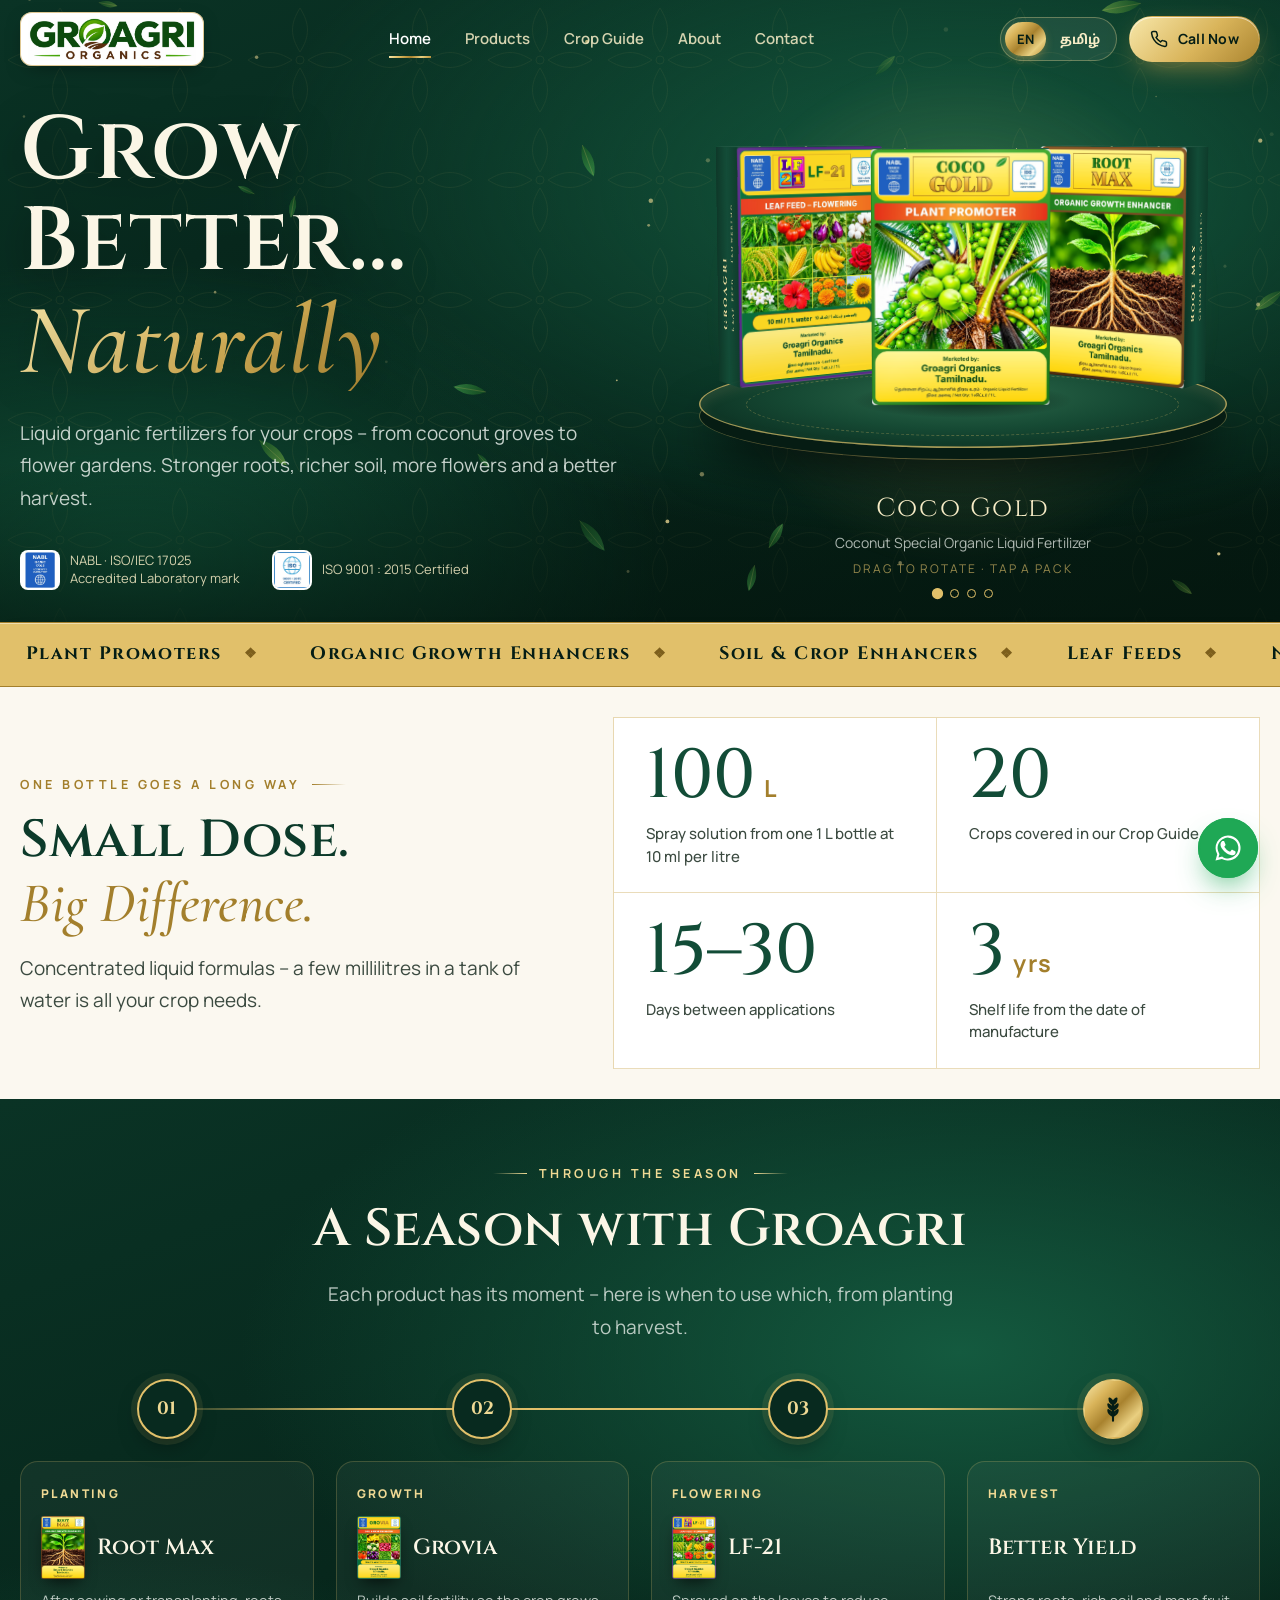
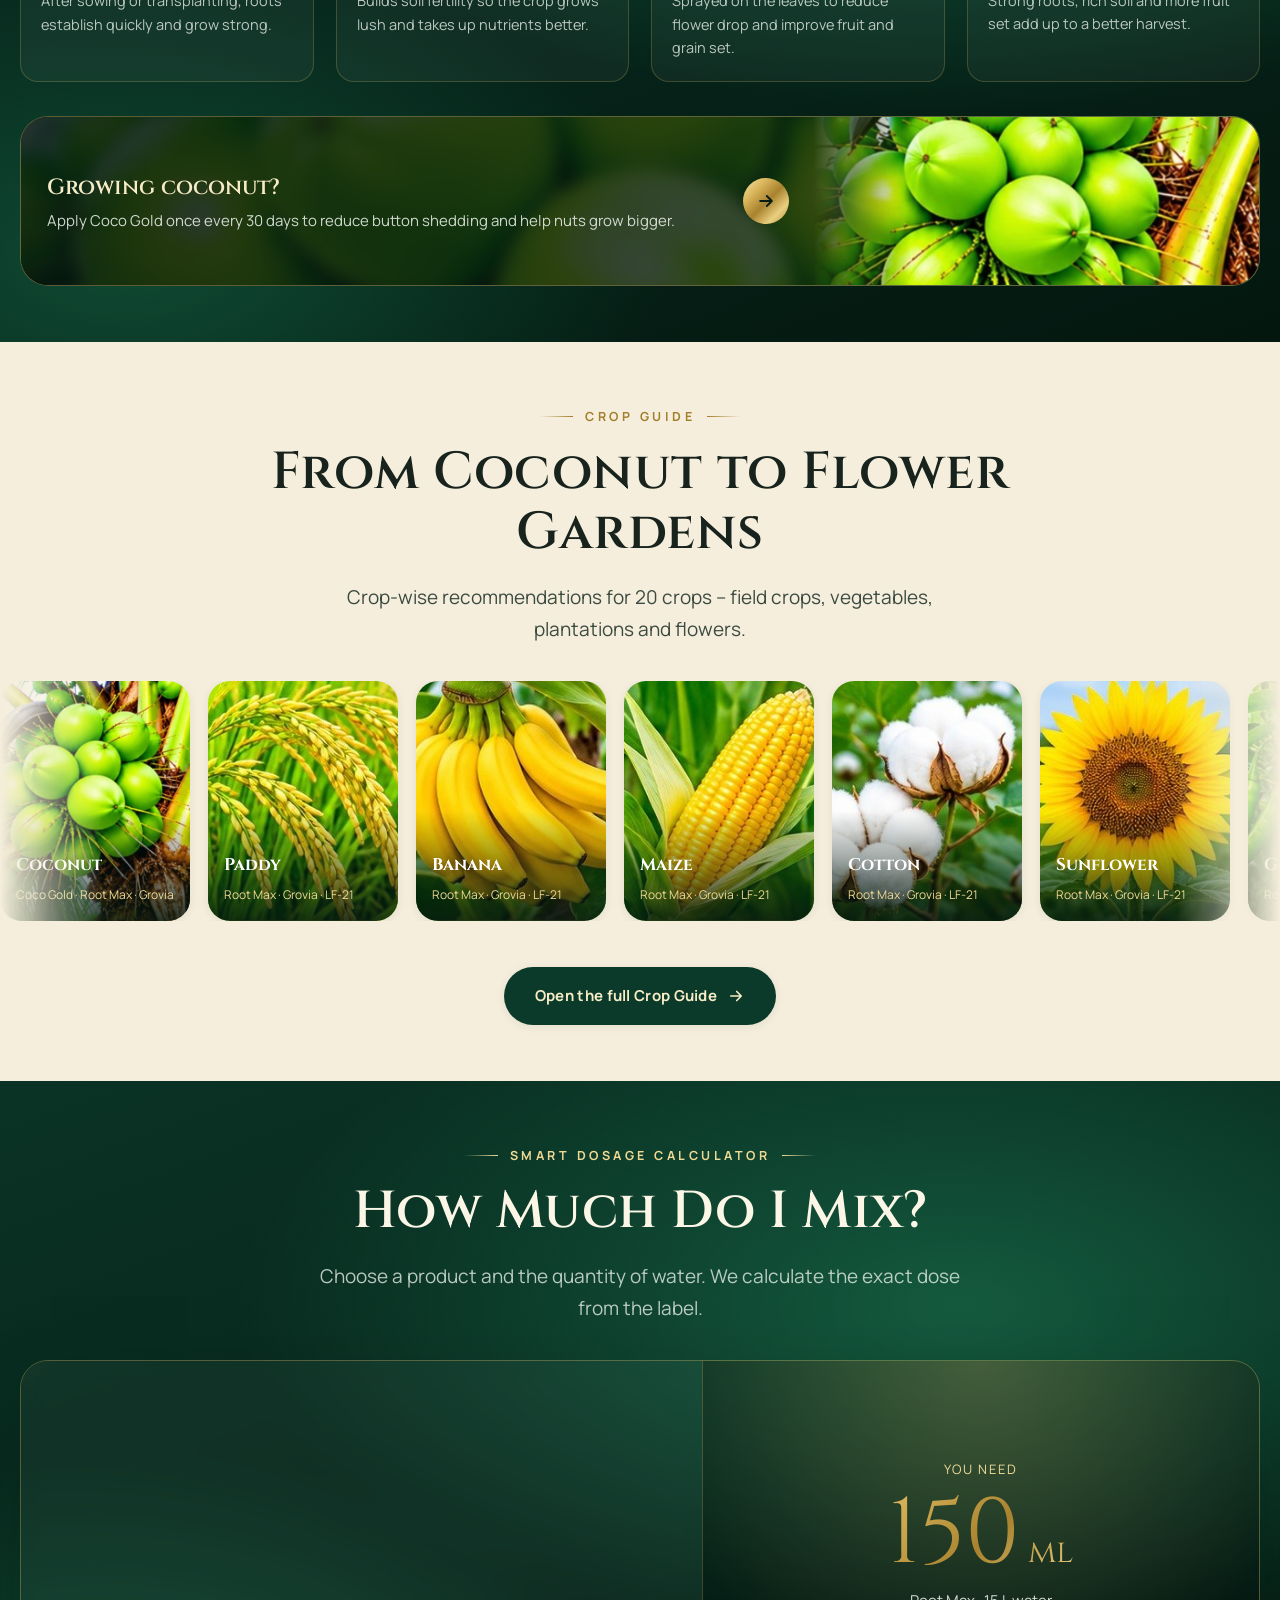
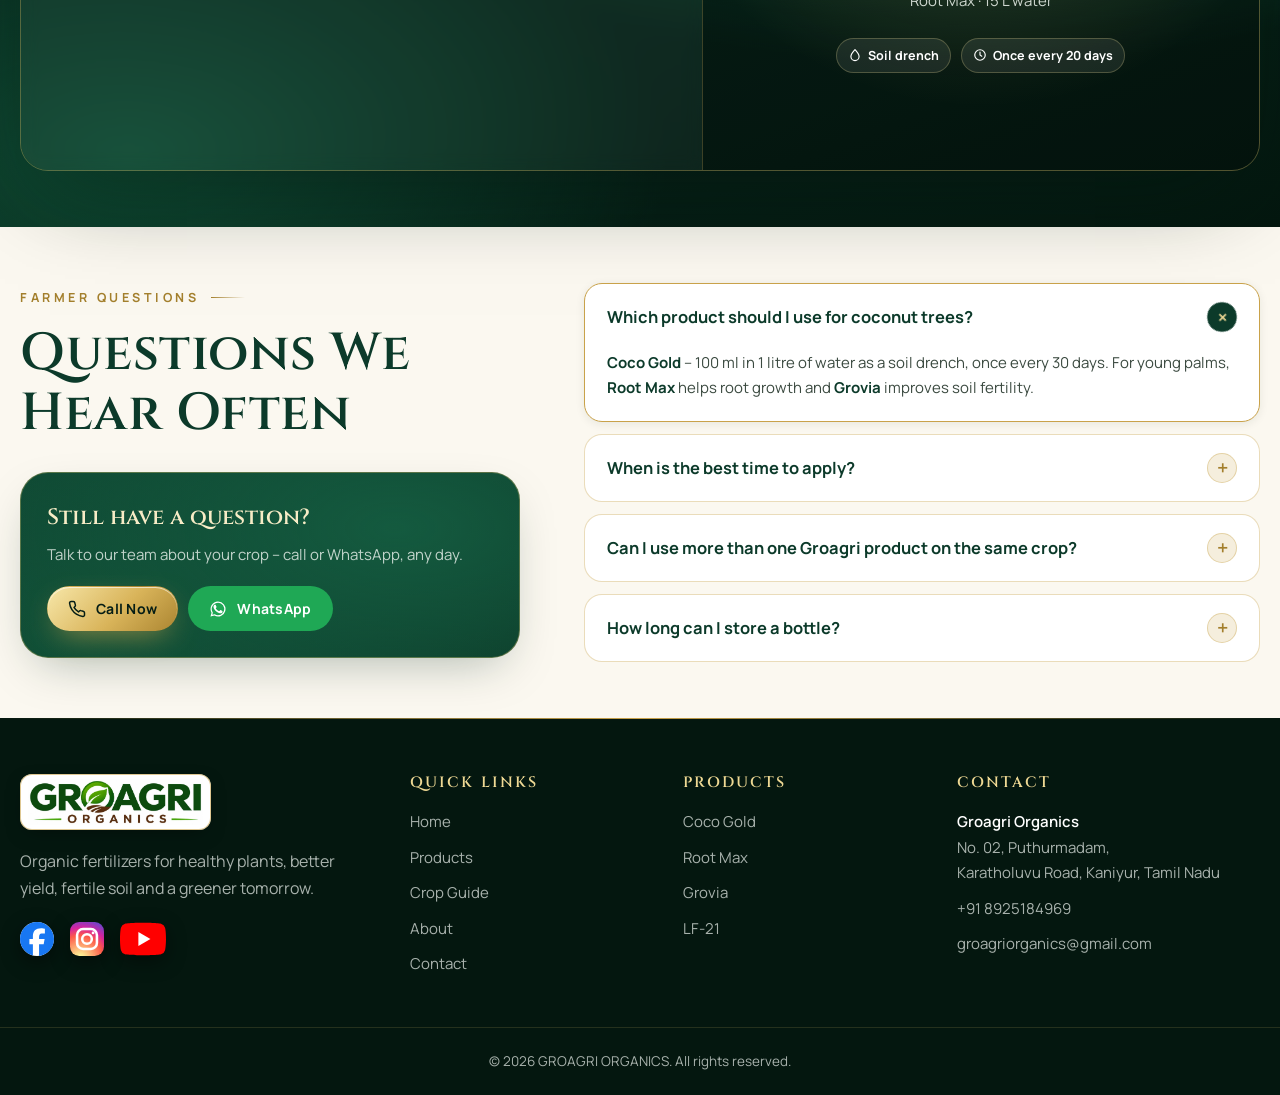
<file: index.html>
<!DOCTYPE html>
<html lang="en" class="no-js">
<head>
  <meta charset="UTF-8">
  <meta name="viewport" content="width=device-width, initial-scale=1.0, viewport-fit=cover">
  <title>GROAGRI ORGANICS | Liquid Organic Fertilizers – Tamil Nadu</title>
  <meta name="description" content="GROAGRI ORGANICS, Tamil Nadu – Coco Gold, Root Max, Grovia and LF-21 liquid organic fertilizers for coconut, field crops, vegetables and flowers.">
  <meta name="theme-color" content="#082a1f">
  <meta name="robots" content="index, follow, max-image-preview:large">
  <link rel="canonical" href="https://www.groagriorganics.in/">
  <meta property="og:type" content="website">
  <meta property="og:site_name" content="GROAGRI ORGANICS">
  <meta property="og:locale" content="en_IN">
  <meta property="og:url" content="https://www.groagriorganics.in/">
  <meta property="og:title" content="GROAGRI ORGANICS | Liquid Organic Fertilizers – Tamil Nadu">
  <meta property="og:description" content="GROAGRI ORGANICS, Tamil Nadu – Coco Gold, Root Max, Grovia and LF-21 liquid organic fertilizers for coconut, field crops, vegetables and flowers.">
  <meta property="og:image" content="https://www.groagriorganics.in/images/banner.jpg">
  <meta name="twitter:card" content="summary_large_image">
  <link rel="icon" href="images/groagri.ico" type="image/x-icon">
  <link rel="preconnect" href="https://fonts.googleapis.com">
  <link rel="preconnect" href="https://fonts.gstatic.com" crossorigin>
  <link href="https://fonts.googleapis.com/css2?family=Cinzel:wght@500;600;700&family=Cormorant+Garamond:ital,wght@1,500;1,600&family=Manrope:wght@400;500;600;700;800&family=Noto+Sans+Tamil:wght@400;500;600;700&family=Noto+Serif+Tamil:wght@500;600;700&display=swap" rel="stylesheet">
  <link rel="preload" as="image" href="images/packs/root-max.jpg">
  <link rel="stylesheet" href="css/style.css">
  <script type="application/ld+json">
  {
    "@context": "https://schema.org",
    "@type": "Organization",
    "name": "GROAGRI ORGANICS",
    "url": "https://www.groagriorganics.in/",
    "logo": "https://www.groagriorganics.in/images/logo.png",
    "email": "groagriorganics@gmail.com",
    "telephone": "+91-8925184969",
    "sameAs": [
      "https://www.facebook.com/groagriorganics",
      "https://www.instagram.com/groagriorganics",
      "https://www.youtube.com/@groagriorganics"
    ],
    "contactPoint": {
      "@type": "ContactPoint",
      "telephone": "+91-8925184969",
      "contactType": "customer service",
      "areaServed": "IN",
      "availableLanguage": [
        "English",
        "Tamil"
      ]
    }
  }
  </script>
  <script type="application/ld+json">
  {
    "@context": "https://schema.org",
    "@type": "FAQPage",
    "mainEntity": [
      { "@type": "Question", "name": "Which product should I use for coconut trees?", "acceptedAnswer": { "@type": "Answer", "text": "Coco Gold – 100 ml in 1 litre of water as a soil drench, once every 30 days. For young palms, Root Max helps root growth and Grovia improves soil fertility." } },
      { "@type": "Question", "name": "When is the best time to apply?", "acceptedAnswer": { "@type": "Answer", "text": "Early morning or evening. Shake the bottle well and mix the dose in clean water. Root Max, Grovia and Coco Gold go to the root zone; LF-21 is sprayed on the leaves." } },
      { "@type": "Question", "name": "Can I use more than one Groagri product on the same crop?", "acceptedAnswer": { "@type": "Answer", "text": "Yes. For most crops in our Crop Guide we recommend Root Max and Grovia at the root zone, and LF-21 on the leaves at flowering." } },
      { "@type": "Question", "name": "How long can I store a bottle?", "acceptedAnswer": { "@type": "Answer", "text": "3 years from the date of manufacture. Keep it in a cool, dry place away from sunlight, and out of reach of children and pets." } }
    ]
  }
  </script>
</head>
<body data-page="home" data-title="meta.title.home">

<main>
  <!-- ============ HERO ============ -->
  <section class="hero">
    <canvas id="particles" aria-hidden="true"></canvas>
    <div class="container">
      <div class="hero-copy">
        <h1 class="reveal" style="--rd:.08s" data-i18n-html="hero.title">Grow Better…<br><em>Naturally</em></h1>
        <p class="lead reveal" style="--rd:.16s" data-i18n="hero.lead">Liquid organic fertilizers for every stage of your crop.</p>
        <div class="trust-row reveal" style="--rd:.24s">
          <div class="trust-item"><img src="images/badges/nabl.png" alt="NABL ISO/IEC 17025" width="40" height="40"><span data-i18n="trust.nabl"></span></div>
          <div class="trust-item"><img src="images/badges/iso.png" alt="ISO 9001:2015" width="40" height="40"><span data-i18n="trust.iso"></span></div>
        </div>
      </div>

      <div class="stage reveal" id="stage" style="--rd:.2s" aria-roledescription="carousel" aria-label="Groagri products">
        <div class="stage-glow"></div>
        <div class="ring"></div>
        <div class="pedestal" aria-hidden="true"></div>
        <div class="stage-caption" aria-live="polite">
          <div class="name"></div>
          <div class="type"></div>
          <div class="hint" data-i18n="hero.drag">Drag to rotate</div>
          <div class="stage-dots"></div>
        </div>
      </div>
    </div>
  </section>

  <!-- ============ CATEGORY RIBBON ============ -->
  <div class="marquee" aria-hidden="true">
    <div class="marquee-track">
      <span class="marquee-item" data-i18n="cat.1"></span><span class="marquee-item" data-i18n="cat.2"></span>
      <span class="marquee-item" data-i18n="cat.3"></span><span class="marquee-item" data-i18n="cat.4"></span>
      <span class="marquee-item" data-i18n="tagline"></span>
      <span class="marquee-item" data-i18n="cat.1"></span><span class="marquee-item" data-i18n="cat.2"></span>
      <span class="marquee-item" data-i18n="cat.3"></span><span class="marquee-item" data-i18n="cat.4"></span>
      <span class="marquee-item" data-i18n="tagline"></span>
    </div>
  </div>

  <!-- ============ STATS ============ -->
  <section class="section stats-band">
    <div class="container stats-wrap">
      <div class="stats-intro reveal">
        <span class="eyebrow" data-i18n="stats.eyebrow">One Bottle Goes a Long Way</span>
        <h2 data-i18n-html="stats.title">Small Dose.<br><em>Big Difference.</em></h2>
        <p class="lead" data-i18n="stats.lead">Concentrated liquid formulas – a few millilitres in a tank of water is all your crop needs.</p>
      </div>
      <div class="stats-grid">
        <div class="stat reveal"><div class="num"><span data-count="100">100</span><small>L</small></div><p data-i18n="stats.s1">Spray solution from one 1 L bottle at 10 ml per litre</p></div>
        <div class="stat reveal" style="--rd:.08s"><div class="num"><span data-count="20">20</span></div><p data-i18n="stats.s2">Crops covered in our Crop Guide</p></div>
        <div class="stat reveal" style="--rd:.16s"><div class="num"><span>15–30</span></div><p data-i18n="stats.s3">Days between applications</p></div>
        <div class="stat reveal" style="--rd:.24s"><div class="num"><span data-count="3">3</span><small data-i18n="stats.yrs">yrs</small></div><p data-i18n="stats.s4">Shelf life from the date of manufacture</p></div>
      </div>
    </div>
  </section>

  <!-- ============ SEASON TIMELINE ============ -->
  <section class="section section-dark season">
    <div class="container">
      <div class="section-head reveal">
        <span class="eyebrow" data-i18n="season.eyebrow">Through the Season</span>
        <h2 style="color:#fbf6e6" data-i18n="season.title">A Season with Groagri</h2>
        <p class="lead" data-i18n="season.lead">Each product has its moment – here is when to use which, from planting to harvest.</p>
      </div>
      <ol class="timeline">
        <li class="stage-step reveal">
          <div class="node"><span>01</span></div>
          <div class="step-card">
            <div class="step-k" data-i18n="season.s1.k">Planting</div>
            <a class="step-prod" href="root-max.html"><img src="images/packs/root-max.jpg" alt="" width="44" height="63" loading="lazy"><b>Root Max</b></a>
            <p data-i18n="season.s1.d">After sowing or transplanting, roots establish quickly and grow strong.</p>
          </div>
        </li>
        <li class="stage-step reveal" style="--rd:.1s">
          <div class="node"><span>02</span></div>
          <div class="step-card">
            <div class="step-k" data-i18n="season.s2.k">Growth</div>
            <a class="step-prod" href="grovia.html"><img src="images/packs/grovia.jpg" alt="" width="44" height="63" loading="lazy"><b>Grovia</b></a>
            <p data-i18n="season.s2.d">Builds soil fertility so the crop grows lush and takes up nutrients better.</p>
          </div>
        </li>
        <li class="stage-step reveal" style="--rd:.2s">
          <div class="node"><span>03</span></div>
          <div class="step-card">
            <div class="step-k" data-i18n="season.s3.k">Flowering</div>
            <a class="step-prod" href="lf-21.html"><img src="images/packs/lf-21.jpg" alt="" width="44" height="63" loading="lazy"><b>LF-21</b></a>
            <p data-i18n="season.s3.d">Sprayed on the leaves to reduce flower drop and improve fruit and grain set.</p>
          </div>
        </li>
        <li class="stage-step is-harvest reveal" style="--rd:.3s">
          <div class="node"><svg viewBox="0 0 24 24" fill="none" stroke="currentColor" stroke-width="1.8" stroke-linecap="round" stroke-linejoin="round"><path d="M12 22V8M12 8c-2-1-3-3-3-5 2 1 3 3 3 5zM12 8c2-1 3-3 3-5-2 1-3 3-3 5zM12 13c-2-1-4-2-4-5 2 1 4 2 4 5zM12 13c2-1 4-2 4-5-2 1-4 2-4 5zM12 18c-2-1-4-2-4-5 2 1 4 2 4 5zM12 18c2-1 4-2 4-5-2 1-4 2-4 5z"/></svg></div>
          <div class="step-card">
            <div class="step-k" data-i18n="season.s4.k">Harvest</div>
            <h3 data-i18n="p2.t">Better Yield</h3>
            <p data-i18n="season.s4.d">Strong roots, rich soil and more fruit set add up to a better harvest.</p>
          </div>
        </li>
      </ol>

      <a class="coco-callout reveal" href="coco-gold.html">
        <div class="cc-img" style="background-image:url(images/crops/coconut.jpg)"></div>
        <div class="cc-bg" style="background-image:url(images/crops/coconut.jpg)" aria-hidden="true"></div>
        <div class="cc-body">
          <b data-i18n="season.coco.t">Growing coconut?</b>
          <p data-i18n="season.coco.d">Apply Coco Gold once every 30 days to reduce button shedding and help nuts grow bigger.</p>
        </div>
        <span class="cc-go"><svg viewBox="0 0 24 24" fill="none" stroke="currentColor" stroke-width="2.2" stroke-linecap="round" stroke-linejoin="round"><path d="M5 12h14M13 6l6 6-6 6"/></svg></span>
      </a>
    </div>
  </section>

  <!-- ============ CROPS ============ -->
  <section class="section section-cream">
    <div class="container">
      <div class="section-head reveal">
        <span class="eyebrow" data-i18n="cropsTeaser.eyebrow">Crop Guide</span>
        <h2 data-i18n="cropsTeaser.title">From Coconut to Flower Gardens</h2>
        <p class="lead" data-i18n="cropsTeaser.lead"></p>
      </div>
    </div>
    <div class="crop-strip marquee-host" id="crop-strip"></div>
    <div style="text-align:center;margin-top:46px" class="reveal">
      <a href="crop-guide.html" class="btn btn-dark"><span data-i18n="cropsTeaser.btn">Open the full Crop Guide</span>
        <svg viewBox="0 0 24 24" fill="none" stroke="currentColor" stroke-width="2.2" stroke-linecap="round" stroke-linejoin="round"><path d="M5 12h14M13 6l6 6-6 6"/></svg></a>
    </div>
  </section>

  <!-- ============ CALCULATOR ============ -->
  <section class="section section-dark">
    <div class="container">
      <div class="section-head reveal">
        <span class="eyebrow" data-i18n="calc.eyebrow">Smart Dosage Calculator</span>
        <h2 style="color:#fbf6e6" data-i18n="calc.title">How Much Do I Mix?</h2>
        <p class="lead" data-i18n="calc.lead"></p>
      </div>
      <div class="calc reveal" id="calc">
        <div class="calc-form">
          <label class="lbl" data-i18n="calc.product">Product</label>
          <div class="prod-pick"></div>
          <label class="lbl" for="calc-l" data-i18n="calc.water">Water (litres)</label>
          <div class="range-row">
            <input type="range" min="1" max="500" step="1" value="15" aria-label="Water (litres)">
            <input type="number" id="calc-l" min="1" max="1000" value="15" inputmode="numeric">
          </div>
          <div class="quick"><span data-i18n="calc.tank">Quick picks</span>
            <button type="button" data-l="1">1 L</button><button type="button" data-l="10">10 L</button>
            <button type="button" data-l="15">15 L</button><button type="button" data-l="100">100 L</button><button type="button" data-l="200">200 L</button>
          </div>
        </div>
        <div class="calc-out" aria-live="polite">
          <div class="k" data-i18n="calc.need">You need</div>
          <div class="big"></div>
          <div class="sub"></div>
          <div class="meta"></div>
        </div>
      </div>
    </div>
  </section>

  <!-- ============ FAQ ============ -->
  <section class="section">
    <div class="container faq-wrap">
      <div class="faq-side reveal">
        <span class="eyebrow" data-i18n="faq.eyebrow">Farmer Questions</span>
        <h2 data-i18n="faq.title">Questions We Hear Often</h2>
        <div class="help-card">
          <b data-i18n="faq.help.t">Still have a question?</b>
          <p data-i18n="faq.help.d">Talk to our team about your crop – call or WhatsApp, any day.</p>
          <div class="help-actions">
            <a class="btn btn-gold btn-sm" href="tel:+918925184969"><svg viewBox="0 0 24 24" fill="none" stroke="currentColor" stroke-width="2" stroke-linecap="round" stroke-linejoin="round"><path d="M22 16.9v3a2 2 0 0 1-2.2 2 19.8 19.8 0 0 1-8.6-3.1 19.5 19.5 0 0 1-6-6A19.8 19.8 0 0 1 2.1 4.2 2 2 0 0 1 4.1 2h3a2 2 0 0 1 2 1.7c.1 1 .4 1.9.7 2.8a2 2 0 0 1-.5 2.1L8 9.9a16 16 0 0 0 6 6l1.3-1.3a2 2 0 0 1 2.1-.4c.9.3 1.8.6 2.8.7a2 2 0 0 1 1.7 2z"/></svg><span data-i18n="nav.call">Call Now</span></a>
            <a class="btn btn-wa btn-sm" href="https://wa.me/918925184969" target="_blank" rel="noopener"><svg viewBox="0 0 24 24" fill="currentColor"><path d="M17.5 14.4c-.3-.1-1.8-.9-2-1-.3-.1-.5-.1-.7.1-.2.3-.8 1-.9 1.2-.2.2-.3.2-.6.1-.3-.1-1.3-.5-2.4-1.5-.9-.8-1.5-1.8-1.7-2.1-.2-.3 0-.5.1-.6l.4-.5c.2-.2.2-.3.3-.5.1-.2 0-.4 0-.5l-.9-2.2c-.2-.6-.5-.5-.7-.5h-.6c-.2 0-.5.1-.8.4-.3.3-1 1-1 2.5s1.1 2.9 1.2 3.1c.1.2 2.1 3.2 5.1 4.5 2.5 1 3 .8 3.6.8.6-.1 1.8-.7 2-1.4.2-.7.2-1.3.2-1.4-.1-.2-.3-.3-.6-.4zM12 2a10 10 0 0 0-8.6 15l-1.4 5 5.1-1.3A10 10 0 1 0 12 2zm0 18.3c-1.5 0-3-.4-4.3-1.2l-.3-.2-3 .8.8-2.9-.2-.3A8.3 8.3 0 1 1 12 20.3z"/></svg>WhatsApp</a>
          </div>
        </div>
      </div>
      <div class="faq-list reveal" style="--rd:.1s">
        <details class="faq" name="faq" open><summary><span data-i18n="faq.q1">Which product should I use for coconut trees?</span></summary><div class="faq-a" data-i18n-html="faq.a1"><b>Coco Gold</b> – 100 ml in 1 litre of water as a soil drench, once every 30 days. For young palms, <b>Root Max</b> helps root growth and <b>Grovia</b> improves soil fertility.</div></details>
        <details class="faq" name="faq"><summary><span data-i18n="faq.q2">When is the best time to apply?</span></summary><div class="faq-a" data-i18n-html="faq.a2">Early morning or evening. Shake the bottle well and mix the dose in clean water. Root Max, Grovia and Coco Gold go to the root zone; LF-21 is sprayed on the leaves.</div></details>
        <details class="faq" name="faq"><summary><span data-i18n="faq.q3">Can I use more than one Groagri product on the same crop?</span></summary><div class="faq-a" data-i18n-html="faq.a3">Yes. For most crops in our Crop Guide we recommend Root Max and Grovia at the root zone, and LF-21 on the leaves at flowering. See the <a href="crop-guide.html">Crop Guide</a> for your crop.</div></details>
        <details class="faq" name="faq"><summary><span data-i18n="faq.q4">How long can I store a bottle?</span></summary><div class="faq-a" data-i18n-html="faq.a4">3 years from the date of manufacture. Keep it in a cool, dry place away from sunlight, and out of reach of children and pets.</div></details>
      </div>
    </div>
  </section>

</main>

<script src="js/data.js"></script>
<script src="js/i18n.js"></script>
<script src="js/main.js"></script>
</body>
</html>
</file>
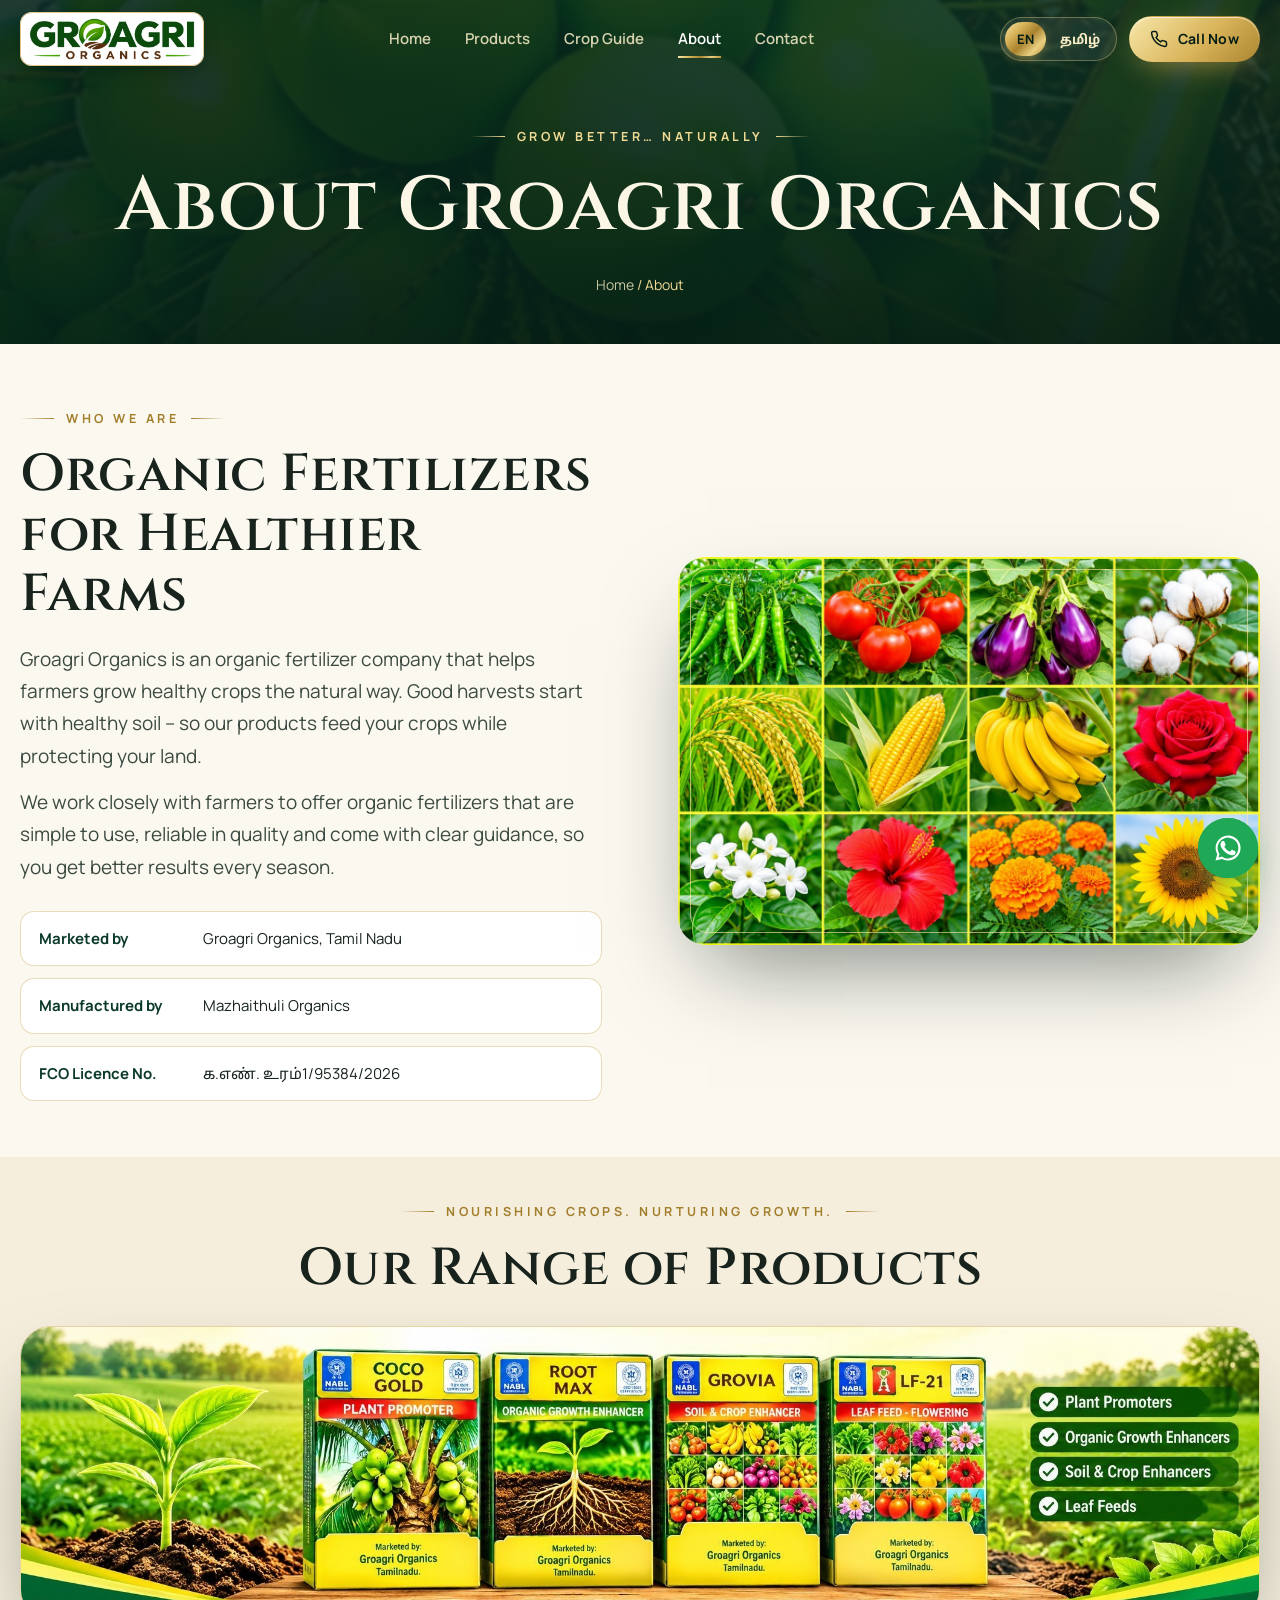
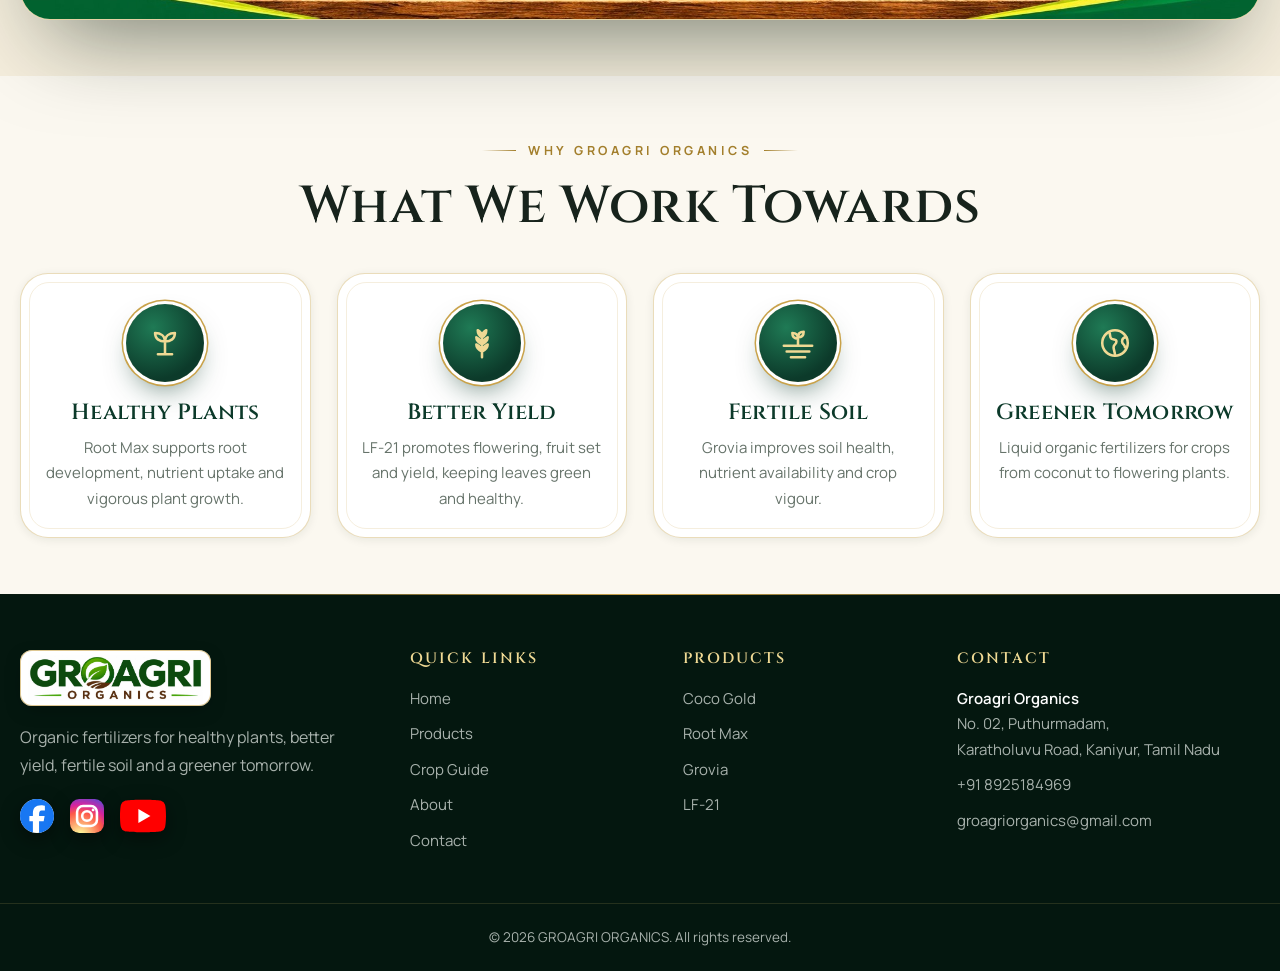
<file: about.html>
<!DOCTYPE html>
<html lang="en" class="no-js">
<head>
  <meta charset="UTF-8">
  <meta name="viewport" content="width=device-width, initial-scale=1.0, viewport-fit=cover">
  <title>About GROAGRI ORGANICS – Liquid Organic Fertilizers, Tamil Nadu</title>
  <meta name="description" content="About GROAGRI ORGANICS, Tamil Nadu – marketer of Coco Gold, Root Max, Grovia and LF-21 liquid organic fertilizers.">
  <meta name="theme-color" content="#082a1f">
  <meta name="robots" content="index, follow, max-image-preview:large">
  <link rel="canonical" href="https://www.groagriorganics.in/about.html">
  <meta property="og:type" content="website">
  <meta property="og:site_name" content="GROAGRI ORGANICS">
  <meta property="og:locale" content="en_IN">
  <meta property="og:url" content="https://www.groagriorganics.in/about.html">
  <meta property="og:title" content="About GROAGRI ORGANICS – Liquid Organic Fertilizers, Tamil Nadu">
  <meta property="og:description" content="About GROAGRI ORGANICS, Tamil Nadu – marketer of Coco Gold, Root Max, Grovia and LF-21 liquid organic fertilizers.">
  <meta property="og:image" content="https://www.groagriorganics.in/images/banner.jpg">
  <meta name="twitter:card" content="summary_large_image">
  <link rel="icon" href="images/groagri.ico" type="image/x-icon">
  <link rel="preconnect" href="https://fonts.googleapis.com">
  <link rel="preconnect" href="https://fonts.gstatic.com" crossorigin>
  <link href="https://fonts.googleapis.com/css2?family=Cinzel:wght@500;600;700&family=Cormorant+Garamond:ital,wght@1,500;1,600&family=Manrope:wght@400;500;600;700;800&family=Noto+Sans+Tamil:wght@400;500;600;700&family=Noto+Serif+Tamil:wght@500;600;700&display=swap" rel="stylesheet">
  <link rel="stylesheet" href="css/style.css">
</head>
<body data-page="about" data-title="meta.title.about">

<main>
  <section class="page-banner">
    <div class="bg" style="background-image:url(images/crops/coconut.jpg)"></div>
    <div class="container">
      <span class="eyebrow" data-i18n="slogan">Grow Better… Naturally</span>
      <h1 data-i18n="about.banner.title">About Groagri Organics</h1>
      <div class="crumbs"><a href="index.html" data-i18n="nav.home">Home</a> / <span data-i18n="nav.about">About</span></div>
    </div>
  </section>

  <section class="section">
    <div class="container split">
      <div class="reveal">
        <span class="eyebrow" data-i18n="about.eyebrow">Who We Are</span>
        <h2 data-i18n="about.title">Organic Fertilizers for Healthier Farms</h2>
        <p class="lead" style="margin-top:18px" data-i18n="about.p1"></p>
        <p class="lead" style="margin-top:14px" data-i18n="about.p2"></p>
        <ul class="facts">
          <li><b data-i18n="prod.mktBy">Marketed by</b><span>Groagri Organics, Tamil Nadu</span></li>
          <li><b data-i18n="prod.mfgBy">Manufactured by</b><span>Mazhaithuli Organics</span></li>
          <li><b data-i18n="prod.licence">FCO Licence No.</b><span>க.எண். உரம்1/95384/2026</span></li>
        </ul>
      </div>
      <div class="frame-img reveal" style="--rd:.1s"><img src="images/crops/lf21-crops.jpg" alt="Crops supported by Groagri products" loading="lazy"></div>
    </div>
  </section>

  <section class="section section-cream section-tight">
    <div class="container">
      <div class="section-head reveal">
        <span class="eyebrow" data-i18n="tagline">Nourishing Crops. Nurturing Growth.</span>
        <h2 data-i18n="about.range">Our Range of Products</h2>
      </div>
      <div class="banner-showcase reveal"><img src="images/banner-range.jpg" alt="Coco Gold, Root Max, Grovia and LF-21 liquid organic fertilizers" loading="lazy"></div>
    </div>
  </section>

  <section class="section">
    <div class="container">
      <div class="section-head reveal">
        <span class="eyebrow" data-i18n="pillars.eyebrow">Why Groagri Organics</span>
        <h2 data-i18n="about.promise">Our Promise</h2>
      </div>
      <div class="grid grid-4">
        <div class="pillar reveal"><div class="medallion"><svg viewBox="0 0 24 24" fill="none" stroke="currentColor" stroke-width="1.8" stroke-linecap="round" stroke-linejoin="round"><path d="M7 20h10M12 20v-9M12 11C12 7 9 5 5 5c0 4 3 6 7 6zM12 11c0-4 3-6 7-6 0 4-3 6-7 6z"/></svg></div><h3 data-i18n="p1.t"></h3><p data-i18n="p1.d"></p></div>
        <div class="pillar reveal" style="--rd:.08s"><div class="medallion"><svg viewBox="0 0 24 24" fill="none" stroke="currentColor" stroke-width="1.8" stroke-linecap="round" stroke-linejoin="round"><path d="M12 22V8M12 8c-2-1-3-3-3-5 2 1 3 3 3 5zM12 8c2-1 3-3 3-5-2 1-3 3-3 5zM12 13c-2-1-4-2-4-5 2 1 4 2 4 5zM12 13c2-1 4-2 4-5-2 1-4 2-4 5zM12 18c-2-1-4-2-4-5 2 1 4 2 4 5zM12 18c2-1 4-2 4-5-2 1-4 2-4 5z"/></svg></div><h3 data-i18n="p2.t"></h3><p data-i18n="p2.d"></p></div>
        <div class="pillar reveal" style="--rd:.16s"><div class="medallion"><svg viewBox="0 0 24 24" fill="none" stroke="currentColor" stroke-width="1.8" stroke-linecap="round" stroke-linejoin="round"><path d="M2 14h20M4 18h16M7 22h10M12 14V6M12 9c-2 0-4-1-4-4 2 0 4 1 4 4zM12 8c2 0 4-1 4-4-2 0-4 1-4 4z"/></svg></div><h3 data-i18n="p3.t"></h3><p data-i18n="p3.d"></p></div>
        <div class="pillar reveal" style="--rd:.24s"><div class="medallion"><svg viewBox="0 0 24 24" fill="none" stroke="currentColor" stroke-width="1.8" stroke-linecap="round" stroke-linejoin="round"><circle cx="12" cy="12" r="9"/><path d="M8 4.5c1 2 0 3.5 1.5 4.5S13 9 13 11s-2 2-2 4 1 3 1 6M20 8c-2 0-3 1-3 3s2 2 2 4"/></svg></div><h3 data-i18n="p4.t"></h3><p data-i18n="p4.d"></p></div>
      </div>
    </div>
  </section>
</main>

<script src="js/data.js"></script>
<script src="js/i18n.js"></script>
<script src="js/main.js"></script>
</body>
</html>
</file>
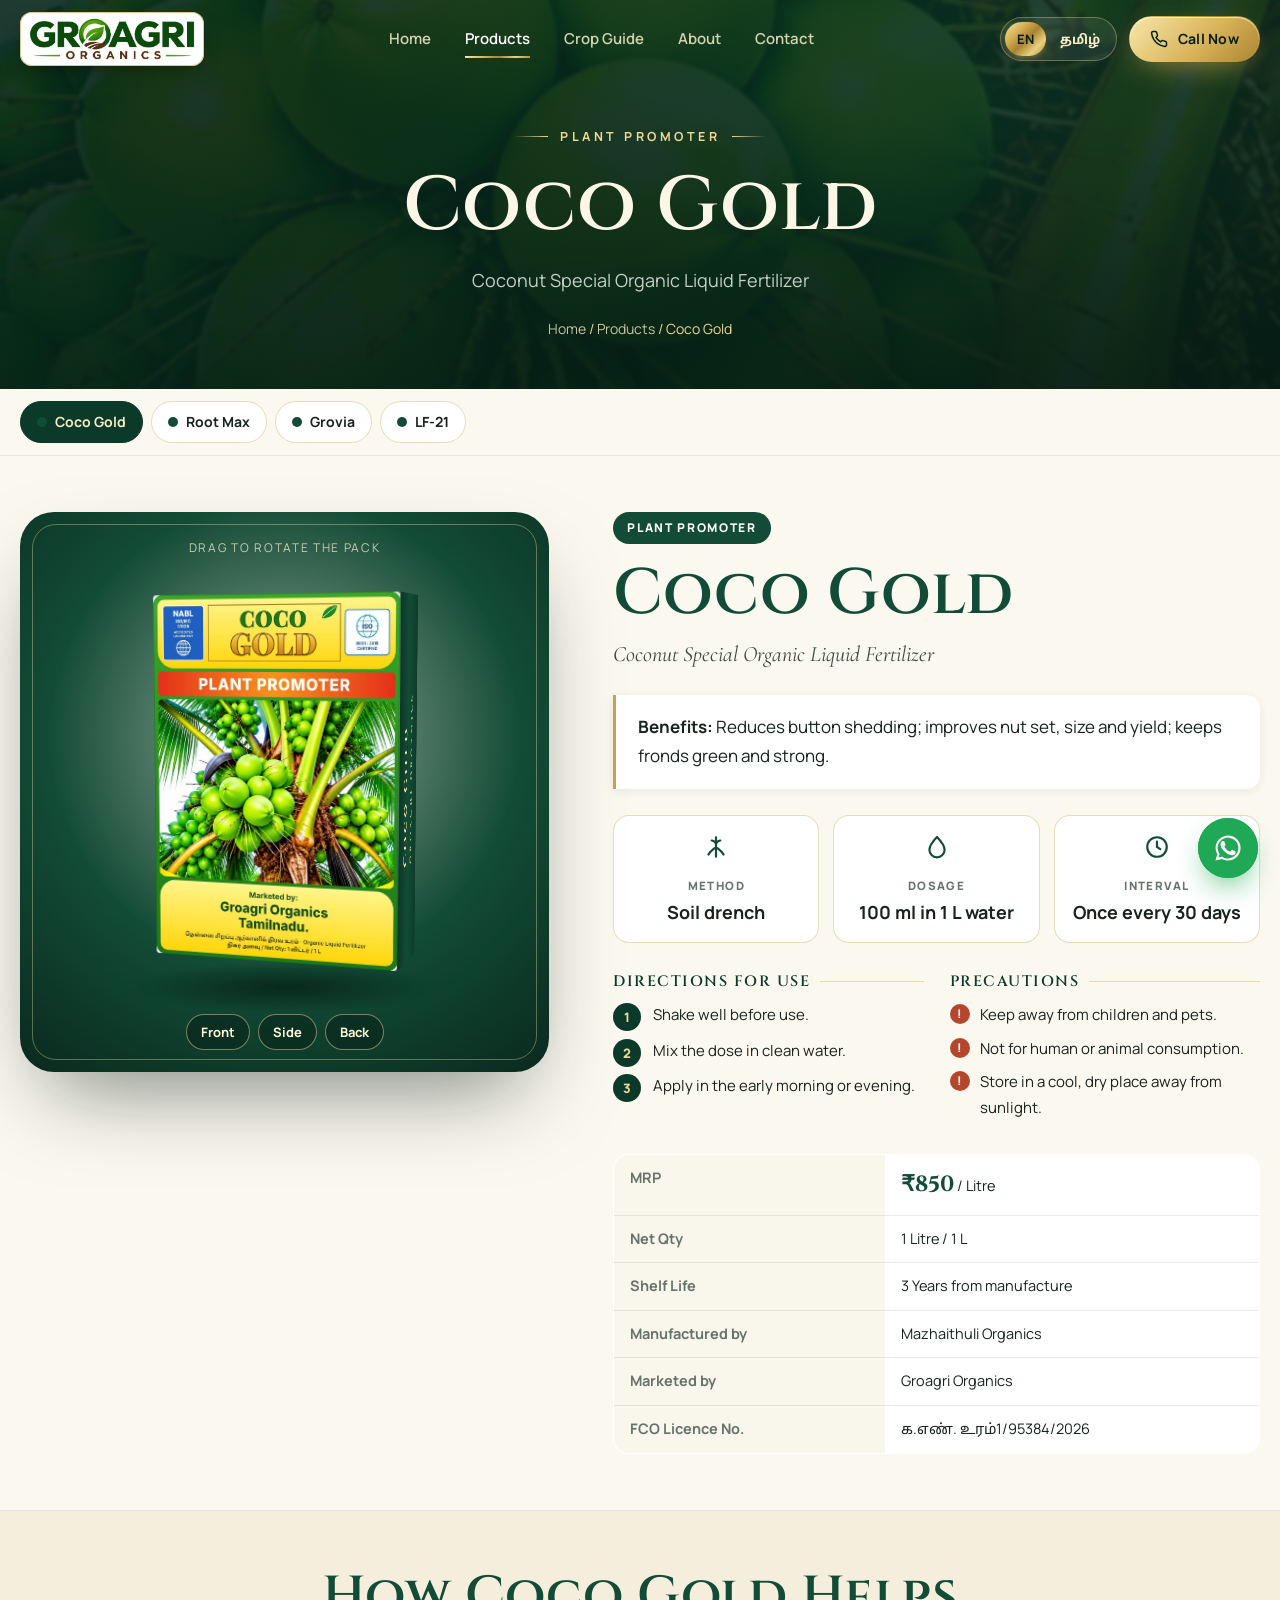
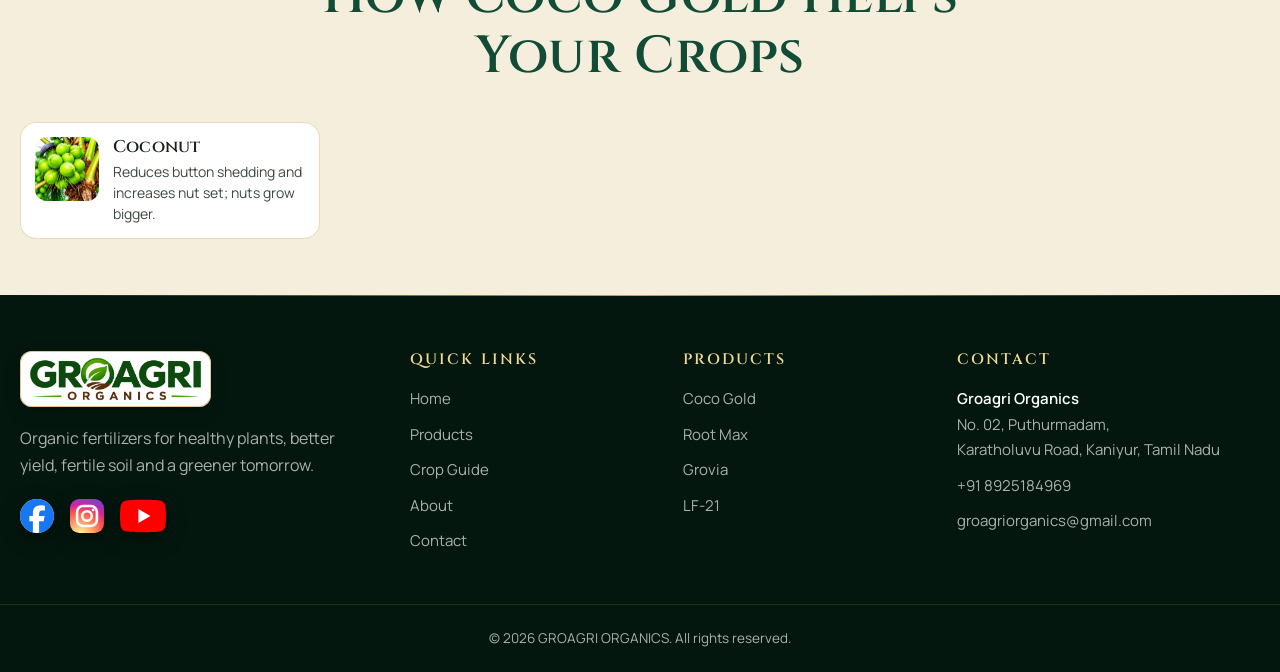
<file: coco-gold.html>
<!DOCTYPE html>
<html lang="en" class="no-js">
<head>
  <meta charset="UTF-8">
  <meta name="viewport" content="width=device-width, initial-scale=1.0, viewport-fit=cover">
  <title>Coco Gold – Organic Liquid Fertilizer for Coconut Trees | GROAGRI ORGANICS</title>
  <meta name="description" content="Coco Gold coconut special organic liquid fertilizer reduces button shedding and improves nut set, nut size and yield. 100 ml per litre as soil drench, every 30 days. 1 L pack, ₹850.">
  <meta name="robots" content="index, follow, max-image-preview:large">
  <link rel="canonical" href="https://www.groagriorganics.in/coco-gold.html">
  <meta name="theme-color" content="#082a1f">
  <meta property="og:type" content="product">
  <meta property="og:site_name" content="GROAGRI ORGANICS">
  <meta property="og:locale" content="en_IN">
  <meta property="og:url" content="https://www.groagriorganics.in/coco-gold.html">
  <meta property="og:title" content="Coco Gold – Coconut Special Organic Liquid Fertilizer">
  <meta property="og:description" content="Coco Gold coconut special organic liquid fertilizer reduces button shedding and improves nut set, nut size and yield. 100 ml per litre as soil drench, every 30 days. 1 L pack, ₹850.">
  <meta property="og:image" content="https://www.groagriorganics.in/images/packs/coco-gold.jpg">
  <meta property="og:image:alt" content="Coco Gold 1 L pack">
  <meta name="twitter:card" content="summary_large_image">
  <link rel="icon" href="images/groagri.ico" type="image/x-icon">
  <link rel="preconnect" href="https://fonts.googleapis.com">
  <link rel="preconnect" href="https://fonts.gstatic.com" crossorigin>
  <link href="https://fonts.googleapis.com/css2?family=Cinzel:wght@500;600;700&family=Cormorant+Garamond:ital,wght@1,500;1,600&family=Manrope:wght@400;500;600;700;800&family=Noto+Sans+Tamil:wght@400;500;600;700&family=Noto+Serif+Tamil:wght@500;600;700&display=swap" rel="stylesheet">
  <link rel="preload" as="image" href="images/packs/coco-gold.jpg">
  <link rel="stylesheet" href="css/style.css">
  <script type="application/ld+json">
  {
    "@context": "https://schema.org",
    "@type": "Product",
    "name": "Coco Gold",
    "description": "Coconut Special Organic Liquid Fertilizer. Reduces button shedding; improves nut set, size and yield; keeps fronds green and strong.",
    "image": [
      "https://www.groagriorganics.in/images/packs/coco-gold.jpg"
    ],
    "sku": "coco-gold",
    "category": "Organic Fertilizer",
    "brand": {
      "@type": "Brand",
      "name": "GROAGRI ORGANICS"
    },
    "manufacturer": {
      "@type": "Organization",
      "name": "Mazhaithuli Organics"
    },
    "offers": {
      "@type": "Offer",
      "url": "https://www.groagriorganics.in/coco-gold.html",
      "price": "850",
      "priceCurrency": "INR",
      "availability": "https://schema.org/InStock",
      "itemCondition": "https://schema.org/NewCondition",
      "seller": {
        "@type": "Organization",
        "name": "GROAGRI ORGANICS"
      }
    }
  }
  </script>
  <script type="application/ld+json">
  {
    "@context": "https://schema.org",
    "@type": "BreadcrumbList",
    "itemListElement": [
      {
        "@type": "ListItem",
        "position": 1,
        "name": "Home",
        "item": "https://www.groagriorganics.in/"
      },
      {
        "@type": "ListItem",
        "position": 2,
        "name": "Products",
        "item": "https://www.groagriorganics.in/products.html"
      },
      {
        "@type": "ListItem",
        "position": 3,
        "name": "Coco Gold",
        "item": "https://www.groagriorganics.in/coco-gold.html"
      }
    ]
  }
  </script>
</head>
<body data-page="products" data-product="coco-gold">

<main>
  <section class="page-banner">
    <div class="bg" style="background-image:url(images/crops/coconut.jpg)"></div>
    <div class="container">
      <span class="eyebrow">Plant Promoter</span>
      <h1>Coco Gold</h1>
      <p id="pd-lead">Coconut Special Organic Liquid Fertilizer</p>
      <nav class="crumbs" aria-label="Breadcrumb"><a href="index.html" data-i18n="nav.home">Home</a> / <a href="products.html" data-i18n="nav.products">Products</a> / <span aria-current="page">Coco Gold</span></nav>
    </div>
  </section>

  <nav class="subnav" aria-label="Products"><div class="container" id="subnav"><a href="coco-gold.html" style="--c:#124c37" class="active" aria-current="page"><i></i>Coco Gold</a><a href="root-max.html" style="--c:#124c37"><i></i>Root Max</a><a href="grovia.html" style="--c:#124c37"><i></i>Grovia</a><a href="lf-21.html" style="--c:#124c37"><i></i>LF-21</a></div></nav>

  <div id="product-list">
    <section class="product-detail" id="coco-gold" style="--c:#124c37"><div class="container">
      <div class="viewer" style="--c:#124c37"><img class="static-pack" src="images/packs/coco-gold.jpg" alt="Coco Gold – Coconut Special Organic Liquid Fertilizer, 1 L pack" width="250" height="360"></div>
      <div class="pd-info">
        <span class="tag">Plant Promoter</span><h2>Coco Gold</h2><div class="type">Coconut Special Organic Liquid Fertilizer</div>
        <div class="benefit"><b>Benefits:</b> Reduces button shedding; improves nut set, size and yield; keeps fronds green and strong.</div>
        <div class="dose-cards"><div class="dose-card"><svg viewBox="0 0 24 24" fill="none" stroke="currentColor" stroke-width="2" stroke-linecap="round" stroke-linejoin="round"><path d="M12 3v9M12 12c-2 2-5 3-7 7M12 12c2 2 5 3 7 7M12 12v9M8 6c1.5 0 3 1 4 3 1-2 2.5-3 4-3"/></svg><small>Method</small><b>Soil drench</b></div><div class="dose-card"><svg viewBox="0 0 24 24" fill="none" stroke="currentColor" stroke-width="2" stroke-linecap="round" stroke-linejoin="round"><path d="M12 2.7S5 10 5 14.5a7 7 0 0 0 14 0C19 10 12 2.7 12 2.7z"/></svg><small>Dosage</small><b>100 ml in 1 L water</b></div><div class="dose-card"><svg viewBox="0 0 24 24" fill="none" stroke="currentColor" stroke-width="2" stroke-linecap="round"><circle cx="12" cy="12" r="9"/><path d="M12 7v5l3 2"/></svg><small>Interval</small><b>Once every 30 days</b></div></div>
        <div class="pd-cols"><div class="pd-block"><h4>Directions for Use</h4><ol class="steps"><li>Shake well before use.</li><li>Mix the dose in clean water.</li><li>Apply in the early morning or evening.</li></ol></div><div class="pd-block"><h4>Precautions</h4><ul class="warn"><li>Keep away from children and pets.</li><li>Not for human or animal consumption.</li><li>Store in a cool, dry place away from sunlight.</li></ul></div></div>
        <table class="pack-table"><tbody><tr><th>MRP</th><td><span class="mrp">₹850</span> / Litre</td></tr><tr><th>Net Qty</th><td>1 Litre / 1 L</td></tr><tr><th>Shelf Life</th><td>3 Years from manufacture</td></tr><tr><th>Manufactured by</th><td>Mazhaithuli Organics</td></tr><tr><th>Marketed by</th><td>Groagri Organics</td></tr><tr><th>FCO Licence No.</th><td>க.எண். உரம்1/95384/2026</td></tr></tbody></table>
      </div>
    </div></section>
    <section class="section pd-crops" style="--c:#124c37"><div class="container">
      <div class="section-head"><h2>How Coco Gold Helps Your Crops</h2></div>
      <div class="crop-uses">
        <a class="crop-use" href="crop-guide.html#coconut"><img src="images/crops/coconut.jpg" alt="Coconut" loading="lazy" width="64" height="64"><div><h3>Coconut</h3><p>Reduces button shedding and increases nut set; nuts grow bigger.</p></div></a>
      </div>
    </div></section>
  </div>
</main>

<script src="js/data.js"></script>
<script src="js/i18n.js"></script>
<script src="js/main.js"></script>
</body>
</html>
</file>
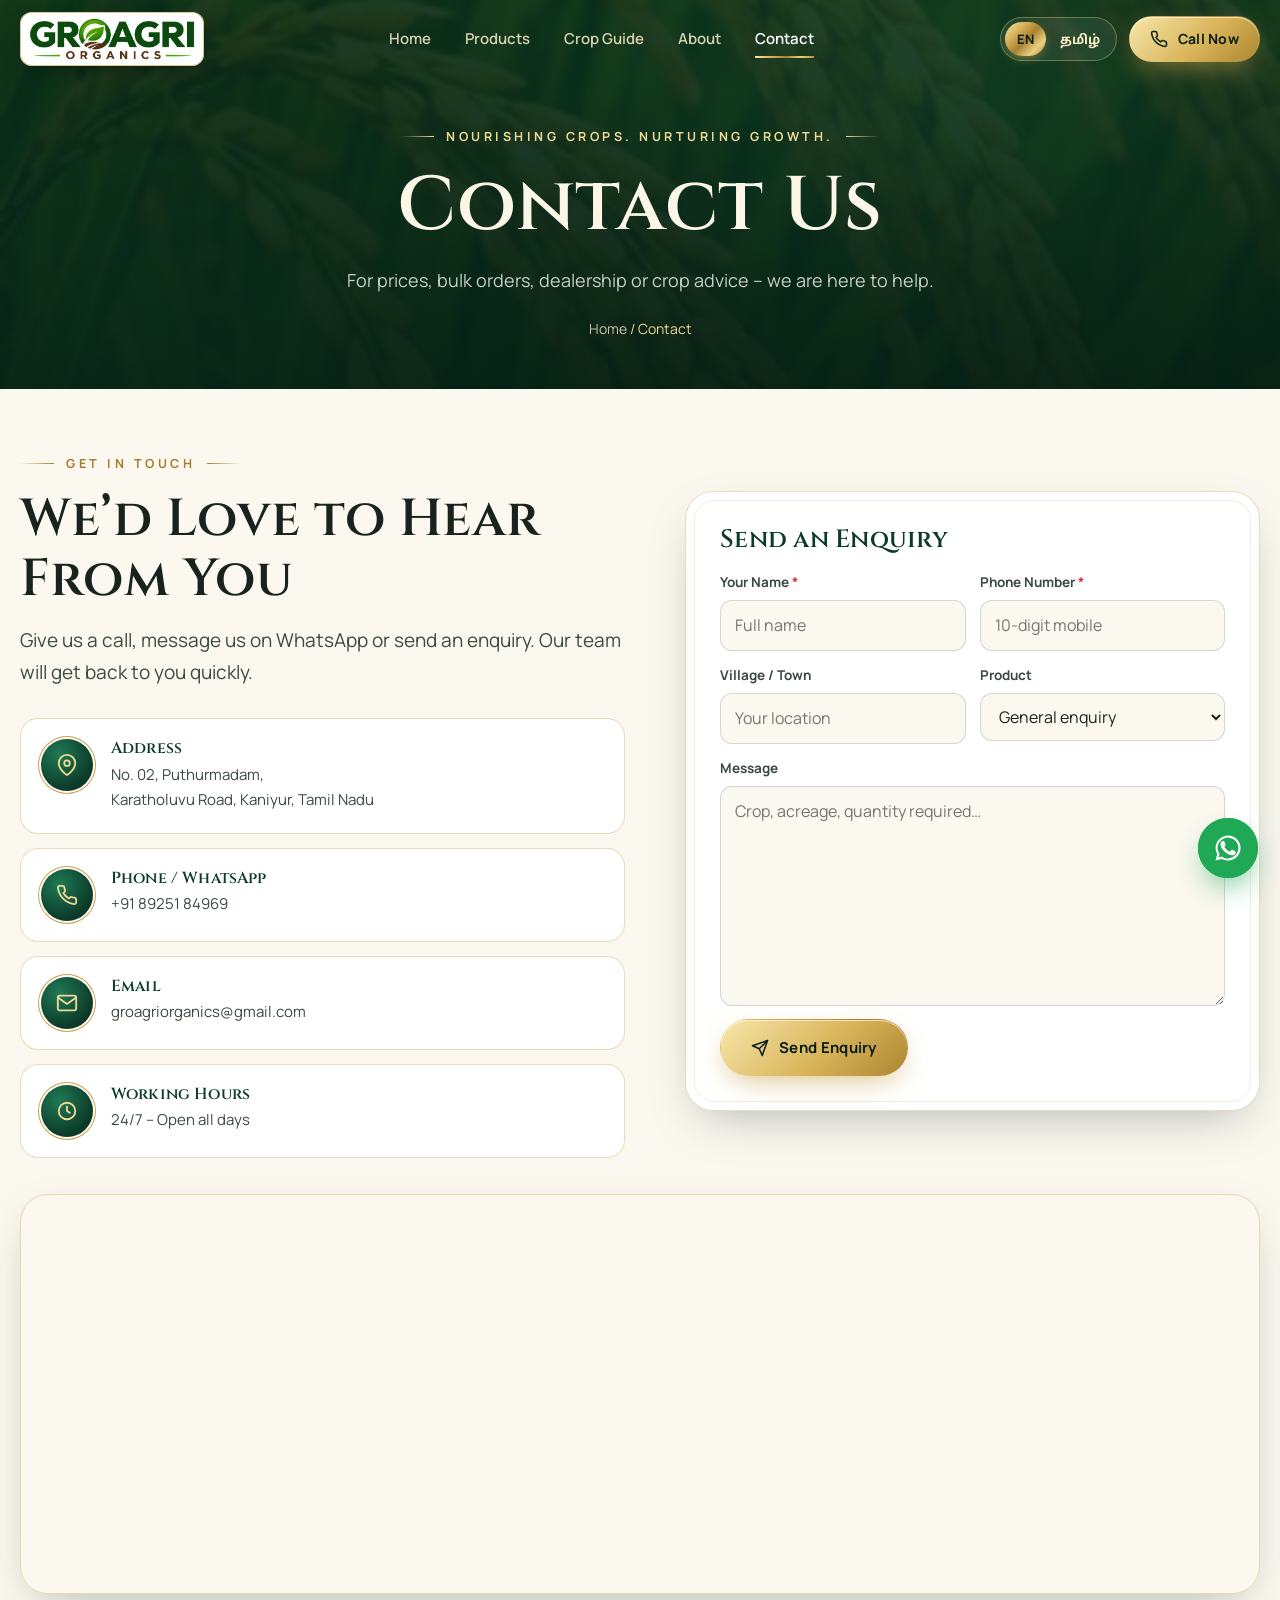
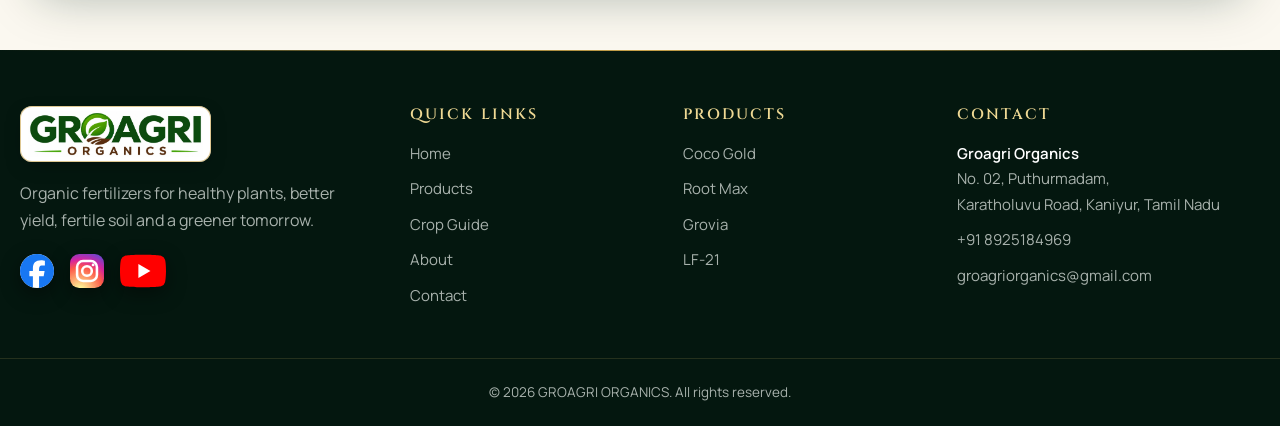
<file: contact.html>
<!DOCTYPE html>
<html lang="en" class="no-js">
<head>
  <meta charset="UTF-8">
  <meta name="viewport" content="width=device-width, initial-scale=1.0, viewport-fit=cover">
  <title>Contact GROAGRI ORGANICS – Prices, Orders &amp; Dealership</title>
  <meta name="description" content="Contact GROAGRI ORGANICS for prices, bulk orders, dealership and crop advice. Call or WhatsApp +91 89251 84969.">
  <meta name="theme-color" content="#082a1f">
  <meta name="robots" content="index, follow, max-image-preview:large">
  <link rel="canonical" href="https://www.groagriorganics.in/contact.html">
  <meta property="og:type" content="website">
  <meta property="og:site_name" content="GROAGRI ORGANICS">
  <meta property="og:locale" content="en_IN">
  <meta property="og:url" content="https://www.groagriorganics.in/contact.html">
  <meta property="og:title" content="Contact GROAGRI ORGANICS – Prices, Orders &amp; Dealership">
  <meta property="og:description" content="Contact GROAGRI ORGANICS for prices, bulk orders, dealership and crop advice. Call or WhatsApp +91 89251 84969.">
  <meta property="og:image" content="https://www.groagriorganics.in/images/banner.jpg">
  <meta name="twitter:card" content="summary_large_image">
  <link rel="icon" href="images/groagri.ico" type="image/x-icon">
  <link rel="preconnect" href="https://fonts.googleapis.com">
  <link rel="preconnect" href="https://fonts.gstatic.com" crossorigin>
  <link href="https://fonts.googleapis.com/css2?family=Cinzel:wght@500;600;700&family=Cormorant+Garamond:ital,wght@1,500;1,600&family=Manrope:wght@400;500;600;700;800&family=Noto+Sans+Tamil:wght@400;500;600;700&family=Noto+Serif+Tamil:wght@500;600;700&display=swap" rel="stylesheet">
  <link rel="stylesheet" href="css/style.css">
</head>
<body data-page="contact" data-title="meta.title.contact">

<main>
  <section class="page-banner">
    <div class="bg" style="background-image:url(images/crops/paddy.jpg)"></div>
    <div class="container">
      <span class="eyebrow" data-i18n="tagline">Nourishing Crops. Nurturing Growth.</span>
      <h1 data-i18n="contact.banner.title">Contact Us</h1>
      <p data-i18n="contact.banner.lead"></p>
      <div class="crumbs"><a href="index.html" data-i18n="nav.home">Home</a> / <span data-i18n="nav.contact">Contact</span></div>
    </div>
  </section>

  <section class="section">
    <div class="container contact-grid">
      <div class="reveal">
        <span class="eyebrow" data-i18n="contact.eyebrow">Get In Touch</span>
        <h2 data-i18n="contact.title">We’d Love to Hear From You</h2>
        <p class="lead" style="margin:14px 0 30px" data-i18n="contact.lead"></p>

        <div class="info-item">
          <span class="medallion"><svg viewBox="0 0 24 24" fill="none" stroke="currentColor" stroke-width="2" stroke-linecap="round" stroke-linejoin="round"><path d="M21 10c0 7-9 13-9 13s-9-6-9-13a9 9 0 0 1 18 0z"/><circle cx="12" cy="10" r="3"/></svg></span>
          <div><h4 data-i18n="contact.address">Address</h4><p data-i18n-html="contact.addressVal"></p></div>
        </div>
        <div class="info-item">
          <span class="medallion"><svg viewBox="0 0 24 24" fill="none" stroke="currentColor" stroke-width="2" stroke-linecap="round" stroke-linejoin="round"><path d="M22 16.9v3a2 2 0 0 1-2.2 2 19.8 19.8 0 0 1-8.6-3.1 19.5 19.5 0 0 1-6-6A19.8 19.8 0 0 1 2.1 4.2 2 2 0 0 1 4.1 2h3a2 2 0 0 1 2 1.7c.1 1 .4 1.9.7 2.8a2 2 0 0 1-.5 2.1L8 9.9a16 16 0 0 0 6 6l1.3-1.3a2 2 0 0 1 2.1-.4c.9.3 1.8.6 2.8.7a2 2 0 0 1 1.7 2z"/></svg></span>
          <div><h4 data-i18n="contact.phone">Phone / WhatsApp</h4><p><a href="tel:+918925184969">+91 89251 84969</a></p></div>
        </div>
        <div class="info-item">
          <span class="medallion"><svg viewBox="0 0 24 24" fill="none" stroke="currentColor" stroke-width="2" stroke-linecap="round" stroke-linejoin="round"><rect x="2" y="4" width="20" height="16" rx="2"/><path d="m22 6-10 7L2 6"/></svg></span>
          <div><h4 data-i18n="contact.email">Email</h4><p><a href="mailto:groagriorganics@gmail.com">groagriorganics@gmail.com</a></p></div>
        </div>
        <div class="info-item">
          <span class="medallion"><svg viewBox="0 0 24 24" fill="none" stroke="currentColor" stroke-width="2" stroke-linecap="round"><circle cx="12" cy="12" r="9"/><path d="M12 7v5l3 2"/></svg></span>
          <div><h4 data-i18n="contact.hours">Working Hours</h4><p data-i18n-html="contact.hoursVal"></p></div>
        </div>
      </div>

      <div class="form-card reveal" style="--rd:.1s">
        <h3 data-i18n="form.title">Send an Enquiry</h3>
        <form id="enquiry-form">
          <div class="form-row">
            <div class="form-group">
              <label for="name" class="req" data-i18n="form.name">Your Name</label>
              <input type="text" id="name" name="name" required autocomplete="name" data-i18n-ph="form.name.ph">
            </div>
            <div class="form-group">
              <label for="phone" class="req" data-i18n="form.phone">Phone Number</label>
              <input type="tel" id="phone" name="phone" required pattern="[6-9][0-9]{9}" minlength="10" maxlength="10" inputmode="numeric" autocomplete="tel-national" data-i18n-ph="form.phone.ph">
            </div>
          </div>
          <div class="form-row">
            <div class="form-group">
              <label for="location" data-i18n="form.location">Village / Town</label>
              <input type="text" id="location" name="location" data-i18n-ph="form.location.ph">
            </div>
            <div class="form-group">
              <label for="product" data-i18n="form.product">Product</label>
              <select id="product" name="product"></select>
            </div>
          </div>
          <div class="form-group form-grow">
            <label for="message" data-i18n="form.message">Message</label>
            <textarea id="message" name="message" rows="5" data-i18n-ph="form.message.ph"></textarea>
          </div>
          <button type="submit" class="btn btn-gold"><svg viewBox="0 0 24 24" fill="none" stroke="currentColor" stroke-width="2" stroke-linecap="round" stroke-linejoin="round"><path d="M22 2 11 13"/><path d="M22 2 15 22l-4-9-9-4 20-7z"/></svg><span data-i18n="form.submit">Send Enquiry</span></button>
          <div class="form-success" id="form-success" role="status" data-i18n="form.success"></div>
          <div class="form-error" id="form-error" role="alert" data-i18n="form.error"></div>
        </form>
      </div>
    </div>

    <div class="container">
      <div class="map-wrap reveal">
        <iframe src="https://maps.google.com/maps?q=Kaniyur%2C%20Tamil%20Nadu&amp;z=13&amp;output=embed" title="Map – Kaniyur, Tamil Nadu" loading="lazy" referrerpolicy="no-referrer-when-downgrade"></iframe>
      </div>
    </div>
  </section>
</main>

<script src="js/data.js"></script>
<script src="js/i18n.js"></script>
<script src="js/main.js"></script>
</body>
</html>
</file>
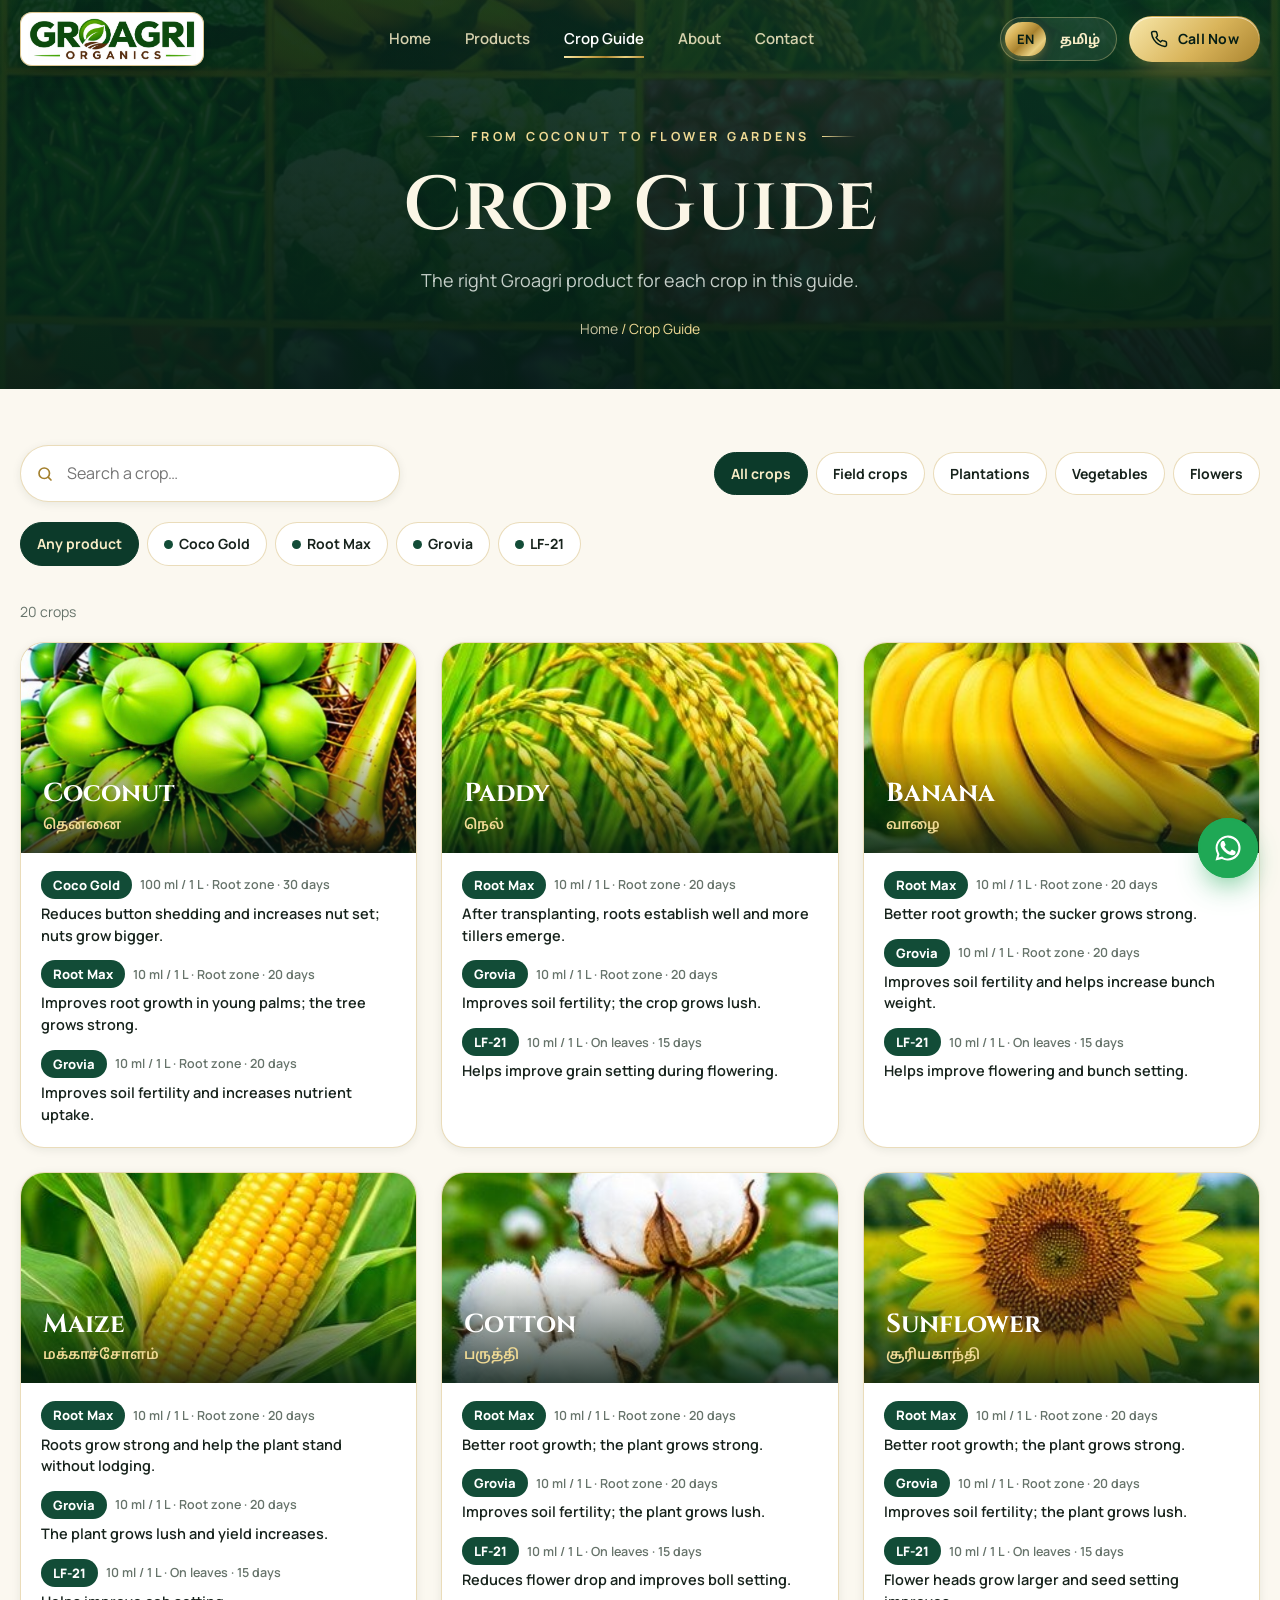
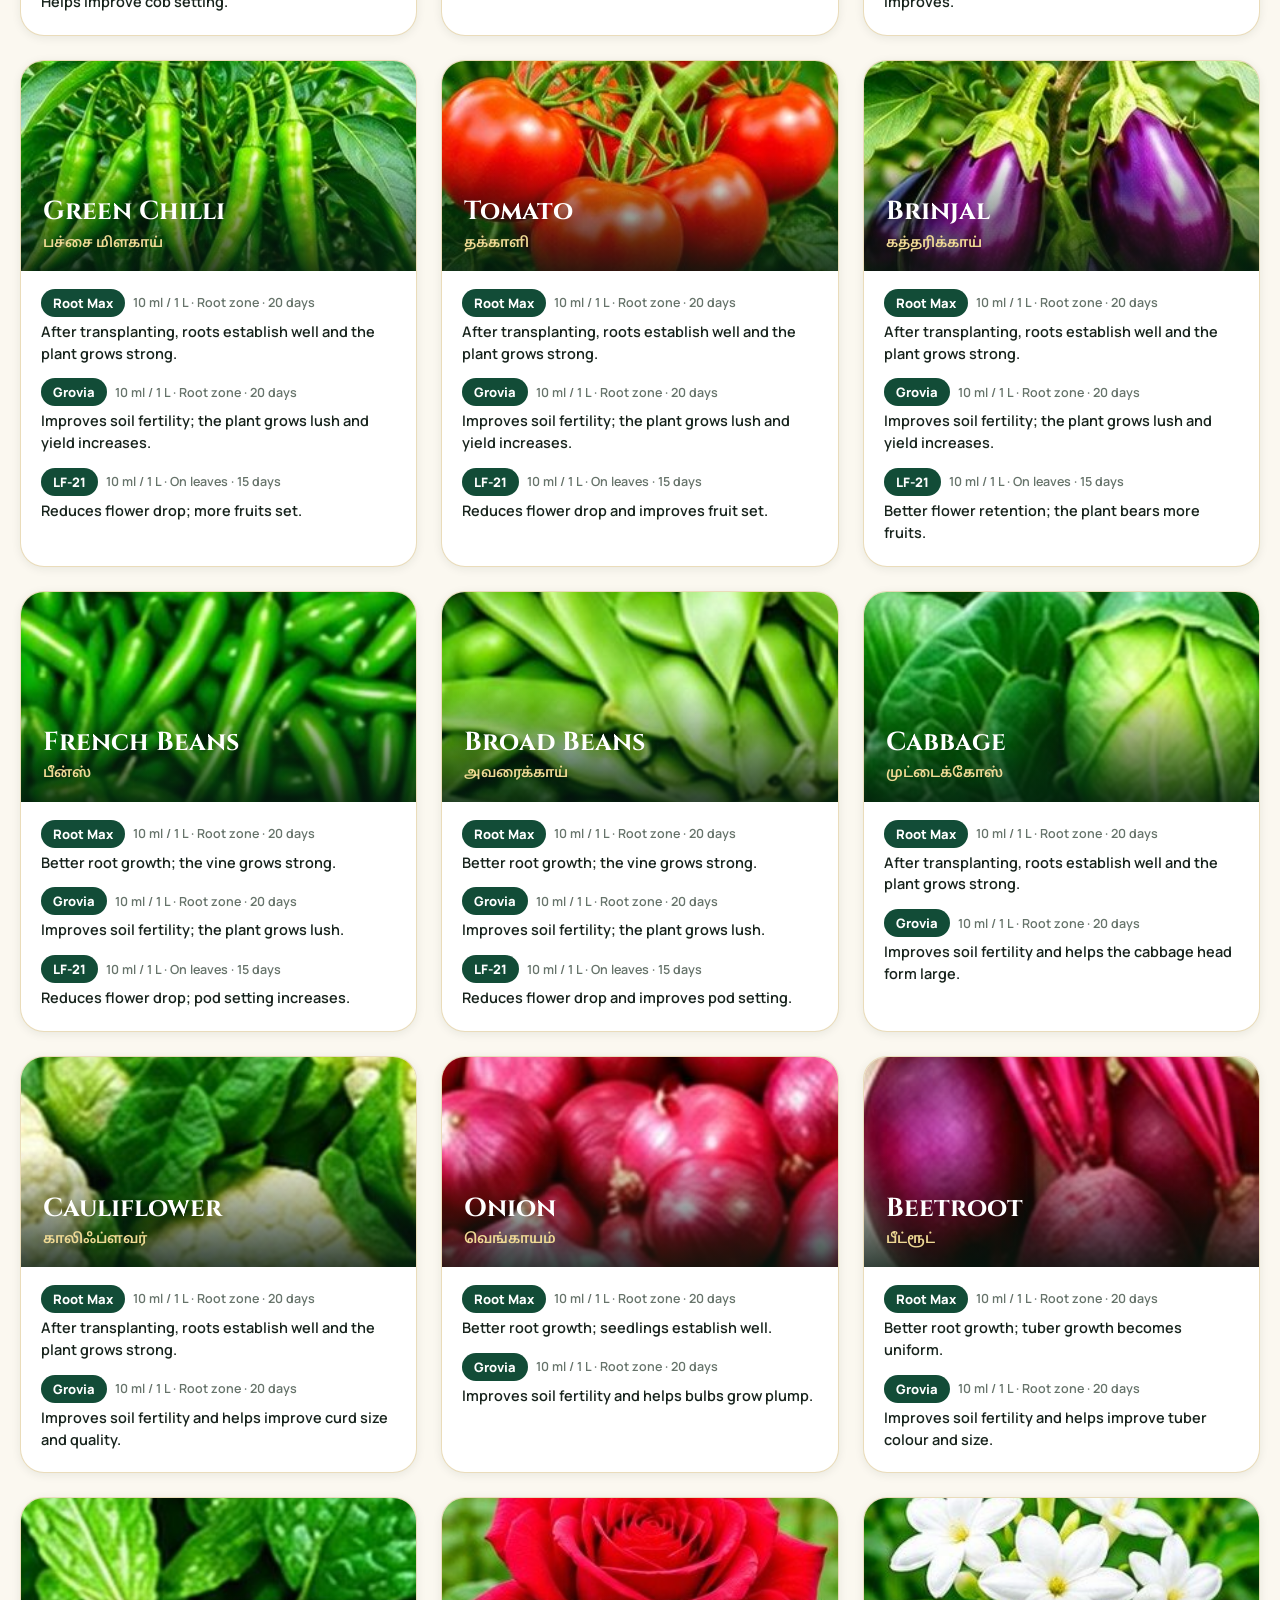
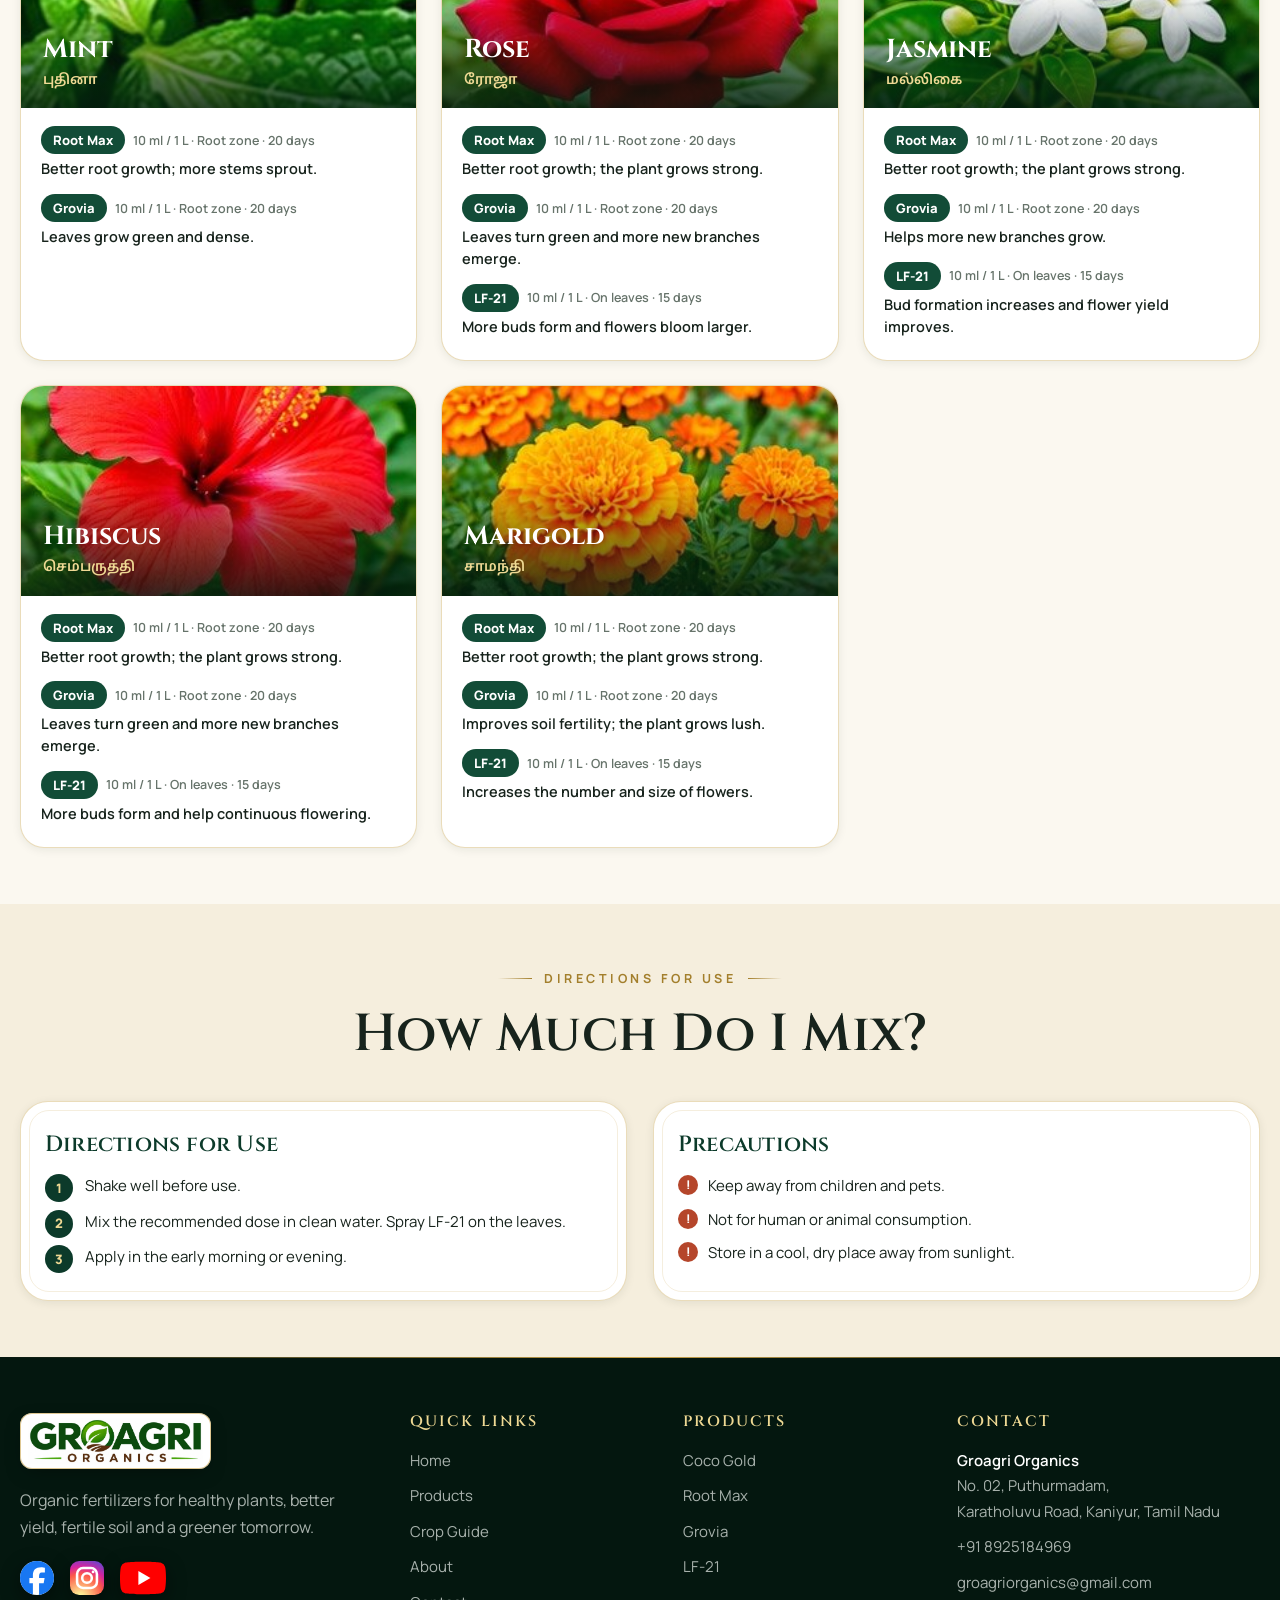
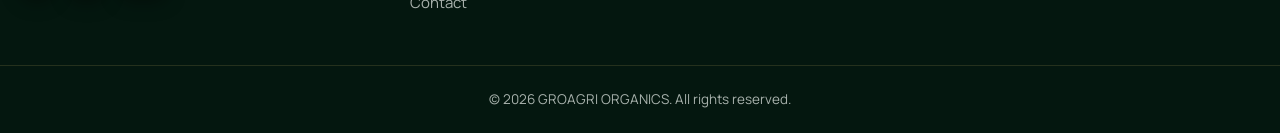
<file: crop-guide.html>
<!DOCTYPE html>
<html lang="en" class="no-js">
<head>
  <meta charset="UTF-8">
  <meta name="viewport" content="width=device-width, initial-scale=1.0, viewport-fit=cover">
  <title>Crop Guide – Organic Fertilizers for Coconut, Paddy, Vegetables &amp; Flowers | GROAGRI ORGANICS</title>
  <meta name="description" content="Crop-wise recommendations for Coco Gold, Root Max, Grovia and LF-21 – coconut, paddy, banana, maize, vegetables and flowers.">
  <meta name="theme-color" content="#082a1f">
  <meta name="robots" content="index, follow, max-image-preview:large">
  <link rel="canonical" href="https://www.groagriorganics.in/crop-guide.html">
  <meta property="og:type" content="website">
  <meta property="og:site_name" content="GROAGRI ORGANICS">
  <meta property="og:locale" content="en_IN">
  <meta property="og:url" content="https://www.groagriorganics.in/crop-guide.html">
  <meta property="og:title" content="Crop Guide – Organic Fertilizers for Coconut, Paddy, Vegetables &amp; Flowers | GROAGRI ORGANICS">
  <meta property="og:description" content="Crop-wise recommendations for Coco Gold, Root Max, Grovia and LF-21 – coconut, paddy, banana, maize, vegetables and flowers.">
  <meta property="og:image" content="https://www.groagriorganics.in/images/crops/lf21-crops.jpg">
  <meta name="twitter:card" content="summary_large_image">
  <link rel="icon" href="images/groagri.ico" type="image/x-icon">
  <link rel="preconnect" href="https://fonts.googleapis.com">
  <link rel="preconnect" href="https://fonts.gstatic.com" crossorigin>
  <link href="https://fonts.googleapis.com/css2?family=Cinzel:wght@500;600;700&family=Cormorant+Garamond:ital,wght@1,500;1,600&family=Manrope:wght@400;500;600;700;800&family=Noto+Sans+Tamil:wght@400;500;600;700&family=Noto+Serif+Tamil:wght@500;600;700&display=swap" rel="stylesheet">
  <link rel="stylesheet" href="css/style.css">
</head>
<body data-page="crops" data-title="meta.title.crops">

<main>
  <section class="page-banner">
    <div class="bg" style="background-image:url(images/crops/grovia-crops.jpg)"></div>
    <div class="container">
      <span class="eyebrow" data-i18n="cropsTeaser.title">From Coconut to Flower Gardens</span>
      <h1 data-i18n="crops.banner.title">Crop Guide</h1>
      <p data-i18n="crops.banner.lead"></p>
      <div class="crumbs"><a href="index.html" data-i18n="nav.home">Home</a> / <span data-i18n="nav.crops">Crop Guide</span></div>
    </div>
  </section>

  <section class="section">
    <div class="container">
      <div class="toolbar">
        <label class="search">
          <svg viewBox="0 0 24 24" fill="none" stroke="currentColor" stroke-width="2.2" stroke-linecap="round"><circle cx="11" cy="11" r="7"/><path d="m20 20-3.5-3.5"/></svg>
          <input type="search" id="crop-search" data-i18n-ph="crops.search" data-i18n-aria="crops.search" autocomplete="off">
        </label>
        <div class="seg" id="group-seg" role="group">
          <button type="button" data-g="all" data-i18n="crops.all">All crops</button>
          <button type="button" data-g="field" data-i18n="crops.field">Field crops</button>
          <button type="button" data-g="plantation" data-i18n="crops.plantation">Plantations</button>
          <button type="button" data-g="vegetable" data-i18n="crops.vegetable">Vegetables</button>
          <button type="button" data-g="flower" data-i18n="crops.flower">Flowers</button>
        </div>
      </div>
      <div class="toolbar" style="margin-top:-14px">
        <div class="seg" id="product-seg" role="group"></div>
      </div>
      <div class="result-count" id="crop-count"></div>
      <div class="crop-grid" id="crop-grid"></div>
      <p class="empty" id="crop-empty" data-i18n="crops.none">No crops match your search.</p>
    </div>
  </section>

  <section class="section section-cream">
    <div class="container">
      <div class="section-head reveal">
        <span class="eyebrow" data-i18n="prod.directions">Directions for Use</span>
        <h2 data-i18n="calc.title">How Much Do I Mix?</h2>
      </div>
      <div class="grid grid-2">
        <div class="pillar reveal" style="text-align:left">
          <h3 data-i18n="prod.directions" style="margin-bottom:16px"></h3>
          <ol class="steps" id="guide-steps"></ol>
        </div>
        <div class="pillar reveal" style="text-align:left;--rd:.08s">
          <h3 data-i18n="prod.precautions" style="margin-bottom:16px"></h3>
          <ul class="warn" id="guide-warn"></ul>
        </div>
      </div>
    </div>
  </section>
</main>

<script src="js/data.js"></script>
<script src="js/i18n.js"></script>
<script src="js/main.js"></script>
<script>
  (function () {
    function fill() {
      var l = Lang.get();
      var steps = DIRECTIONS[l].slice();
      steps[1] = l === "ta" ? DIRECTIONS_FOLIAR.ta : "Mix the recommended dose in clean water. Spray LF-21 on the leaves.";
      document.getElementById("guide-steps").innerHTML = steps.map(function (s) { return "<li>" + s + "</li>"; }).join("");
      document.getElementById("guide-warn").innerHTML = PRECAUTIONS[l].map(function (s) { return "<li>" + s + "</li>"; }).join("");
    }
    fill(); Lang.on(fill);
  })();
</script>
</body>
</html>
</file>
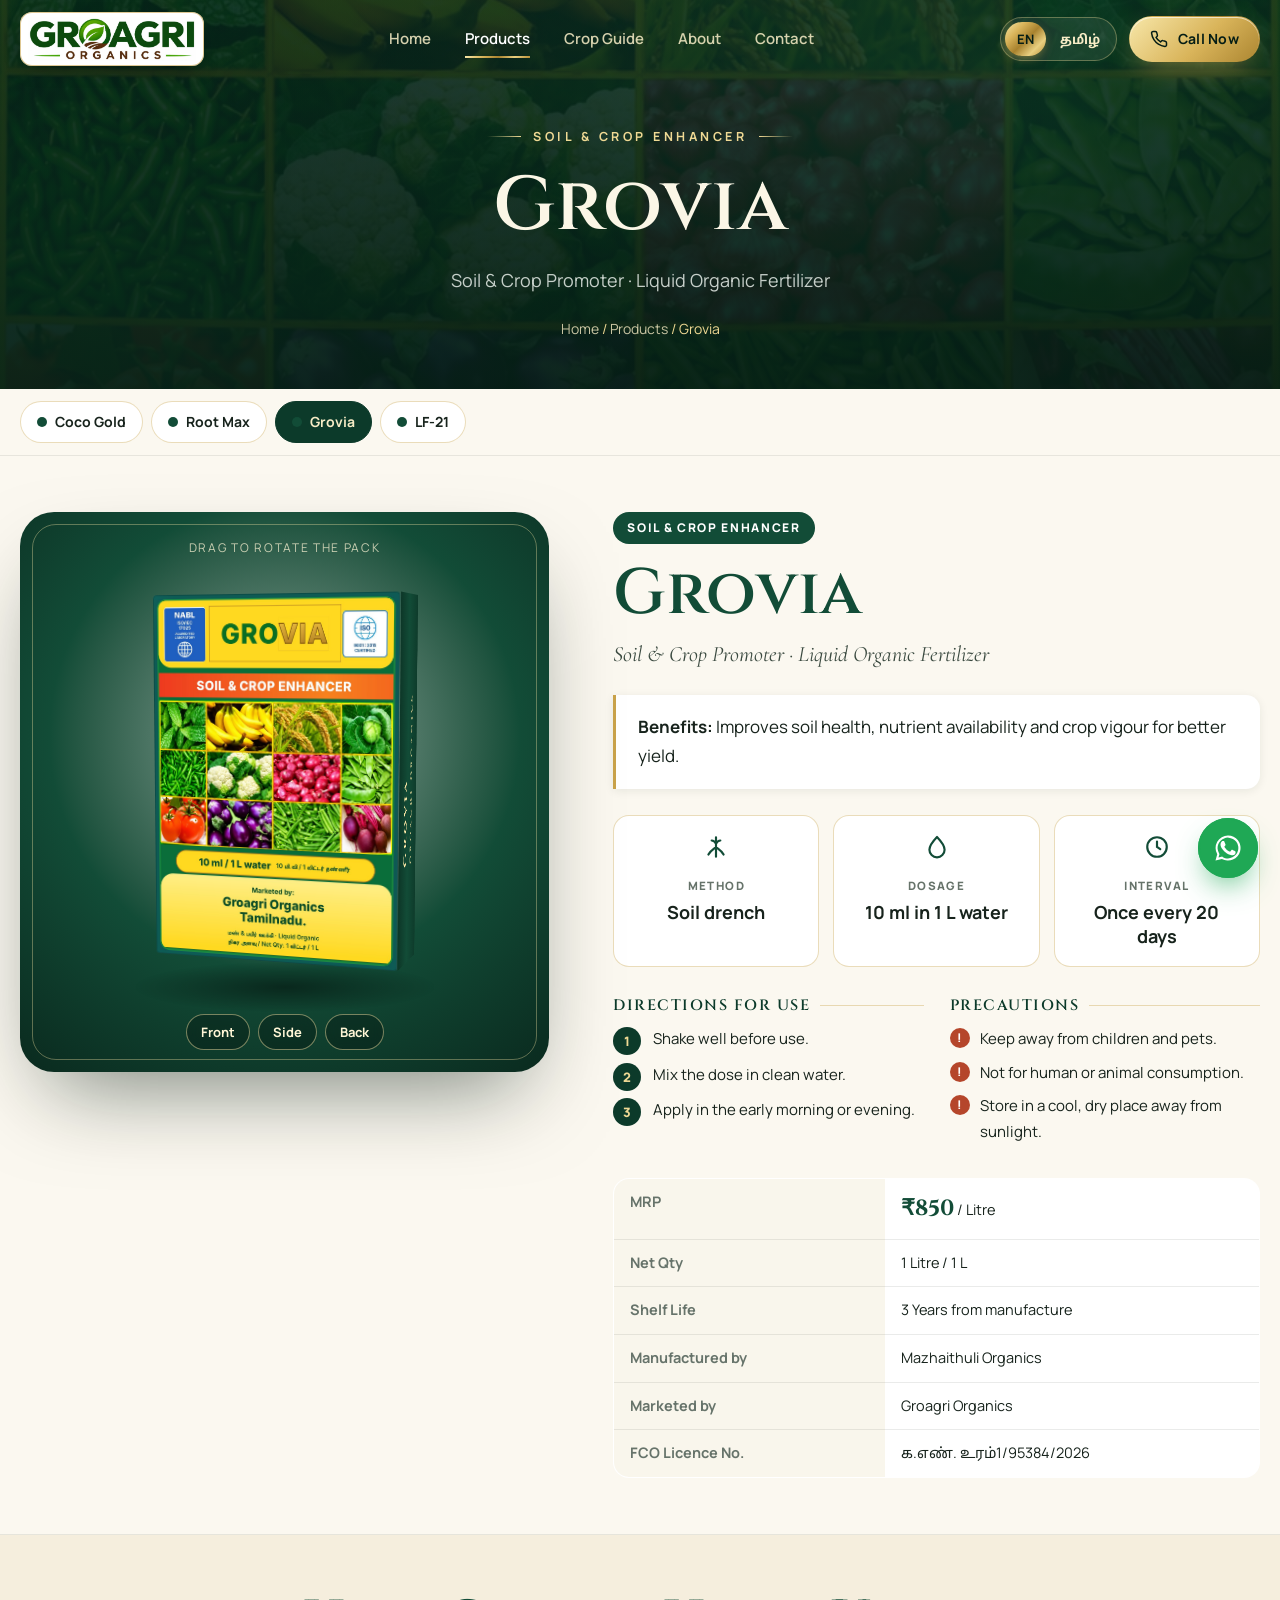
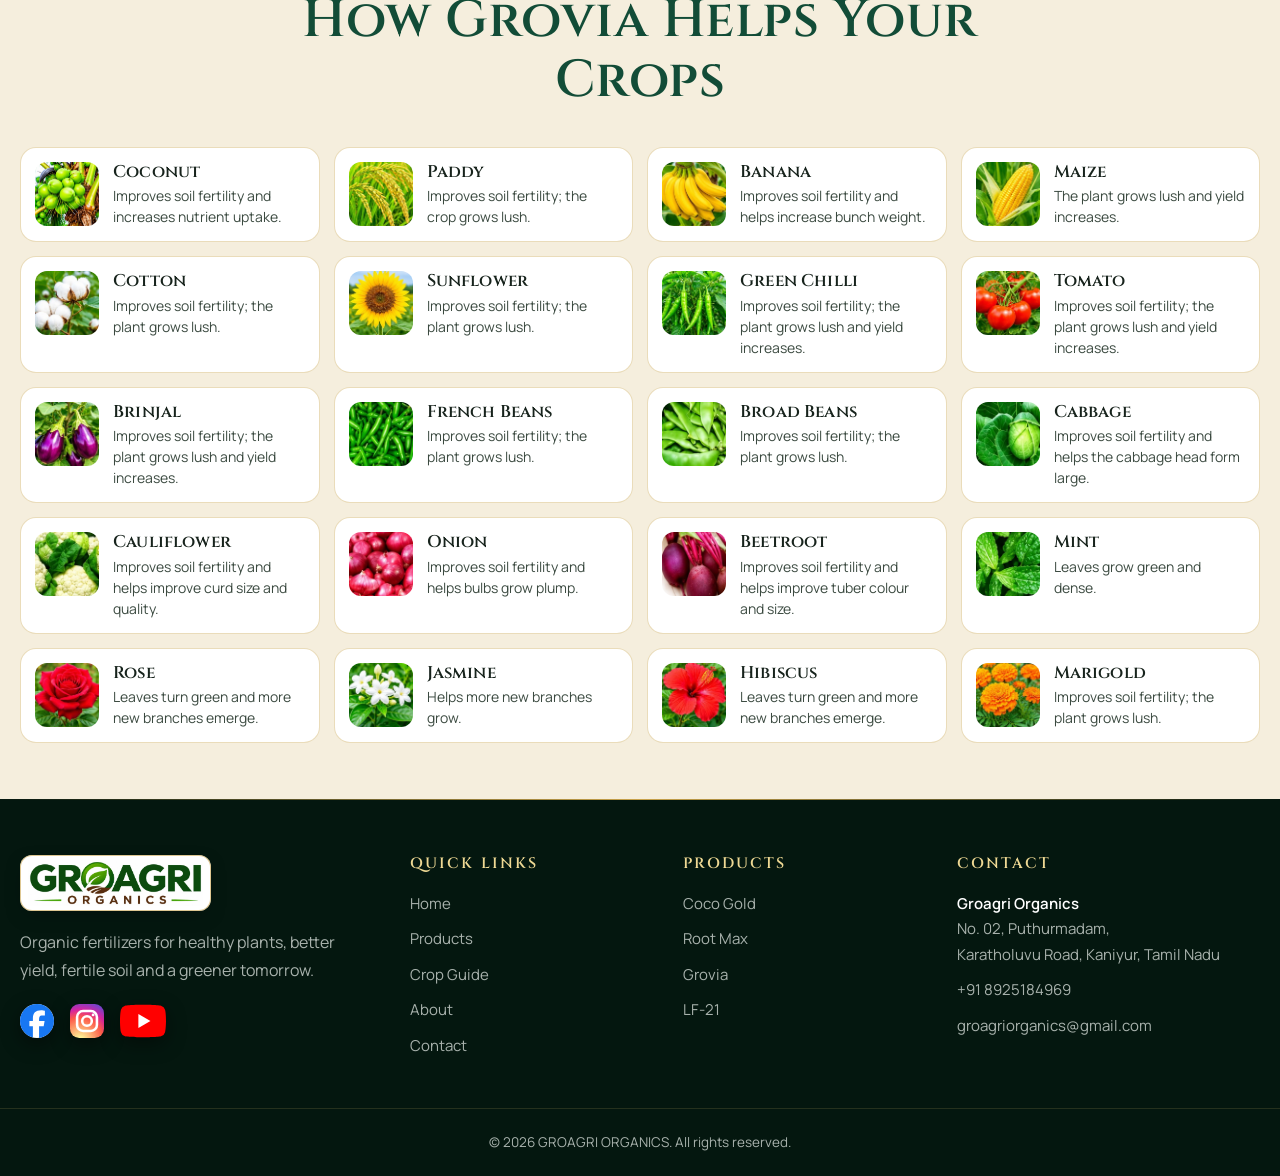
<file: grovia.html>
<!DOCTYPE html>
<html lang="en" class="no-js">
<head>
  <meta charset="UTF-8">
  <meta name="viewport" content="width=device-width, initial-scale=1.0, viewport-fit=cover">
  <title>Grovia – Organic Soil &amp; Crop Promoter Liquid Fertilizer | GROAGRI ORGANICS</title>
  <meta name="description" content="Grovia liquid organic soil and crop promoter improves soil health, nutrient availability and crop vigour for better yield. 10 ml per litre as soil drench, every 20 days.">
  <meta name="robots" content="index, follow, max-image-preview:large">
  <link rel="canonical" href="https://www.groagriorganics.in/grovia.html">
  <meta name="theme-color" content="#082a1f">
  <meta property="og:type" content="product">
  <meta property="og:site_name" content="GROAGRI ORGANICS">
  <meta property="og:locale" content="en_IN">
  <meta property="og:url" content="https://www.groagriorganics.in/grovia.html">
  <meta property="og:title" content="Grovia – Soil &amp; Crop Promoter · Liquid Organic Fertilizer">
  <meta property="og:description" content="Grovia liquid organic soil and crop promoter improves soil health, nutrient availability and crop vigour for better yield. 10 ml per litre as soil drench, every 20 days.">
  <meta property="og:image" content="https://www.groagriorganics.in/images/packs/grovia.jpg">
  <meta property="og:image:alt" content="Grovia 1 L pack">
  <meta name="twitter:card" content="summary_large_image">
  <link rel="icon" href="images/groagri.ico" type="image/x-icon">
  <link rel="preconnect" href="https://fonts.googleapis.com">
  <link rel="preconnect" href="https://fonts.gstatic.com" crossorigin>
  <link href="https://fonts.googleapis.com/css2?family=Cinzel:wght@500;600;700&family=Cormorant+Garamond:ital,wght@1,500;1,600&family=Manrope:wght@400;500;600;700;800&family=Noto+Sans+Tamil:wght@400;500;600;700&family=Noto+Serif+Tamil:wght@500;600;700&display=swap" rel="stylesheet">
  <link rel="preload" as="image" href="images/packs/grovia.jpg">
  <link rel="stylesheet" href="css/style.css">
  <script type="application/ld+json">
  {
    "@context": "https://schema.org",
    "@type": "Product",
    "name": "Grovia",
    "description": "Soil & Crop Promoter · Liquid Organic Fertilizer. Improves soil health, nutrient availability and crop vigour for better yield.",
    "image": [
      "https://www.groagriorganics.in/images/packs/grovia.jpg"
    ],
    "sku": "grovia",
    "category": "Organic Fertilizer",
    "brand": {
      "@type": "Brand",
      "name": "GROAGRI ORGANICS"
    },
    "manufacturer": {
      "@type": "Organization",
      "name": "Mazhaithuli Organics"
    },
    "offers": {
      "@type": "Offer",
      "url": "https://www.groagriorganics.in/grovia.html",
      "price": "850",
      "priceCurrency": "INR",
      "availability": "https://schema.org/InStock",
      "itemCondition": "https://schema.org/NewCondition",
      "seller": {
        "@type": "Organization",
        "name": "GROAGRI ORGANICS"
      }
    }
  }
  </script>
  <script type="application/ld+json">
  {
    "@context": "https://schema.org",
    "@type": "BreadcrumbList",
    "itemListElement": [
      {
        "@type": "ListItem",
        "position": 1,
        "name": "Home",
        "item": "https://www.groagriorganics.in/"
      },
      {
        "@type": "ListItem",
        "position": 2,
        "name": "Products",
        "item": "https://www.groagriorganics.in/products.html"
      },
      {
        "@type": "ListItem",
        "position": 3,
        "name": "Grovia",
        "item": "https://www.groagriorganics.in/grovia.html"
      }
    ]
  }
  </script>
</head>
<body data-page="products" data-product="grovia">

<main>
  <section class="page-banner">
    <div class="bg" style="background-image:url(images/crops/grovia-crops.jpg)"></div>
    <div class="container">
      <span class="eyebrow">Soil &amp; Crop Enhancer</span>
      <h1>Grovia</h1>
      <p id="pd-lead">Soil &amp; Crop Promoter · Liquid Organic Fertilizer</p>
      <nav class="crumbs" aria-label="Breadcrumb"><a href="index.html" data-i18n="nav.home">Home</a> / <a href="products.html" data-i18n="nav.products">Products</a> / <span aria-current="page">Grovia</span></nav>
    </div>
  </section>

  <nav class="subnav" aria-label="Products"><div class="container" id="subnav"><a href="coco-gold.html" style="--c:#124c37"><i></i>Coco Gold</a><a href="root-max.html" style="--c:#124c37"><i></i>Root Max</a><a href="grovia.html" style="--c:#124c37" class="active" aria-current="page"><i></i>Grovia</a><a href="lf-21.html" style="--c:#124c37"><i></i>LF-21</a></div></nav>

  <div id="product-list">
    <section class="product-detail" id="grovia" style="--c:#124c37"><div class="container">
      <div class="viewer" style="--c:#124c37"><img class="static-pack" src="images/packs/grovia.jpg" alt="Grovia – Soil &amp; Crop Promoter · Liquid Organic Fertilizer, 1 L pack" width="250" height="360"></div>
      <div class="pd-info">
        <span class="tag">Soil &amp; Crop Enhancer</span><h2>Grovia</h2><div class="type">Soil &amp; Crop Promoter · Liquid Organic Fertilizer</div>
        <div class="benefit"><b>Benefits:</b> Improves soil health, nutrient availability and crop vigour for better yield.</div>
        <div class="dose-cards"><div class="dose-card"><svg viewBox="0 0 24 24" fill="none" stroke="currentColor" stroke-width="2" stroke-linecap="round" stroke-linejoin="round"><path d="M12 3v9M12 12c-2 2-5 3-7 7M12 12c2 2 5 3 7 7M12 12v9M8 6c1.5 0 3 1 4 3 1-2 2.5-3 4-3"/></svg><small>Method</small><b>Soil drench</b></div><div class="dose-card"><svg viewBox="0 0 24 24" fill="none" stroke="currentColor" stroke-width="2" stroke-linecap="round" stroke-linejoin="round"><path d="M12 2.7S5 10 5 14.5a7 7 0 0 0 14 0C19 10 12 2.7 12 2.7z"/></svg><small>Dosage</small><b>10 ml in 1 L water</b></div><div class="dose-card"><svg viewBox="0 0 24 24" fill="none" stroke="currentColor" stroke-width="2" stroke-linecap="round"><circle cx="12" cy="12" r="9"/><path d="M12 7v5l3 2"/></svg><small>Interval</small><b>Once every 20 days</b></div></div>
        <div class="pd-cols"><div class="pd-block"><h4>Directions for Use</h4><ol class="steps"><li>Shake well before use.</li><li>Mix the dose in clean water.</li><li>Apply in the early morning or evening.</li></ol></div><div class="pd-block"><h4>Precautions</h4><ul class="warn"><li>Keep away from children and pets.</li><li>Not for human or animal consumption.</li><li>Store in a cool, dry place away from sunlight.</li></ul></div></div>
        <table class="pack-table"><tbody><tr><th>MRP</th><td><span class="mrp">₹850</span> / Litre</td></tr><tr><th>Net Qty</th><td>1 Litre / 1 L</td></tr><tr><th>Shelf Life</th><td>3 Years from manufacture</td></tr><tr><th>Manufactured by</th><td>Mazhaithuli Organics</td></tr><tr><th>Marketed by</th><td>Groagri Organics</td></tr><tr><th>FCO Licence No.</th><td>க.எண். உரம்1/95384/2026</td></tr></tbody></table>
      </div>
    </div></section>
    <section class="section pd-crops" style="--c:#124c37"><div class="container">
      <div class="section-head"><h2>How Grovia Helps Your Crops</h2></div>
      <div class="crop-uses">
        <a class="crop-use" href="crop-guide.html#coconut"><img src="images/crops/coconut.jpg" alt="Coconut" loading="lazy" width="64" height="64"><div><h3>Coconut</h3><p>Improves soil fertility and increases nutrient uptake.</p></div></a>
        <a class="crop-use" href="crop-guide.html#paddy"><img src="images/crops/paddy.jpg" alt="Paddy" loading="lazy" width="64" height="64"><div><h3>Paddy</h3><p>Improves soil fertility; the crop grows lush.</p></div></a>
        <a class="crop-use" href="crop-guide.html#banana"><img src="images/crops/banana.jpg" alt="Banana" loading="lazy" width="64" height="64"><div><h3>Banana</h3><p>Improves soil fertility and helps increase bunch weight.</p></div></a>
        <a class="crop-use" href="crop-guide.html#maize"><img src="images/crops/maize.jpg" alt="Maize" loading="lazy" width="64" height="64"><div><h3>Maize</h3><p>The plant grows lush and yield increases.</p></div></a>
        <a class="crop-use" href="crop-guide.html#cotton"><img src="images/crops/cotton.jpg" alt="Cotton" loading="lazy" width="64" height="64"><div><h3>Cotton</h3><p>Improves soil fertility; the plant grows lush.</p></div></a>
        <a class="crop-use" href="crop-guide.html#sunflower"><img src="images/crops/sunflower.jpg" alt="Sunflower" loading="lazy" width="64" height="64"><div><h3>Sunflower</h3><p>Improves soil fertility; the plant grows lush.</p></div></a>
        <a class="crop-use" href="crop-guide.html#green-chilli"><img src="images/crops/green-chilli.jpg" alt="Green Chilli" loading="lazy" width="64" height="64"><div><h3>Green Chilli</h3><p>Improves soil fertility; the plant grows lush and yield increases.</p></div></a>
        <a class="crop-use" href="crop-guide.html#tomato"><img src="images/crops/tomato.jpg" alt="Tomato" loading="lazy" width="64" height="64"><div><h3>Tomato</h3><p>Improves soil fertility; the plant grows lush and yield increases.</p></div></a>
        <a class="crop-use" href="crop-guide.html#brinjal"><img src="images/crops/brinjal.jpg" alt="Brinjal" loading="lazy" width="64" height="64"><div><h3>Brinjal</h3><p>Improves soil fertility; the plant grows lush and yield increases.</p></div></a>
        <a class="crop-use" href="crop-guide.html#french-beans"><img src="images/crops/french-beans.jpg" alt="French Beans" loading="lazy" width="64" height="64"><div><h3>French Beans</h3><p>Improves soil fertility; the plant grows lush.</p></div></a>
        <a class="crop-use" href="crop-guide.html#broad-beans"><img src="images/crops/broad-beans.jpg" alt="Broad Beans" loading="lazy" width="64" height="64"><div><h3>Broad Beans</h3><p>Improves soil fertility; the plant grows lush.</p></div></a>
        <a class="crop-use" href="crop-guide.html#cabbage"><img src="images/crops/cabbage.jpg" alt="Cabbage" loading="lazy" width="64" height="64"><div><h3>Cabbage</h3><p>Improves soil fertility and helps the cabbage head form large.</p></div></a>
        <a class="crop-use" href="crop-guide.html#cauliflower"><img src="images/crops/cauliflower.jpg" alt="Cauliflower" loading="lazy" width="64" height="64"><div><h3>Cauliflower</h3><p>Improves soil fertility and helps improve curd size and quality.</p></div></a>
        <a class="crop-use" href="crop-guide.html#onion"><img src="images/crops/onion.jpg" alt="Onion" loading="lazy" width="64" height="64"><div><h3>Onion</h3><p>Improves soil fertility and helps bulbs grow plump.</p></div></a>
        <a class="crop-use" href="crop-guide.html#beetroot"><img src="images/crops/beetroot.jpg" alt="Beetroot" loading="lazy" width="64" height="64"><div><h3>Beetroot</h3><p>Improves soil fertility and helps improve tuber colour and size.</p></div></a>
        <a class="crop-use" href="crop-guide.html#mint"><img src="images/crops/mint.jpg" alt="Mint" loading="lazy" width="64" height="64"><div><h3>Mint</h3><p>Leaves grow green and dense.</p></div></a>
        <a class="crop-use" href="crop-guide.html#rose"><img src="images/crops/rose.jpg" alt="Rose" loading="lazy" width="64" height="64"><div><h3>Rose</h3><p>Leaves turn green and more new branches emerge.</p></div></a>
        <a class="crop-use" href="crop-guide.html#jasmine"><img src="images/crops/jasmine.jpg" alt="Jasmine" loading="lazy" width="64" height="64"><div><h3>Jasmine</h3><p>Helps more new branches grow.</p></div></a>
        <a class="crop-use" href="crop-guide.html#hibiscus"><img src="images/crops/hibiscus.jpg" alt="Hibiscus" loading="lazy" width="64" height="64"><div><h3>Hibiscus</h3><p>Leaves turn green and more new branches emerge.</p></div></a>
        <a class="crop-use" href="crop-guide.html#marigold"><img src="images/crops/marigold.jpg" alt="Marigold" loading="lazy" width="64" height="64"><div><h3>Marigold</h3><p>Improves soil fertility; the plant grows lush.</p></div></a>
      </div>
    </div></section>
  </div>
</main>

<script src="js/data.js"></script>
<script src="js/i18n.js"></script>
<script src="js/main.js"></script>
</body>
</html>
</file>
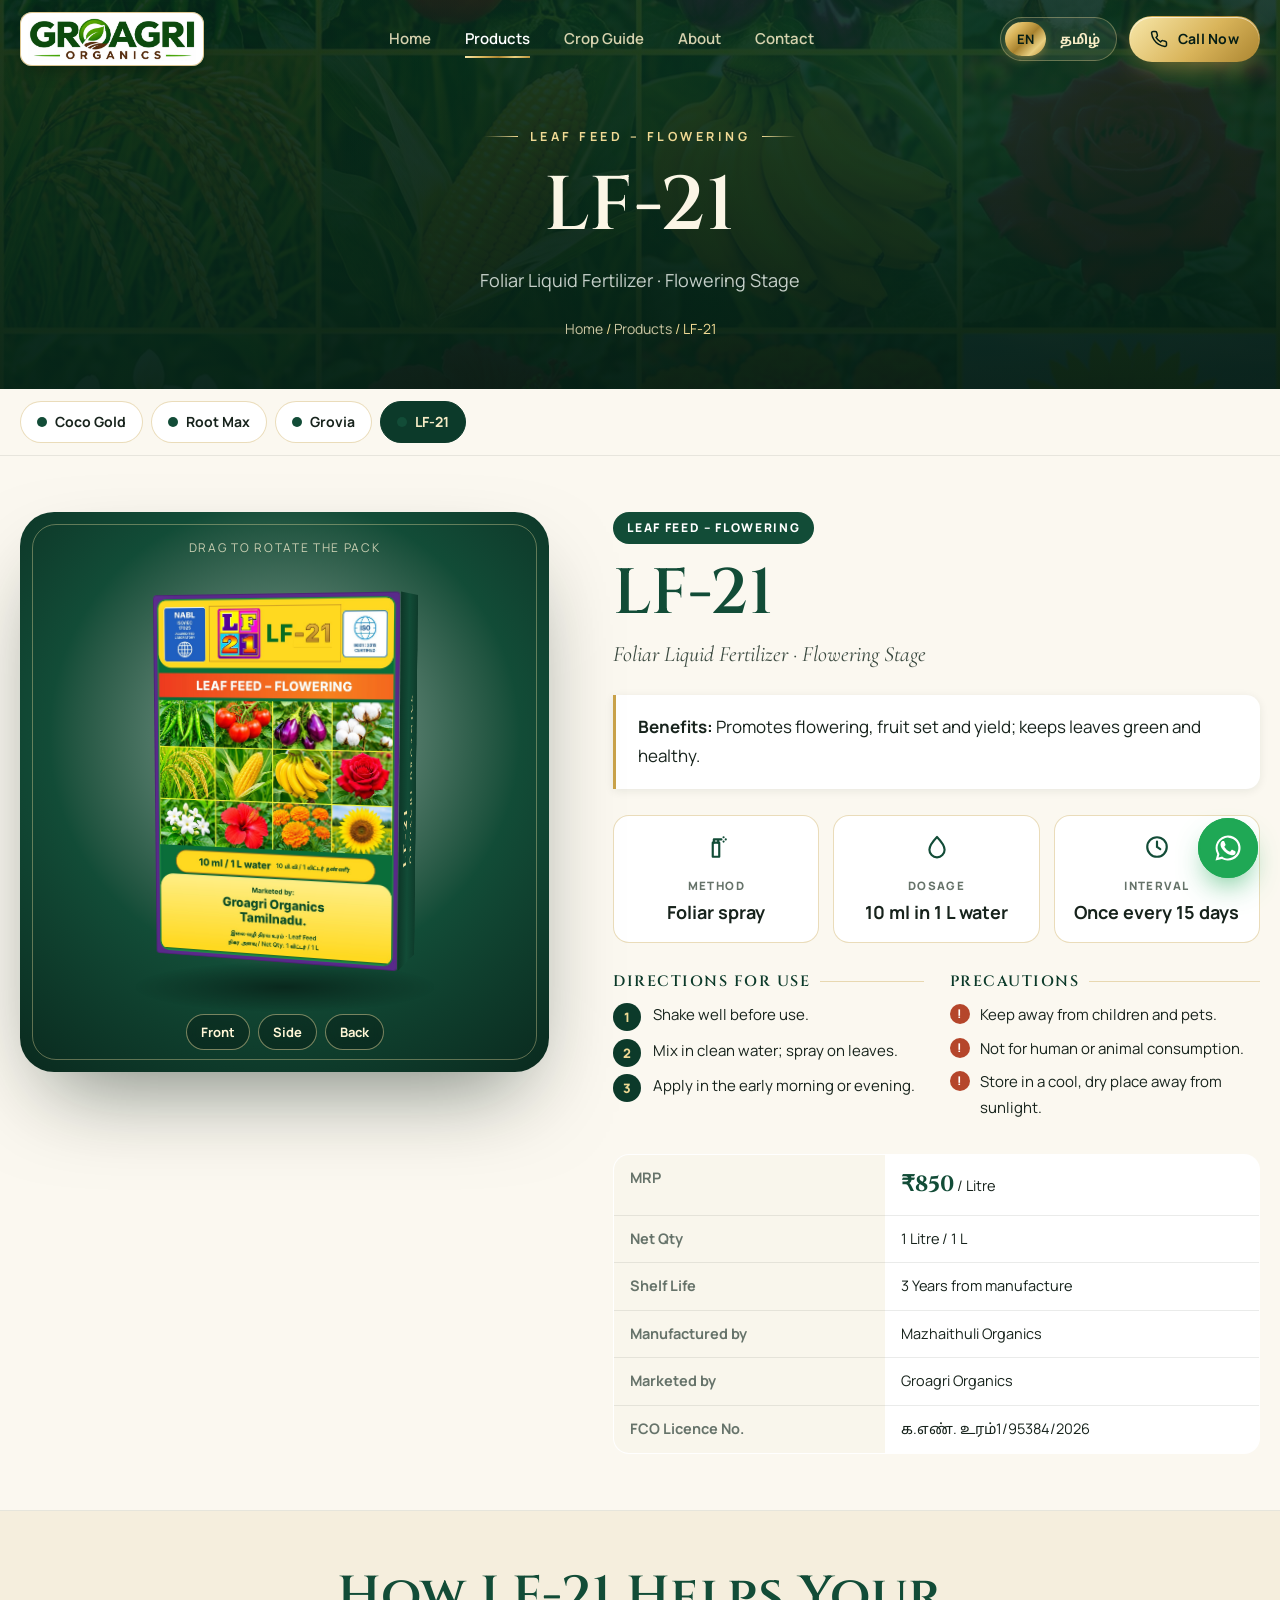
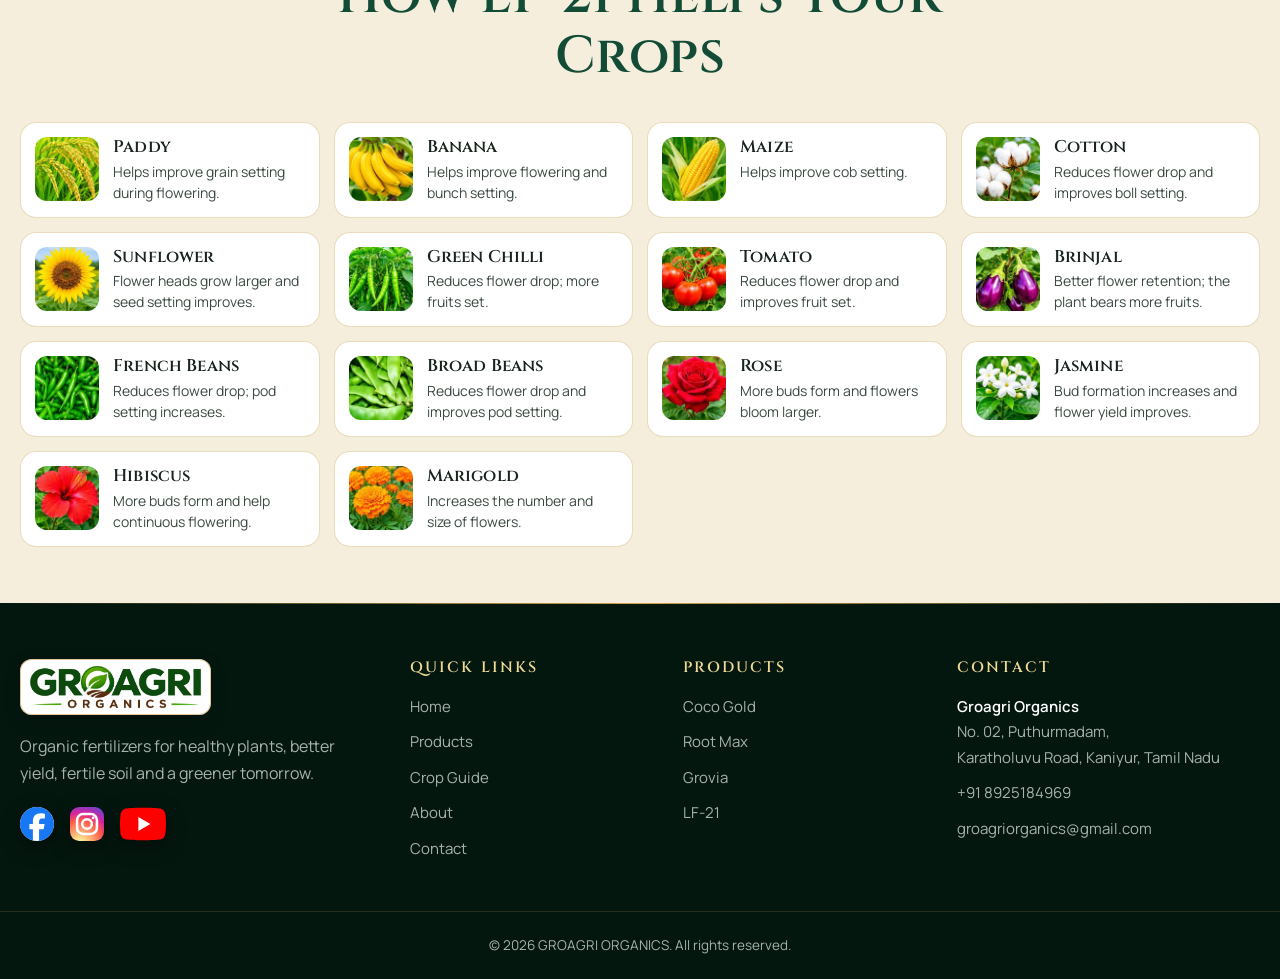
<file: lf-21.html>
<!DOCTYPE html>
<html lang="en" class="no-js">
<head>
  <meta charset="UTF-8">
  <meta name="viewport" content="width=device-width, initial-scale=1.0, viewport-fit=cover">
  <title>LF-21 – Foliar Organic Fertilizer for Flowering &amp; Fruit Set | GROAGRI ORGANICS</title>
  <meta name="description" content="LF-21 foliar liquid organic fertilizer for the flowering stage – more flowers, less flower drop, better fruit set and yield. Spray 10 ml per litre, every 15 days.">
  <meta name="robots" content="index, follow, max-image-preview:large">
  <link rel="canonical" href="https://www.groagriorganics.in/lf-21.html">
  <meta name="theme-color" content="#082a1f">
  <meta property="og:type" content="product">
  <meta property="og:site_name" content="GROAGRI ORGANICS">
  <meta property="og:locale" content="en_IN">
  <meta property="og:url" content="https://www.groagriorganics.in/lf-21.html">
  <meta property="og:title" content="LF-21 – Foliar Liquid Fertilizer · Flowering Stage">
  <meta property="og:description" content="LF-21 foliar liquid organic fertilizer for the flowering stage – more flowers, less flower drop, better fruit set and yield. Spray 10 ml per litre, every 15 days.">
  <meta property="og:image" content="https://www.groagriorganics.in/images/packs/lf-21.jpg">
  <meta property="og:image:alt" content="LF-21 1 L pack">
  <meta name="twitter:card" content="summary_large_image">
  <link rel="icon" href="images/groagri.ico" type="image/x-icon">
  <link rel="preconnect" href="https://fonts.googleapis.com">
  <link rel="preconnect" href="https://fonts.gstatic.com" crossorigin>
  <link href="https://fonts.googleapis.com/css2?family=Cinzel:wght@500;600;700&family=Cormorant+Garamond:ital,wght@1,500;1,600&family=Manrope:wght@400;500;600;700;800&family=Noto+Sans+Tamil:wght@400;500;600;700&family=Noto+Serif+Tamil:wght@500;600;700&display=swap" rel="stylesheet">
  <link rel="preload" as="image" href="images/packs/lf-21.jpg">
  <link rel="stylesheet" href="css/style.css">
  <script type="application/ld+json">
  {
    "@context": "https://schema.org",
    "@type": "Product",
    "name": "LF-21",
    "description": "Foliar Liquid Fertilizer · Flowering Stage. Promotes flowering, fruit set and yield; keeps leaves green and healthy.",
    "image": [
      "https://www.groagriorganics.in/images/packs/lf-21.jpg"
    ],
    "sku": "lf-21",
    "category": "Organic Fertilizer",
    "brand": {
      "@type": "Brand",
      "name": "GROAGRI ORGANICS"
    },
    "manufacturer": {
      "@type": "Organization",
      "name": "Mazhaithuli Organics"
    },
    "offers": {
      "@type": "Offer",
      "url": "https://www.groagriorganics.in/lf-21.html",
      "price": "850",
      "priceCurrency": "INR",
      "availability": "https://schema.org/InStock",
      "itemCondition": "https://schema.org/NewCondition",
      "seller": {
        "@type": "Organization",
        "name": "GROAGRI ORGANICS"
      }
    }
  }
  </script>
  <script type="application/ld+json">
  {
    "@context": "https://schema.org",
    "@type": "BreadcrumbList",
    "itemListElement": [
      {
        "@type": "ListItem",
        "position": 1,
        "name": "Home",
        "item": "https://www.groagriorganics.in/"
      },
      {
        "@type": "ListItem",
        "position": 2,
        "name": "Products",
        "item": "https://www.groagriorganics.in/products.html"
      },
      {
        "@type": "ListItem",
        "position": 3,
        "name": "LF-21",
        "item": "https://www.groagriorganics.in/lf-21.html"
      }
    ]
  }
  </script>
</head>
<body data-page="products" data-product="lf-21">

<main>
  <section class="page-banner">
    <div class="bg" style="background-image:url(images/crops/lf21-crops.jpg)"></div>
    <div class="container">
      <span class="eyebrow">Leaf Feed – Flowering</span>
      <h1>LF-21</h1>
      <p id="pd-lead">Foliar Liquid Fertilizer · Flowering Stage</p>
      <nav class="crumbs" aria-label="Breadcrumb"><a href="index.html" data-i18n="nav.home">Home</a> / <a href="products.html" data-i18n="nav.products">Products</a> / <span aria-current="page">LF-21</span></nav>
    </div>
  </section>

  <nav class="subnav" aria-label="Products"><div class="container" id="subnav"><a href="coco-gold.html" style="--c:#124c37"><i></i>Coco Gold</a><a href="root-max.html" style="--c:#124c37"><i></i>Root Max</a><a href="grovia.html" style="--c:#124c37"><i></i>Grovia</a><a href="lf-21.html" style="--c:#124c37" class="active" aria-current="page"><i></i>LF-21</a></div></nav>

  <div id="product-list">
    <section class="product-detail" id="lf-21" style="--c:#124c37"><div class="container">
      <div class="viewer" style="--c:#124c37"><img class="static-pack" src="images/packs/lf-21.jpg" alt="LF-21 – Foliar Liquid Fertilizer · Flowering Stage, 1 L pack" width="250" height="360"></div>
      <div class="pd-info">
        <span class="tag">Leaf Feed – Flowering</span><h2>LF-21</h2><div class="type">Foliar Liquid Fertilizer · Flowering Stage</div>
        <div class="benefit"><b>Benefits:</b> Promotes flowering, fruit set and yield; keeps leaves green and healthy.</div>
        <div class="dose-cards"><div class="dose-card"><svg viewBox="0 0 24 24" fill="none" stroke="currentColor" stroke-width="2" stroke-linecap="round" stroke-linejoin="round"><path d="M9 8h6v13H9z"/><path d="M10 8V5h4v3M14 5h3M19 3v.01M21 5v.01M19 7v.01"/></svg><small>Method</small><b>Foliar spray</b></div><div class="dose-card"><svg viewBox="0 0 24 24" fill="none" stroke="currentColor" stroke-width="2" stroke-linecap="round" stroke-linejoin="round"><path d="M12 2.7S5 10 5 14.5a7 7 0 0 0 14 0C19 10 12 2.7 12 2.7z"/></svg><small>Dosage</small><b>10 ml in 1 L water</b></div><div class="dose-card"><svg viewBox="0 0 24 24" fill="none" stroke="currentColor" stroke-width="2" stroke-linecap="round"><circle cx="12" cy="12" r="9"/><path d="M12 7v5l3 2"/></svg><small>Interval</small><b>Once every 15 days</b></div></div>
        <div class="pd-cols"><div class="pd-block"><h4>Directions for Use</h4><ol class="steps"><li>Shake well before use.</li><li>Mix in clean water; spray on leaves.</li><li>Apply in the early morning or evening.</li></ol></div><div class="pd-block"><h4>Precautions</h4><ul class="warn"><li>Keep away from children and pets.</li><li>Not for human or animal consumption.</li><li>Store in a cool, dry place away from sunlight.</li></ul></div></div>
        <table class="pack-table"><tbody><tr><th>MRP</th><td><span class="mrp">₹850</span> / Litre</td></tr><tr><th>Net Qty</th><td>1 Litre / 1 L</td></tr><tr><th>Shelf Life</th><td>3 Years from manufacture</td></tr><tr><th>Manufactured by</th><td>Mazhaithuli Organics</td></tr><tr><th>Marketed by</th><td>Groagri Organics</td></tr><tr><th>FCO Licence No.</th><td>க.எண். உரம்1/95384/2026</td></tr></tbody></table>
      </div>
    </div></section>
    <section class="section pd-crops" style="--c:#124c37"><div class="container">
      <div class="section-head"><h2>How LF-21 Helps Your Crops</h2></div>
      <div class="crop-uses">
        <a class="crop-use" href="crop-guide.html#paddy"><img src="images/crops/paddy.jpg" alt="Paddy" loading="lazy" width="64" height="64"><div><h3>Paddy</h3><p>Helps improve grain setting during flowering.</p></div></a>
        <a class="crop-use" href="crop-guide.html#banana"><img src="images/crops/banana.jpg" alt="Banana" loading="lazy" width="64" height="64"><div><h3>Banana</h3><p>Helps improve flowering and bunch setting.</p></div></a>
        <a class="crop-use" href="crop-guide.html#maize"><img src="images/crops/maize.jpg" alt="Maize" loading="lazy" width="64" height="64"><div><h3>Maize</h3><p>Helps improve cob setting.</p></div></a>
        <a class="crop-use" href="crop-guide.html#cotton"><img src="images/crops/cotton.jpg" alt="Cotton" loading="lazy" width="64" height="64"><div><h3>Cotton</h3><p>Reduces flower drop and improves boll setting.</p></div></a>
        <a class="crop-use" href="crop-guide.html#sunflower"><img src="images/crops/sunflower.jpg" alt="Sunflower" loading="lazy" width="64" height="64"><div><h3>Sunflower</h3><p>Flower heads grow larger and seed setting improves.</p></div></a>
        <a class="crop-use" href="crop-guide.html#green-chilli"><img src="images/crops/green-chilli.jpg" alt="Green Chilli" loading="lazy" width="64" height="64"><div><h3>Green Chilli</h3><p>Reduces flower drop; more fruits set.</p></div></a>
        <a class="crop-use" href="crop-guide.html#tomato"><img src="images/crops/tomato.jpg" alt="Tomato" loading="lazy" width="64" height="64"><div><h3>Tomato</h3><p>Reduces flower drop and improves fruit set.</p></div></a>
        <a class="crop-use" href="crop-guide.html#brinjal"><img src="images/crops/brinjal.jpg" alt="Brinjal" loading="lazy" width="64" height="64"><div><h3>Brinjal</h3><p>Better flower retention; the plant bears more fruits.</p></div></a>
        <a class="crop-use" href="crop-guide.html#french-beans"><img src="images/crops/french-beans.jpg" alt="French Beans" loading="lazy" width="64" height="64"><div><h3>French Beans</h3><p>Reduces flower drop; pod setting increases.</p></div></a>
        <a class="crop-use" href="crop-guide.html#broad-beans"><img src="images/crops/broad-beans.jpg" alt="Broad Beans" loading="lazy" width="64" height="64"><div><h3>Broad Beans</h3><p>Reduces flower drop and improves pod setting.</p></div></a>
        <a class="crop-use" href="crop-guide.html#rose"><img src="images/crops/rose.jpg" alt="Rose" loading="lazy" width="64" height="64"><div><h3>Rose</h3><p>More buds form and flowers bloom larger.</p></div></a>
        <a class="crop-use" href="crop-guide.html#jasmine"><img src="images/crops/jasmine.jpg" alt="Jasmine" loading="lazy" width="64" height="64"><div><h3>Jasmine</h3><p>Bud formation increases and flower yield improves.</p></div></a>
        <a class="crop-use" href="crop-guide.html#hibiscus"><img src="images/crops/hibiscus.jpg" alt="Hibiscus" loading="lazy" width="64" height="64"><div><h3>Hibiscus</h3><p>More buds form and help continuous flowering.</p></div></a>
        <a class="crop-use" href="crop-guide.html#marigold"><img src="images/crops/marigold.jpg" alt="Marigold" loading="lazy" width="64" height="64"><div><h3>Marigold</h3><p>Increases the number and size of flowers.</p></div></a>
      </div>
    </div></section>
  </div>
</main>

<script src="js/data.js"></script>
<script src="js/i18n.js"></script>
<script src="js/main.js"></script>
</body>
</html>
</file>
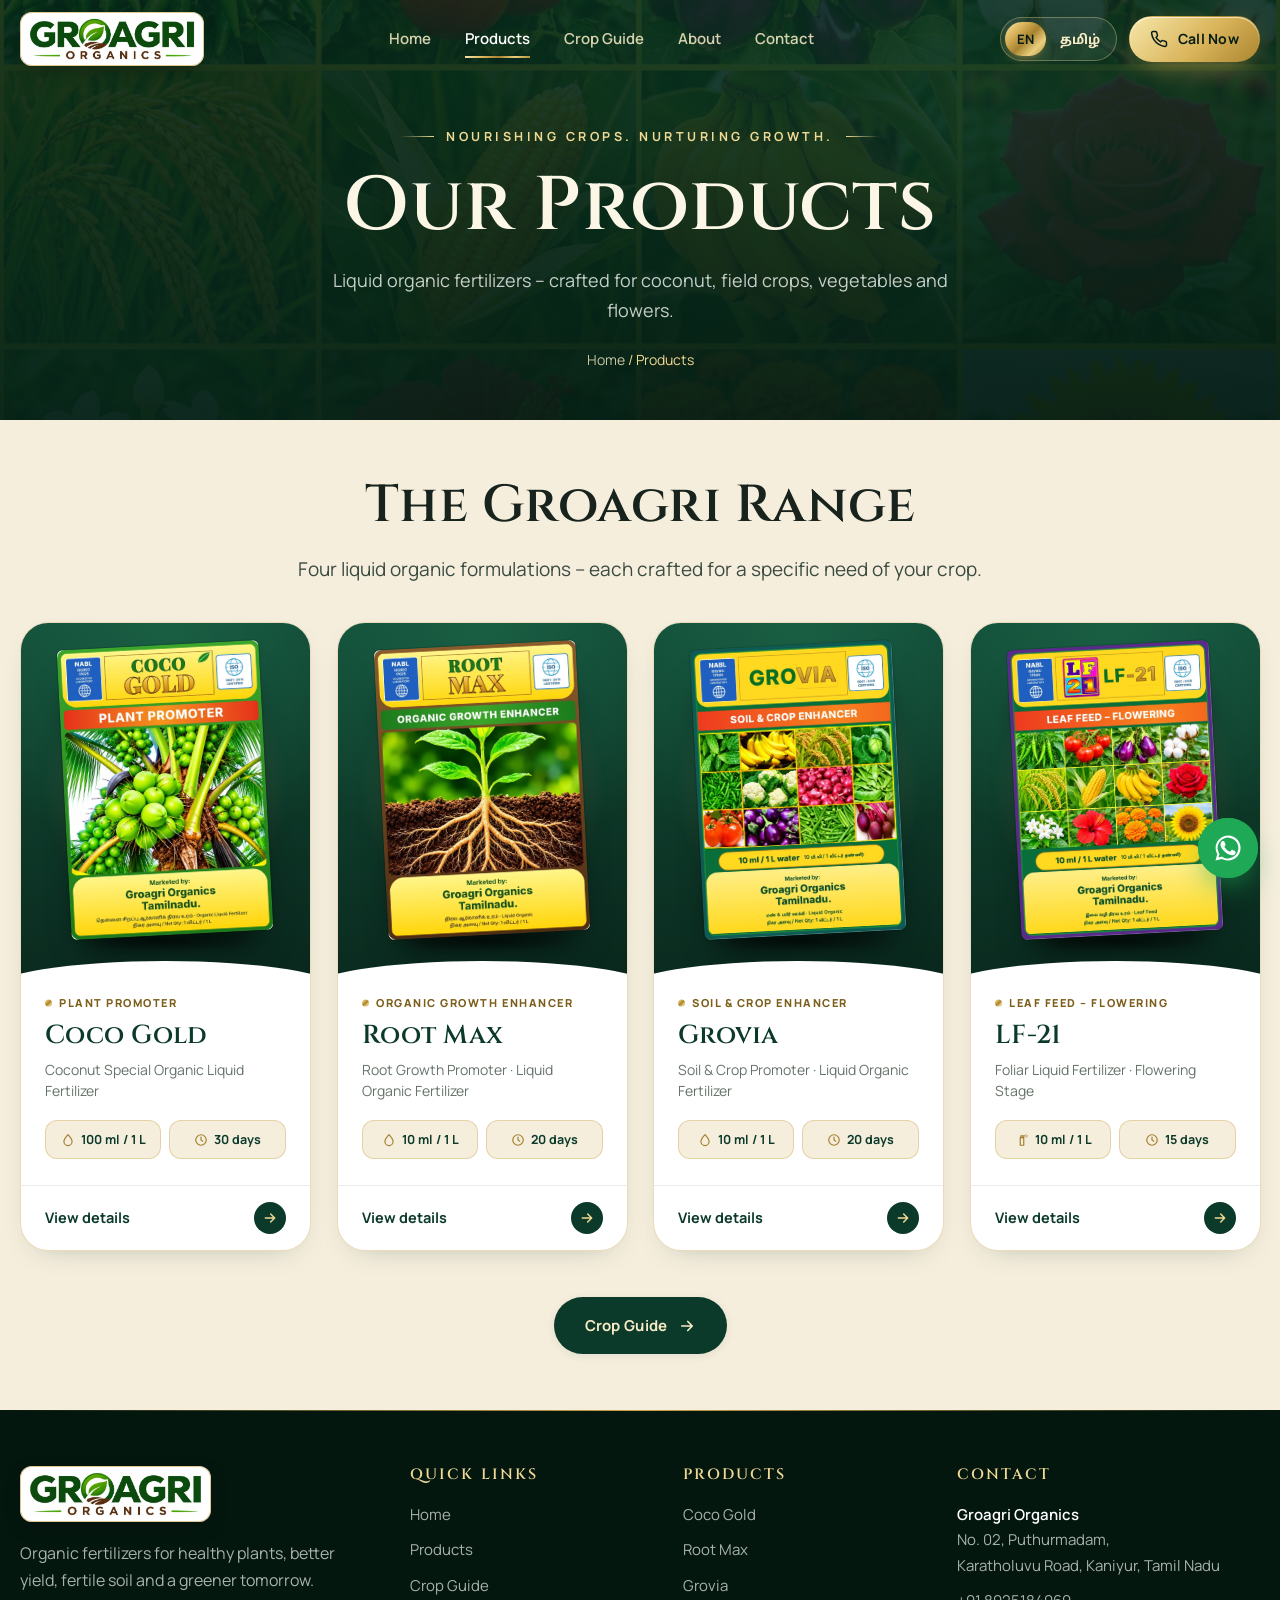
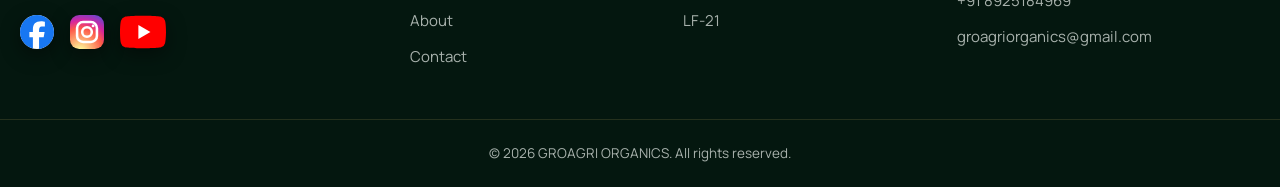
<file: products.html>
<!DOCTYPE html>
<html lang="en" class="no-js">
<head>
  <meta charset="UTF-8">
  <meta name="viewport" content="width=device-width, initial-scale=1.0, viewport-fit=cover">
  <title>Liquid Organic Fertilizers – Coco Gold, Root Max, Grovia, LF-21 | GROAGRI ORGANICS</title>
  <meta name="description" content="Coco Gold, Root Max, Grovia and LF-21 – liquid organic fertilizers from GROAGRI ORGANICS, Tamil Nadu, for coconut, paddy, banana, vegetables and flowers. Dosage, benefits and prices.">
  <meta name="robots" content="index, follow, max-image-preview:large">
  <link rel="canonical" href="https://www.groagriorganics.in/products.html">
  <meta name="theme-color" content="#082a1f">
  <meta property="og:type" content="website">
  <meta property="og:site_name" content="GROAGRI ORGANICS">
  <meta property="og:locale" content="en_IN">
  <meta property="og:url" content="https://www.groagriorganics.in/products.html">
  <meta property="og:title" content="Liquid Organic Fertilizers – Coco Gold, Root Max, Grovia, LF-21 | GROAGRI ORGANICS">
  <meta property="og:description" content="Coco Gold, Root Max, Grovia and LF-21 – liquid organic fertilizers from GROAGRI ORGANICS, Tamil Nadu, for coconut, paddy, banana, vegetables and flowers. Dosage, benefits and prices.">
  <meta property="og:image" content="https://www.groagriorganics.in/images/banner-range.jpg">
  <meta name="twitter:card" content="summary_large_image">
  <link rel="icon" href="images/groagri.ico" type="image/x-icon">
  <link rel="preconnect" href="https://fonts.googleapis.com">
  <link rel="preconnect" href="https://fonts.gstatic.com" crossorigin>
  <link href="https://fonts.googleapis.com/css2?family=Cinzel:wght@500;600;700&family=Cormorant+Garamond:ital,wght@1,500;1,600&family=Manrope:wght@400;500;600;700;800&family=Noto+Sans+Tamil:wght@400;500;600;700&family=Noto+Serif+Tamil:wght@500;600;700&display=swap" rel="stylesheet">
  <link rel="stylesheet" href="css/style.css">
  <script type="application/ld+json">
  {
    "@context": "https://schema.org",
    "@type": "ItemList",
    "name": "GROAGRI ORGANICS liquid organic fertilizers",
    "itemListElement": [
      {
        "@type": "ListItem",
        "position": 1,
        "url": "https://www.groagriorganics.in/coco-gold.html",
        "name": "Coco Gold"
      },
      {
        "@type": "ListItem",
        "position": 2,
        "url": "https://www.groagriorganics.in/root-max.html",
        "name": "Root Max"
      },
      {
        "@type": "ListItem",
        "position": 3,
        "url": "https://www.groagriorganics.in/grovia.html",
        "name": "Grovia"
      },
      {
        "@type": "ListItem",
        "position": 4,
        "url": "https://www.groagriorganics.in/lf-21.html",
        "name": "LF-21"
      }
    ]
  }
  </script>
  <script type="application/ld+json">
  {
    "@context": "https://schema.org",
    "@type": "BreadcrumbList",
    "itemListElement": [
      {
        "@type": "ListItem",
        "position": 1,
        "name": "Home",
        "item": "https://www.groagriorganics.in/"
      },
      {
        "@type": "ListItem",
        "position": 2,
        "name": "Products",
        "item": "https://www.groagriorganics.in/products.html"
      }
    ]
  }
  </script>
</head>
<body data-page="products" data-title="meta.title.products">

<main>
  <section class="page-banner">
    <div class="bg" style="background-image:url(images/crops/lf21-crops.jpg)"></div>
    <div class="container">
      <span class="eyebrow" data-i18n="tagline">Nourishing Crops. Nurturing Growth.</span>
      <h1 data-i18n="prod.banner.title">Our Products</h1>
      <p data-i18n="prod.banner.lead">Liquid organic fertilizers – crafted for coconut, field crops, vegetables and flowers.</p>
      <nav class="crumbs" aria-label="Breadcrumb"><a href="index.html" data-i18n="nav.home">Home</a> / <span data-i18n="nav.products" aria-current="page">Products</span></nav>
    </div>
  </section>

  <section class="section section-cream">
    <div class="container">
      <div class="section-head">
        <h2 data-i18n="range.title">The Groagri Range</h2>
        <p class="lead" data-i18n="range.lead">Four liquid organic formulations – each crafted for a specific need of your crop.</p>
      </div>
      <div class="grid grid-4" id="range-grid">
        <a class="prod-card" style="--c:#124c37;--a:#e1c06a" href="coco-gold.html"><div class="visual"><img src="images/packs/coco-gold.jpg" alt="Coco Gold" width="188" height="270"></div><div class="body"><span class="tag">Plant Promoter</span><h3>Coco Gold</h3><p>Coconut Special Organic Liquid Fertilizer</p><div class="chips"><span class="chip"><svg viewBox="0 0 24 24" fill="none" stroke="currentColor" stroke-width="2" stroke-linecap="round" stroke-linejoin="round"><path d="M12 2.7S5 10 5 14.5a7 7 0 0 0 14 0C19 10 12 2.7 12 2.7z"/></svg>100 ml / 1 L</span><span class="chip"><svg viewBox="0 0 24 24" fill="none" stroke="currentColor" stroke-width="2" stroke-linecap="round"><circle cx="12" cy="12" r="9"/><path d="M12 7v5l3 2"/></svg>30 days</span></div><span class="more">View details<svg viewBox="0 0 24 24" fill="none" stroke="currentColor" stroke-width="2.2" stroke-linecap="round" stroke-linejoin="round"><path d="M5 12h14M13 6l6 6-6 6"/></svg></span></div></a>
        <a class="prod-card" style="--c:#124c37;--a:#e1c06a" href="root-max.html"><div class="visual"><img src="images/packs/root-max.jpg" alt="Root Max" width="188" height="270"></div><div class="body"><span class="tag">Organic Growth Enhancer</span><h3>Root Max</h3><p>Root Growth Promoter · Liquid Organic Fertilizer</p><div class="chips"><span class="chip"><svg viewBox="0 0 24 24" fill="none" stroke="currentColor" stroke-width="2" stroke-linecap="round" stroke-linejoin="round"><path d="M12 2.7S5 10 5 14.5a7 7 0 0 0 14 0C19 10 12 2.7 12 2.7z"/></svg>10 ml / 1 L</span><span class="chip"><svg viewBox="0 0 24 24" fill="none" stroke="currentColor" stroke-width="2" stroke-linecap="round"><circle cx="12" cy="12" r="9"/><path d="M12 7v5l3 2"/></svg>20 days</span></div><span class="more">View details<svg viewBox="0 0 24 24" fill="none" stroke="currentColor" stroke-width="2.2" stroke-linecap="round" stroke-linejoin="round"><path d="M5 12h14M13 6l6 6-6 6"/></svg></span></div></a>
        <a class="prod-card" style="--c:#124c37;--a:#e1c06a" href="grovia.html"><div class="visual"><img src="images/packs/grovia.jpg" alt="Grovia" width="188" height="270"></div><div class="body"><span class="tag">Soil &amp; Crop Enhancer</span><h3>Grovia</h3><p>Soil &amp; Crop Promoter · Liquid Organic Fertilizer</p><div class="chips"><span class="chip"><svg viewBox="0 0 24 24" fill="none" stroke="currentColor" stroke-width="2" stroke-linecap="round" stroke-linejoin="round"><path d="M12 2.7S5 10 5 14.5a7 7 0 0 0 14 0C19 10 12 2.7 12 2.7z"/></svg>10 ml / 1 L</span><span class="chip"><svg viewBox="0 0 24 24" fill="none" stroke="currentColor" stroke-width="2" stroke-linecap="round"><circle cx="12" cy="12" r="9"/><path d="M12 7v5l3 2"/></svg>20 days</span></div><span class="more">View details<svg viewBox="0 0 24 24" fill="none" stroke="currentColor" stroke-width="2.2" stroke-linecap="round" stroke-linejoin="round"><path d="M5 12h14M13 6l6 6-6 6"/></svg></span></div></a>
        <a class="prod-card" style="--c:#124c37;--a:#e1c06a" href="lf-21.html"><div class="visual"><img src="images/packs/lf-21.jpg" alt="LF-21" width="188" height="270"></div><div class="body"><span class="tag">Leaf Feed – Flowering</span><h3>LF-21</h3><p>Foliar Liquid Fertilizer · Flowering Stage</p><div class="chips"><span class="chip"><svg viewBox="0 0 24 24" fill="none" stroke="currentColor" stroke-width="2" stroke-linecap="round" stroke-linejoin="round"><path d="M9 8h6v13H9z"/><path d="M10 8V5h4v3M14 5h3M19 3v.01M21 5v.01M19 7v.01"/></svg>10 ml / 1 L</span><span class="chip"><svg viewBox="0 0 24 24" fill="none" stroke="currentColor" stroke-width="2" stroke-linecap="round"><circle cx="12" cy="12" r="9"/><path d="M12 7v5l3 2"/></svg>15 days</span></div><span class="more">View details<svg viewBox="0 0 24 24" fill="none" stroke="currentColor" stroke-width="2.2" stroke-linecap="round" stroke-linejoin="round"><path d="M5 12h14M13 6l6 6-6 6"/></svg></span></div></a>
      </div>
      <div style="text-align:center;margin-top:46px">
        <a href="crop-guide.html" class="btn btn-dark"><span data-i18n="nav.crops">Crop Guide</span><svg viewBox="0 0 24 24" fill="none" stroke="currentColor" stroke-width="2.2" stroke-linecap="round" stroke-linejoin="round"><path d="M5 12h14M13 6l6 6-6 6"/></svg></a>
      </div>
    </div>
  </section>
</main>

<script src="js/data.js"></script>
<script src="js/i18n.js"></script>
<script src="js/main.js"></script>
</body>
</html>
</file>
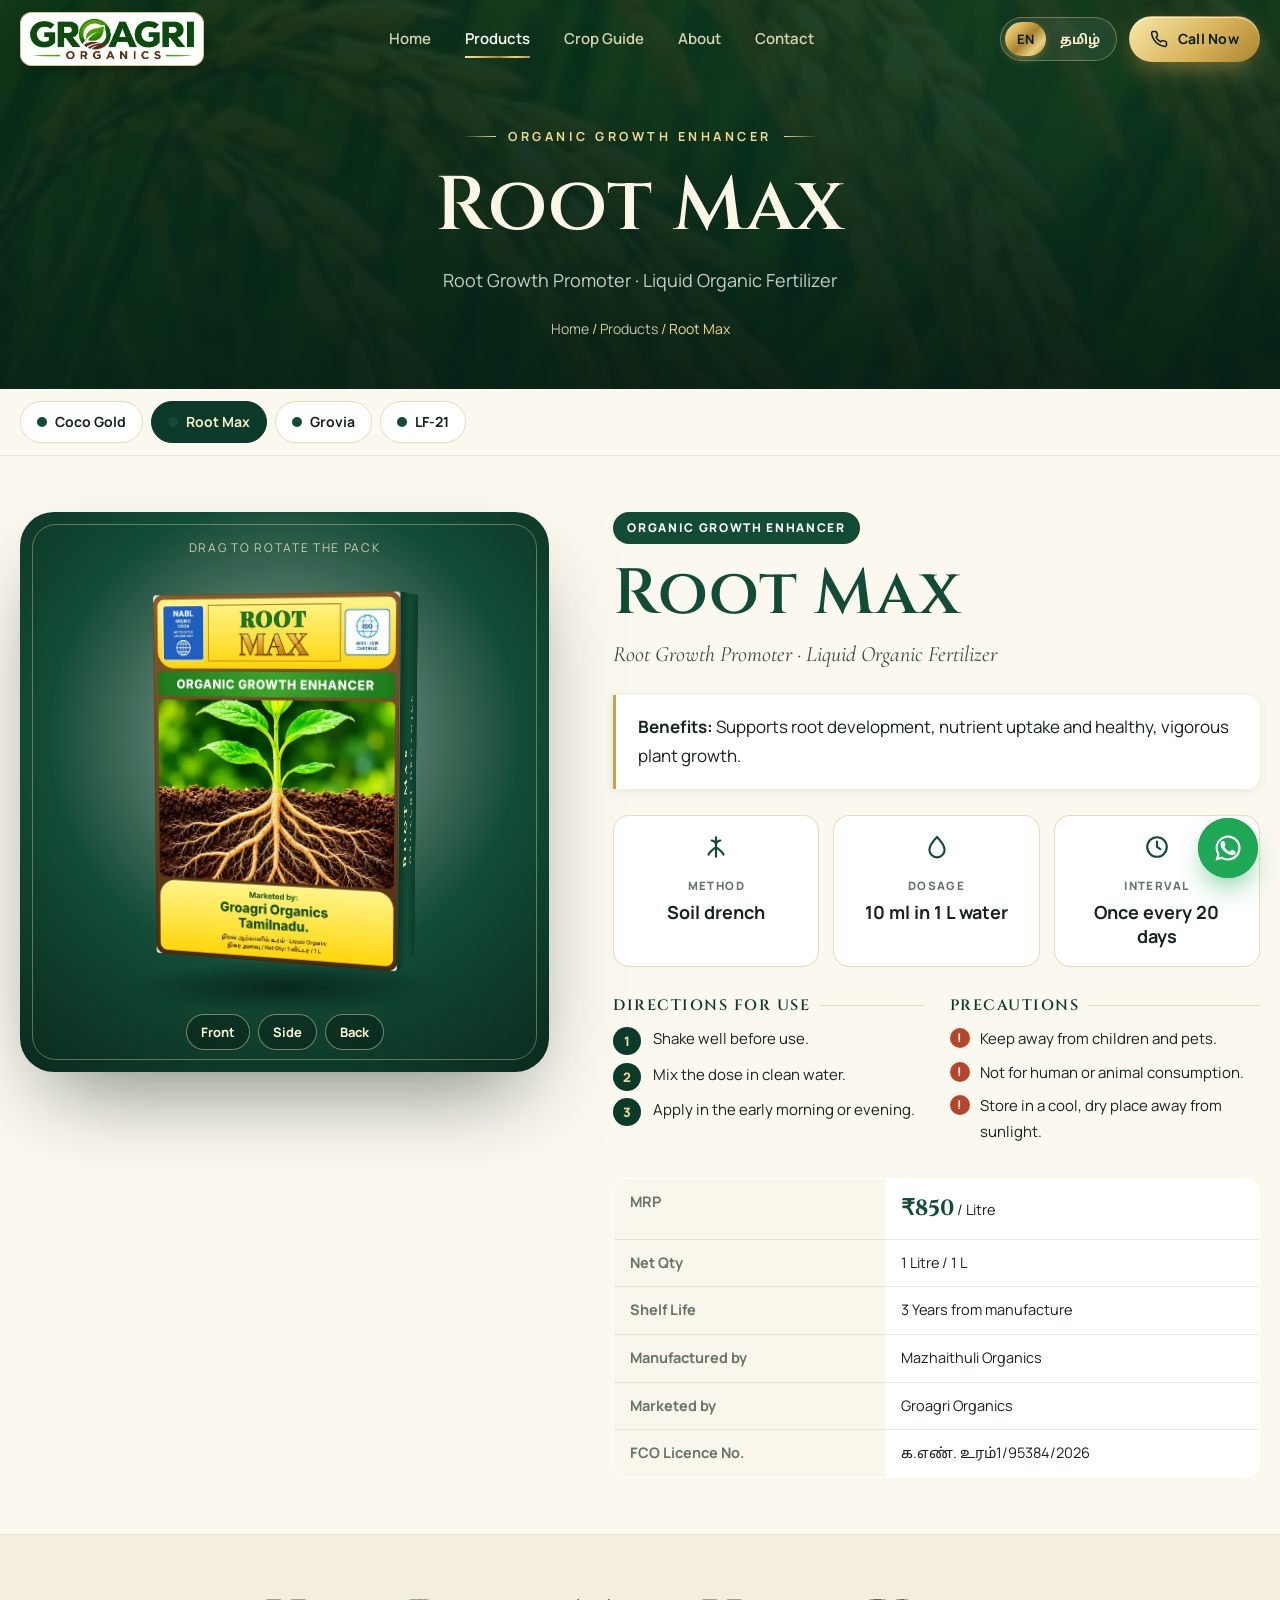
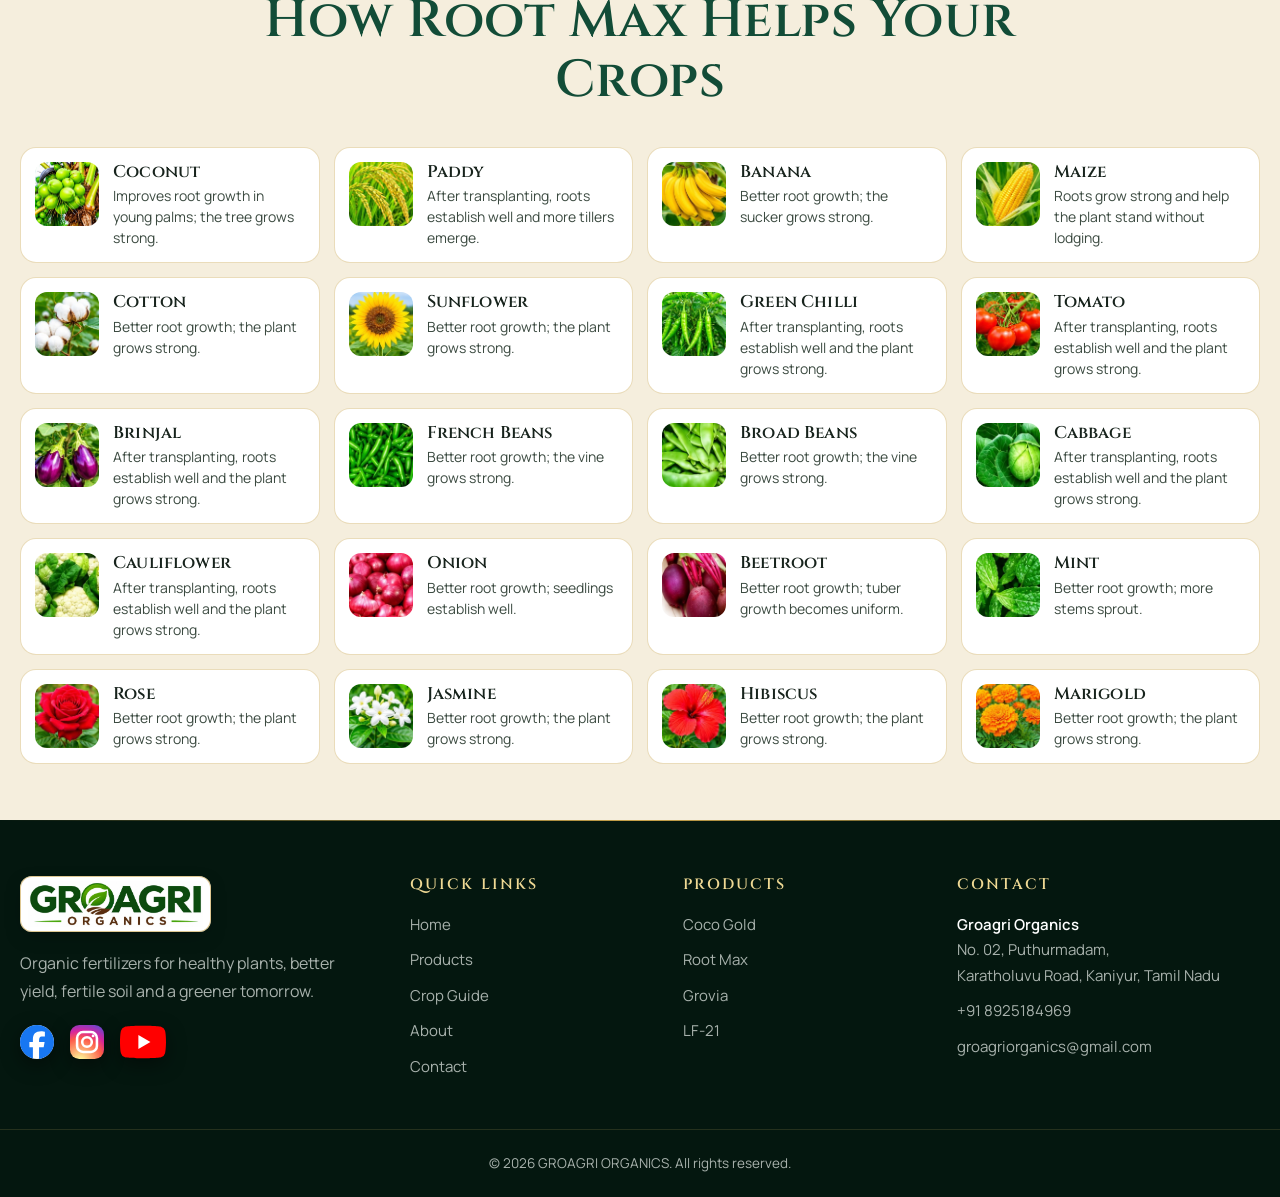
<file: root-max.html>
<!DOCTYPE html>
<html lang="en" class="no-js">
<head>
  <meta charset="UTF-8">
  <meta name="viewport" content="width=device-width, initial-scale=1.0, viewport-fit=cover">
  <title>Root Max – Organic Root Growth Promoter Liquid Fertilizer | GROAGRI ORGANICS</title>
  <meta name="description" content="Root Max liquid organic root growth promoter for stronger roots, better nutrient uptake and vigorous plants – paddy, banana, vegetables, flowers. 10 ml per litre, every 20 days.">
  <meta name="robots" content="index, follow, max-image-preview:large">
  <link rel="canonical" href="https://www.groagriorganics.in/root-max.html">
  <meta name="theme-color" content="#082a1f">
  <meta property="og:type" content="product">
  <meta property="og:site_name" content="GROAGRI ORGANICS">
  <meta property="og:locale" content="en_IN">
  <meta property="og:url" content="https://www.groagriorganics.in/root-max.html">
  <meta property="og:title" content="Root Max – Root Growth Promoter · Liquid Organic Fertilizer">
  <meta property="og:description" content="Root Max liquid organic root growth promoter for stronger roots, better nutrient uptake and vigorous plants – paddy, banana, vegetables, flowers. 10 ml per litre, every 20 days.">
  <meta property="og:image" content="https://www.groagriorganics.in/images/packs/root-max.jpg">
  <meta property="og:image:alt" content="Root Max 1 L pack">
  <meta name="twitter:card" content="summary_large_image">
  <link rel="icon" href="images/groagri.ico" type="image/x-icon">
  <link rel="preconnect" href="https://fonts.googleapis.com">
  <link rel="preconnect" href="https://fonts.gstatic.com" crossorigin>
  <link href="https://fonts.googleapis.com/css2?family=Cinzel:wght@500;600;700&family=Cormorant+Garamond:ital,wght@1,500;1,600&family=Manrope:wght@400;500;600;700;800&family=Noto+Sans+Tamil:wght@400;500;600;700&family=Noto+Serif+Tamil:wght@500;600;700&display=swap" rel="stylesheet">
  <link rel="preload" as="image" href="images/packs/root-max.jpg">
  <link rel="stylesheet" href="css/style.css">
  <script type="application/ld+json">
  {
    "@context": "https://schema.org",
    "@type": "Product",
    "name": "Root Max",
    "description": "Root Growth Promoter · Liquid Organic Fertilizer. Supports root development, nutrient uptake and healthy, vigorous plant growth.",
    "image": [
      "https://www.groagriorganics.in/images/packs/root-max.jpg"
    ],
    "sku": "root-max",
    "category": "Organic Fertilizer",
    "brand": {
      "@type": "Brand",
      "name": "GROAGRI ORGANICS"
    },
    "manufacturer": {
      "@type": "Organization",
      "name": "Mazhaithuli Organics"
    },
    "offers": {
      "@type": "Offer",
      "url": "https://www.groagriorganics.in/root-max.html",
      "price": "850",
      "priceCurrency": "INR",
      "availability": "https://schema.org/InStock",
      "itemCondition": "https://schema.org/NewCondition",
      "seller": {
        "@type": "Organization",
        "name": "GROAGRI ORGANICS"
      }
    }
  }
  </script>
  <script type="application/ld+json">
  {
    "@context": "https://schema.org",
    "@type": "BreadcrumbList",
    "itemListElement": [
      {
        "@type": "ListItem",
        "position": 1,
        "name": "Home",
        "item": "https://www.groagriorganics.in/"
      },
      {
        "@type": "ListItem",
        "position": 2,
        "name": "Products",
        "item": "https://www.groagriorganics.in/products.html"
      },
      {
        "@type": "ListItem",
        "position": 3,
        "name": "Root Max",
        "item": "https://www.groagriorganics.in/root-max.html"
      }
    ]
  }
  </script>
</head>
<body data-page="products" data-product="root-max">

<main>
  <section class="page-banner">
    <div class="bg" style="background-image:url(images/crops/paddy.jpg)"></div>
    <div class="container">
      <span class="eyebrow">Organic Growth Enhancer</span>
      <h1>Root Max</h1>
      <p id="pd-lead">Root Growth Promoter · Liquid Organic Fertilizer</p>
      <nav class="crumbs" aria-label="Breadcrumb"><a href="index.html" data-i18n="nav.home">Home</a> / <a href="products.html" data-i18n="nav.products">Products</a> / <span aria-current="page">Root Max</span></nav>
    </div>
  </section>

  <nav class="subnav" aria-label="Products"><div class="container" id="subnav"><a href="coco-gold.html" style="--c:#124c37"><i></i>Coco Gold</a><a href="root-max.html" style="--c:#124c37" class="active" aria-current="page"><i></i>Root Max</a><a href="grovia.html" style="--c:#124c37"><i></i>Grovia</a><a href="lf-21.html" style="--c:#124c37"><i></i>LF-21</a></div></nav>

  <div id="product-list">
    <section class="product-detail" id="root-max" style="--c:#124c37"><div class="container">
      <div class="viewer" style="--c:#124c37"><img class="static-pack" src="images/packs/root-max.jpg" alt="Root Max – Root Growth Promoter · Liquid Organic Fertilizer, 1 L pack" width="250" height="360"></div>
      <div class="pd-info">
        <span class="tag">Organic Growth Enhancer</span><h2>Root Max</h2><div class="type">Root Growth Promoter · Liquid Organic Fertilizer</div>
        <div class="benefit"><b>Benefits:</b> Supports root development, nutrient uptake and healthy, vigorous plant growth.</div>
        <div class="dose-cards"><div class="dose-card"><svg viewBox="0 0 24 24" fill="none" stroke="currentColor" stroke-width="2" stroke-linecap="round" stroke-linejoin="round"><path d="M12 3v9M12 12c-2 2-5 3-7 7M12 12c2 2 5 3 7 7M12 12v9M8 6c1.5 0 3 1 4 3 1-2 2.5-3 4-3"/></svg><small>Method</small><b>Soil drench</b></div><div class="dose-card"><svg viewBox="0 0 24 24" fill="none" stroke="currentColor" stroke-width="2" stroke-linecap="round" stroke-linejoin="round"><path d="M12 2.7S5 10 5 14.5a7 7 0 0 0 14 0C19 10 12 2.7 12 2.7z"/></svg><small>Dosage</small><b>10 ml in 1 L water</b></div><div class="dose-card"><svg viewBox="0 0 24 24" fill="none" stroke="currentColor" stroke-width="2" stroke-linecap="round"><circle cx="12" cy="12" r="9"/><path d="M12 7v5l3 2"/></svg><small>Interval</small><b>Once every 20 days</b></div></div>
        <div class="pd-cols"><div class="pd-block"><h4>Directions for Use</h4><ol class="steps"><li>Shake well before use.</li><li>Mix the dose in clean water.</li><li>Apply in the early morning or evening.</li></ol></div><div class="pd-block"><h4>Precautions</h4><ul class="warn"><li>Keep away from children and pets.</li><li>Not for human or animal consumption.</li><li>Store in a cool, dry place away from sunlight.</li></ul></div></div>
        <table class="pack-table"><tbody><tr><th>MRP</th><td><span class="mrp">₹850</span> / Litre</td></tr><tr><th>Net Qty</th><td>1 Litre / 1 L</td></tr><tr><th>Shelf Life</th><td>3 Years from manufacture</td></tr><tr><th>Manufactured by</th><td>Mazhaithuli Organics</td></tr><tr><th>Marketed by</th><td>Groagri Organics</td></tr><tr><th>FCO Licence No.</th><td>க.எண். உரம்1/95384/2026</td></tr></tbody></table>
      </div>
    </div></section>
    <section class="section pd-crops" style="--c:#124c37"><div class="container">
      <div class="section-head"><h2>How Root Max Helps Your Crops</h2></div>
      <div class="crop-uses">
        <a class="crop-use" href="crop-guide.html#coconut"><img src="images/crops/coconut.jpg" alt="Coconut" loading="lazy" width="64" height="64"><div><h3>Coconut</h3><p>Improves root growth in young palms; the tree grows strong.</p></div></a>
        <a class="crop-use" href="crop-guide.html#paddy"><img src="images/crops/paddy.jpg" alt="Paddy" loading="lazy" width="64" height="64"><div><h3>Paddy</h3><p>After transplanting, roots establish well and more tillers emerge.</p></div></a>
        <a class="crop-use" href="crop-guide.html#banana"><img src="images/crops/banana.jpg" alt="Banana" loading="lazy" width="64" height="64"><div><h3>Banana</h3><p>Better root growth; the sucker grows strong.</p></div></a>
        <a class="crop-use" href="crop-guide.html#maize"><img src="images/crops/maize.jpg" alt="Maize" loading="lazy" width="64" height="64"><div><h3>Maize</h3><p>Roots grow strong and help the plant stand without lodging.</p></div></a>
        <a class="crop-use" href="crop-guide.html#cotton"><img src="images/crops/cotton.jpg" alt="Cotton" loading="lazy" width="64" height="64"><div><h3>Cotton</h3><p>Better root growth; the plant grows strong.</p></div></a>
        <a class="crop-use" href="crop-guide.html#sunflower"><img src="images/crops/sunflower.jpg" alt="Sunflower" loading="lazy" width="64" height="64"><div><h3>Sunflower</h3><p>Better root growth; the plant grows strong.</p></div></a>
        <a class="crop-use" href="crop-guide.html#green-chilli"><img src="images/crops/green-chilli.jpg" alt="Green Chilli" loading="lazy" width="64" height="64"><div><h3>Green Chilli</h3><p>After transplanting, roots establish well and the plant grows strong.</p></div></a>
        <a class="crop-use" href="crop-guide.html#tomato"><img src="images/crops/tomato.jpg" alt="Tomato" loading="lazy" width="64" height="64"><div><h3>Tomato</h3><p>After transplanting, roots establish well and the plant grows strong.</p></div></a>
        <a class="crop-use" href="crop-guide.html#brinjal"><img src="images/crops/brinjal.jpg" alt="Brinjal" loading="lazy" width="64" height="64"><div><h3>Brinjal</h3><p>After transplanting, roots establish well and the plant grows strong.</p></div></a>
        <a class="crop-use" href="crop-guide.html#french-beans"><img src="images/crops/french-beans.jpg" alt="French Beans" loading="lazy" width="64" height="64"><div><h3>French Beans</h3><p>Better root growth; the vine grows strong.</p></div></a>
        <a class="crop-use" href="crop-guide.html#broad-beans"><img src="images/crops/broad-beans.jpg" alt="Broad Beans" loading="lazy" width="64" height="64"><div><h3>Broad Beans</h3><p>Better root growth; the vine grows strong.</p></div></a>
        <a class="crop-use" href="crop-guide.html#cabbage"><img src="images/crops/cabbage.jpg" alt="Cabbage" loading="lazy" width="64" height="64"><div><h3>Cabbage</h3><p>After transplanting, roots establish well and the plant grows strong.</p></div></a>
        <a class="crop-use" href="crop-guide.html#cauliflower"><img src="images/crops/cauliflower.jpg" alt="Cauliflower" loading="lazy" width="64" height="64"><div><h3>Cauliflower</h3><p>After transplanting, roots establish well and the plant grows strong.</p></div></a>
        <a class="crop-use" href="crop-guide.html#onion"><img src="images/crops/onion.jpg" alt="Onion" loading="lazy" width="64" height="64"><div><h3>Onion</h3><p>Better root growth; seedlings establish well.</p></div></a>
        <a class="crop-use" href="crop-guide.html#beetroot"><img src="images/crops/beetroot.jpg" alt="Beetroot" loading="lazy" width="64" height="64"><div><h3>Beetroot</h3><p>Better root growth; tuber growth becomes uniform.</p></div></a>
        <a class="crop-use" href="crop-guide.html#mint"><img src="images/crops/mint.jpg" alt="Mint" loading="lazy" width="64" height="64"><div><h3>Mint</h3><p>Better root growth; more stems sprout.</p></div></a>
        <a class="crop-use" href="crop-guide.html#rose"><img src="images/crops/rose.jpg" alt="Rose" loading="lazy" width="64" height="64"><div><h3>Rose</h3><p>Better root growth; the plant grows strong.</p></div></a>
        <a class="crop-use" href="crop-guide.html#jasmine"><img src="images/crops/jasmine.jpg" alt="Jasmine" loading="lazy" width="64" height="64"><div><h3>Jasmine</h3><p>Better root growth; the plant grows strong.</p></div></a>
        <a class="crop-use" href="crop-guide.html#hibiscus"><img src="images/crops/hibiscus.jpg" alt="Hibiscus" loading="lazy" width="64" height="64"><div><h3>Hibiscus</h3><p>Better root growth; the plant grows strong.</p></div></a>
        <a class="crop-use" href="crop-guide.html#marigold"><img src="images/crops/marigold.jpg" alt="Marigold" loading="lazy" width="64" height="64"><div><h3>Marigold</h3><p>Better root growth; the plant grows strong.</p></div></a>
      </div>
    </div></section>
  </div>
</main>

<script src="js/data.js"></script>
<script src="js/i18n.js"></script>
<script src="js/main.js"></script>
</body>
</html>
</file>
<file: css/style.css>
/* =========================================================
   GROAGRI ORGANICS — Royal Emerald & Antique Gold theme
   ========================================================= */
@view-transition { navigation: auto; }

:root {
  --em-950: #051d15;
  --em-900: #082a1f;
  --em-800: #0c3a2a;
  --em-700: #124c37;
  --em-600: #1a6448;
  --em-500: #22805b;
  --leaf: #4caf50;
  --gold-200: #f7ecc6;
  --gold-300: #efd994;
  --gold-400: #e1c06a;
  --gold-500: #c9a24a;
  --gold-600: #a37f2c;
  --gold-700: #7d5f1c;
  --ivory: #fbf8f0;
  --cream: #f5eedd;
  --parch: #ece0c2;
  --ink: #17231c;
  --ink-2: #3b4a40;
  --muted: #66736a;
  --line: rgba(201, 162, 74, .38);
  --line-soft: rgba(23, 35, 28, .09);
  --gold-grad: linear-gradient(135deg, #f7e7a9 0%, #d9b45a 28%, #a8822e 52%, #e9cf80 76%, #b88f37 100%);
  --em-grad: radial-gradient(1200px 600px at 75% 30%, #145a3f 0%, rgba(20,90,63,0) 60%),
             radial-gradient(900px 500px at 10% 90%, #0f4a33 0%, rgba(15,74,51,0) 60%),
             linear-gradient(160deg, #0a3325 0%, #062319 60%, #04170f 100%);
  --radius: 18px;
  --radius-lg: 28px;
  --shadow-sm: 0 2px 10px rgba(8, 42, 31, .08);
  --shadow: 0 18px 50px -18px rgba(8, 42, 31, .35);
  --shadow-lg: 0 40px 90px -30px rgba(4, 23, 15, .55);
  --font-display: "Cinzel", "Noto Serif Tamil", Georgia, serif;
  --font-serif: "Cormorant Garamond", "Noto Serif Tamil", Georgia, serif;
  --font-body: "Manrope", "Noto Sans Tamil", system-ui, -apple-system, "Segoe UI", sans-serif;
  --header-h: 78px;
  --ease: cubic-bezier(.22, .8, .24, 1);
}

html[data-lang="ta"] {
  --font-display: "Noto Serif Tamil", "Cinzel", Georgia, serif;
  --font-serif: "Noto Serif Tamil", "Cormorant Garamond", Georgia, serif;
  --font-body: "Noto Sans Tamil", "Manrope", system-ui, sans-serif;
}

*, *::before, *::after { box-sizing: border-box; margin: 0; padding: 0; }
html { scroll-behavior: smooth; -webkit-text-size-adjust: 100%; }
body {
  font-family: var(--font-body);
  color: var(--ink);
  background: var(--ivory);
  line-height: 1.7;
  font-size: 16px;
  overflow-x: hidden;
  -webkit-font-smoothing: antialiased;
}
img { max-width: 100%; display: block; }
a { color: inherit; text-decoration: none; }
button, input, select, textarea { font: inherit; color: inherit; }
ul { list-style: none; }
::selection { background: var(--gold-400); color: var(--em-950); }
:focus-visible { outline: 2px solid var(--gold-400); outline-offset: 3px; border-radius: 6px; }

.container { width: min(1320px, 100% - 40px); margin-inline: auto; }
.section { padding: clamp(36px, 4.5vw, 56px) 0; position: relative; }
.section-cream { background: var(--cream); }
.section-tight { padding-top: clamp(24px, 3vw, 36px); }
.section-tight .section-head { margin-bottom: clamp(18px, 2.4vw, 28px); }
.section-dark { background: var(--em-grad); color: #eaf1ec; }
.section-dark .lead, .section-dark p { color: rgba(234, 241, 236, .78); }

/* ---------- Typography ---------- */
h1, h2, h3, h4 { font-family: var(--font-display); line-height: 1.15; font-weight: 600; letter-spacing: .01em; }
html[data-lang="ta"] h1, html[data-lang="ta"] h2, html[data-lang="ta"] h3 { line-height: 1.4; letter-spacing: 0; }
h2 { font-size: clamp(30px, 4.2vw, 52px); }
html[data-lang="ta"] h2 { font-size: clamp(26px, 3.4vw, 42px); }
h3 { font-size: 22px; }
.lead { font-size: clamp(16px, 1.5vw, 19px); color: var(--ink-2); max-width: 640px; }
em, .serif-i { font-family: var(--font-serif); font-style: italic; font-weight: 500; }
.gold-text {
  background: var(--gold-grad); -webkit-background-clip: text; background-clip: text; color: transparent;
}

.eyebrow {
  display: inline-flex; align-items: center; gap: 12px;
  font-size: 12.5px; letter-spacing: .28em; text-transform: uppercase; font-weight: 700;
  color: var(--gold-600); margin-bottom: 16px;
}
html[data-lang="ta"] .eyebrow { letter-spacing: .06em; font-size: 13.5px; }
.eyebrow::before, .eyebrow::after {
  content: ""; width: 34px; height: 1px; background: linear-gradient(90deg, transparent, currentColor);
}
.eyebrow::after { background: linear-gradient(90deg, currentColor, transparent); }
.section-dark .eyebrow, .hero .eyebrow, .page-banner .eyebrow { color: var(--gold-300); }

.section-head { text-align: center; max-width: 780px; margin: 0 auto clamp(24px, 3vw, 36px); }
.section-head .lead { margin: 18px auto 0; }
@media (min-width: 900px) {
  .section-head:has(+ #range-grid) { max-width: none; }
  .section-head:has(+ #range-grid) .lead { max-width: none; white-space: nowrap; }
}

.ornament { display: flex; justify-content: center; margin: 18px 0 0; color: var(--gold-500); }
.ornament svg { width: 160px; height: 18px; }

/* ---------- Buttons ---------- */
.btn {
  --bg: var(--em-800);
  position: relative; display: inline-flex; align-items: center; justify-content: center; gap: 10px;
  padding: 15px 30px; border-radius: 999px; font-weight: 700; font-size: 15px; letter-spacing: .02em;
  border: 1px solid transparent; cursor: pointer; overflow: hidden; isolation: isolate;
  transition: transform .35s var(--ease), box-shadow .35s var(--ease), background .3s;
  white-space: nowrap;
}
.btn svg { width: 18px; height: 18px; flex: none; }
.btn:hover { transform: translateY(-2px); }
.btn-gold { background: var(--gold-grad); background-size: 200% 200%; color: var(--em-950); box-shadow: 0 10px 30px -10px rgba(201, 162, 74, .8), inset 0 1px 0 rgba(255,255,255,.6); }
.btn-gold::after {
  content: ""; position: absolute; inset: 0; z-index: -1;
  background: linear-gradient(110deg, transparent 30%, rgba(255,255,255,.65) 48%, transparent 66%);
  transform: translateX(-120%); transition: transform .9s var(--ease);
}
.btn-gold:hover::after { transform: translateX(120%); }
.btn-ghost { border-color: rgba(239, 217, 148, .55); color: var(--gold-200); background: rgba(255,255,255,.04); backdrop-filter: blur(6px); }
.btn-ghost:hover { background: rgba(239, 217, 148, .12); border-color: var(--gold-300); }
.btn-dark { background: var(--em-800); color: var(--gold-200); box-shadow: var(--shadow-sm); }
.btn-dark:hover { background: var(--em-700); box-shadow: var(--shadow); }
.btn-line { border-color: var(--line); color: var(--em-800); background: transparent; }
.btn-line:hover { background: var(--em-800); color: var(--gold-200); }
.btn-sm { padding: 10px 20px; font-size: 14px; }
.btn-wa { background: #1fa855; color: #fff; }
.btn-wa:hover { background: #18914a; }

/* ---------- Header ---------- */
.scroll-progress {
  position: fixed; top: 0; left: 0; height: 3px; width: 100%; z-index: 120;
  background: var(--gold-grad); transform-origin: 0 50%; transform: scaleX(0);
}
.site-header {
  position: fixed; inset: 0 0 auto; z-index: 100; height: var(--header-h);
  display: flex; align-items: center;
  transition: background .4s, box-shadow .4s, height .4s;
}
.site-header::after {
  content: ""; position: absolute; left: 0; right: 0; bottom: 0; height: 1px;
  background: linear-gradient(90deg, transparent, rgba(225, 192, 106, .45), transparent); opacity: 0; transition: opacity .4s;
}
.site-header.scrolled { background: rgba(6, 32, 23, .82); backdrop-filter: blur(16px) saturate(140%); -webkit-backdrop-filter: blur(16px) saturate(140%); box-shadow: 0 10px 40px -20px rgba(0,0,0,.6); --header-h: 68px; }
.site-header.scrolled::after { opacity: 1; }
.site-header .container { display: flex; align-items: center; justify-content: space-between; gap: 18px; }
.brand { display: flex; align-items: center; gap: 12px; flex: none; }
.brand-badge {
  background: #fff; border-radius: 12px; padding: 5px 8px; display: grid; place-items: center;
  box-shadow: 0 6px 20px -8px rgba(0,0,0,.5), inset 0 0 0 1px rgba(201, 162, 74, .6);
}
.brand img { height: 44px; width: auto; }
.nav { display: flex; align-items: center; gap: 6px; }
.nav a.nav-link {
  position: relative; padding: 8px 14px; font-weight: 600; font-size: 15px; color: rgba(247, 236, 198, .86);
  transition: color .3s;
}
.nav a.nav-link::after {
  content: ""; position: absolute; left: 14px; right: 14px; bottom: 2px; height: 1.5px;
  background: var(--gold-grad); transform: scaleX(0); transform-origin: center; transition: transform .4s var(--ease);
}
.nav a.nav-link:hover, .nav a.nav-link.active { color: #fff; }
.nav a.nav-link:hover::after, .nav a.nav-link.active::after { transform: scaleX(1); }
.header-actions { display: flex; align-items: center; gap: 12px; }

.lang-switch {
  display: inline-flex; padding: 4px; border-radius: 999px; gap: 2px;
  background: rgba(255,255,255,.07); border: 1px solid rgba(239, 217, 148, .35);
}
.lang-switch button {
  border: 0; background: transparent; color: var(--gold-200); cursor: pointer;
  font-weight: 700; font-size: 13px; padding: 6px 12px; border-radius: 999px; transition: background .3s, color .3s;
  font-family: "Manrope", "Noto Sans Tamil", sans-serif;
}
.lang-switch button[aria-pressed="true"] { background: var(--gold-grad); color: var(--em-950); box-shadow: 0 4px 12px -4px rgba(201,162,74,.8); }

.menu-toggle {
  display: none; width: 46px; height: 46px; border-radius: 12px; cursor: pointer;
  background: rgba(255,255,255,.06); border: 1px solid rgba(239, 217, 148, .35); position: relative;
}
.menu-toggle span, .menu-toggle span::before, .menu-toggle span::after {
  position: absolute; left: 12px; right: 12px; height: 2px; background: var(--gold-200); border-radius: 2px; content: "";
  transition: transform .35s var(--ease), top .35s var(--ease), opacity .2s;
}
.menu-toggle span { top: 22px; }
.menu-toggle span::before { left: 0; right: 0; top: -7px; }
.menu-toggle span::after { left: 0; right: 0; top: 7px; }
body.menu-open .menu-toggle span { background: transparent; }
body.menu-open .menu-toggle span::before { top: 0; transform: rotate(45deg); }
body.menu-open .menu-toggle span::after { top: 0; transform: rotate(-45deg); }

/* ---------- Hero ---------- */
.hero {
  position: relative; display: flex; align-items: center;
  background: var(--em-grad); color: #eef4ef; overflow: hidden;
  padding: calc(var(--header-h) + 28px) 0 32px;
}
.hero::before {
  /* subtle royal damask pattern */
  content: ""; position: absolute; inset: 0; opacity: .07; pointer-events: none;
  background-image: url("data:image/svg+xml,%3Csvg xmlns='http://www.w3.org/2000/svg' width='120' height='120' viewBox='0 0 120 120'%3E%3Cg fill='none' stroke='%23e1c06a' stroke-width='1'%3E%3Cpath d='M60 8c10 16 10 28 0 44C50 36 50 24 60 8z'/%3E%3Cpath d='M60 112c10-16 10-28 0-44-10 16-10 28 0 44z'/%3E%3Cpath d='M8 60c16-10 28-10 44 0-16 10-28 10-44 0z'/%3E%3Cpath d='M112 60c-16-10-28-10-44 0 16 10 28 10 44 0z'/%3E%3Ccircle cx='60' cy='60' r='4'/%3E%3C/g%3E%3C/svg%3E");
}
.hero::after {
  content: ""; position: absolute; inset: auto 0 0; height: 160px; pointer-events: none;
  background: linear-gradient(180deg, transparent, rgba(4, 23, 15, .6));
}
#particles { position: absolute; inset: 0; width: 100%; height: 100%; pointer-events: none; z-index: 1; }
.hero .container { position: relative; z-index: 2; display: grid; grid-template-columns: 1.02fr 1fr; align-items: center; gap: 40px; }
.hero h1 {
  font-size: clamp(44px, 7vw, 92px); font-weight: 600; line-height: 1.02; margin-bottom: 26px;
  color: #fbf6e6; text-shadow: 0 10px 40px rgba(0,0,0,.35);
}
html[data-lang="ta"] .hero h1 { font-size: clamp(34px, 5.2vw, 66px); line-height: 1.3; }
.hero h1 em {
  display: inline-block; font-size: 1.12em; padding-right: .1em;
  background: var(--gold-grad); background-size: 220% 100%; -webkit-background-clip: text; background-clip: text; color: transparent;
  animation: goldflow 7s ease-in-out infinite;
}
@keyframes goldflow { 0%,100% { background-position: 0% 50%; } 50% { background-position: 100% 50%; } }
.hero .lead { color: rgba(238, 244, 239, .82); margin-bottom: 36px; }
.hero-actions { display: flex; flex-wrap: wrap; gap: 14px; }
.trust-row { display: flex; flex-wrap: wrap; align-items: center; gap: 14px 22px; margin-top: 0; }
.trust-item { display: flex; align-items: center; gap: 10px; font-size: 13px; color: rgba(247, 236, 198, .85); max-width: 230px; line-height: 1.35; }
.trust-item img { width: 40px; height: 40px; object-fit: contain; border-radius: 8px; background: #fff; padding: 2px; flex: none; }
.trust-item .seal {
  width: 40px; height: 40px; border-radius: 50%; display: grid; place-items: center; flex: none;
  border: 1px solid var(--gold-400); color: var(--gold-300); font-family: var(--font-display); font-size: 11px; font-weight: 700;
}

/* ---------- 3D Carousel ---------- */
.stage {
  --w: 176px; --h: calc(var(--w) * 1.438); --d: calc(var(--w) * .3); --r: calc(var(--w) * 1.12);
  --top: 36px;
  position: relative; height: calc(var(--top) + var(--h) + 180px); perspective: 1500px; perspective-origin: 50% 30%;
  touch-action: pan-y; cursor: grab; user-select: none; -webkit-user-select: none; outline: none;
}
.stage.dragging { cursor: grabbing; }
.stage-glow {
  position: absolute; width: 120%; aspect-ratio: 1; border-radius: 50%; left: -10%; top: 50%; transform: translateY(-55%);
  background: radial-gradient(closest-side, rgba(225, 192, 106, .28), rgba(225, 192, 106, .07) 50%, transparent 72%);
  filter: blur(6px); pointer-events: none;
}
.ring { position: absolute; left: 50%; top: var(--top); margin-left: calc(var(--w) / -2); width: var(--w); height: var(--h); transform-style: preserve-3d; transform: rotateX(-5deg); z-index: 2; }
.slot { position: absolute; inset: 0; transform-style: preserve-3d; cursor: pointer; }
.ring .pack .face { opacity: var(--o, 1); }
.slot .float { position: absolute; inset: 0; transform-style: preserve-3d; animation: floaty 6s ease-in-out infinite; }
.slot:nth-child(2) .float { animation-delay: -1.5s; }
.slot:nth-child(3) .float { animation-delay: -3s; }
.slot:nth-child(4) .float { animation-delay: -4.5s; }
@keyframes floaty { 0%,100% { transform: translateY(0); } 50% { transform: translateY(-12px); } }

.pedestal {
  position: absolute; left: 50%; top: calc(var(--top) + var(--h) - var(--w) * .24); width: calc(var(--w) * 3); max-width: 100%; height: calc(var(--w) * .5);
  transform: translateX(-50%); border-radius: 50%; pointer-events: none; z-index: 1;
  background: radial-gradient(ellipse at 50% 40%, #2d6a4c 0%, #164a34 45%, #0b2f21 80%, #082519 100%);
  box-shadow:
    inset 0 0 0 1.5px rgba(225, 192, 106, .7),
    inset 0 6px 14px rgba(251, 233, 168, .12),
    0 12px 0 -1px #061c13,
    0 12px 0 0 rgba(225, 192, 106, .35),
    0 34px 50px -8px rgba(0, 0, 0, .7);
}
/* contact shadow under the front pack */
.pedestal::before {
  content: ""; position: absolute; left: 50%; top: calc(var(--w) * .13); width: calc(var(--w) * 1.25); height: calc(var(--w) * .2);
  transform: translateX(-50%); border-radius: 50%;
  background: radial-gradient(closest-side, rgba(0, 0, 0, .6), rgba(0, 0, 0, .25) 60%, transparent);
}
/* inner gold ring */
.pedestal::after {
  content: ""; position: absolute; inset: 14% 9%; border-radius: 50%;
  border: 1px dashed rgba(225, 192, 106, .3);
}
.stage-caption { position: absolute; top: calc(var(--top) + var(--h) + 84px); left: 0; right: 0; text-align: center; z-index: 3; }
.stage-caption .name { font-family: var(--font-display); font-size: 26px; color: var(--gold-200); letter-spacing: .06em; transition: opacity .3s; }
.stage-caption .type { font-size: 14px; color: rgba(238, 244, 239, .72); min-height: 1.6em; padding: 0 10px; }
.stage-caption .hint { font-size: 12px; letter-spacing: .16em; text-transform: uppercase; color: rgba(225, 192, 106, .65); margin-top: 4px; }
.stage-dots { display: flex; justify-content: center; gap: 8px; margin-top: 10px; }
.stage-dots button { width: 9px; height: 9px; border-radius: 50%; border: 1px solid var(--gold-400); background: transparent; cursor: pointer; padding: 0; transition: background .3s, transform .3s; }
.stage-dots button[aria-current="true"] { background: var(--gold-400); transform: scale(1.25); }

/* ---------- Cuboid product pack ---------- */
.pack {
  --w: 196px; --h: calc(var(--w) * 1.438); --d: calc(var(--w) * .3);
  --c: #124c37; --a: #e1c06a;
  position: absolute; inset: 0; width: var(--w); height: var(--h); transform-style: preserve-3d;
}
.stage .pack, .ring .pack { --w: inherit; }
.pack .face { position: absolute; backface-visibility: hidden; -webkit-backface-visibility: hidden; overflow: hidden; }
.pack .front, .pack .back { width: var(--w); height: var(--h); border-radius: 4px; }
.pack .front { transform: translateZ(calc(var(--d) / 2)); background: #f6e27a center / cover no-repeat; box-shadow: inset 0 0 0 1px rgba(0,0,0,.15); }
.pack .front::after {
  content: ""; position: absolute; inset: 0; pointer-events: none;
  background: linear-gradient(115deg, rgba(255,255,255,0) 30%, rgba(255,255,255,.35) 45%, rgba(255,255,255,0) 60%);
  background-size: 250% 100%; background-position: var(--shine, 120%) 0; mix-blend-mode: soft-light;
}
.pack .back { transform: rotateY(180deg) translateZ(calc(var(--d) / 2)); background: linear-gradient(180deg, #fff6c9, #f9e78e); color: #1d2a1f; }
.pack .side {
  width: var(--d); height: var(--h); left: calc((var(--w) - var(--d)) / 2);
  background: linear-gradient(90deg, color-mix(in srgb, var(--c) 72%, #000), var(--c) 50%, color-mix(in srgb, var(--c) 78%, #000));
  display: flex; align-items: center; justify-content: center;
}
.pack .right { transform: rotateY(90deg) translateZ(calc(var(--w) / 2)); }
.pack .left { transform: rotateY(-90deg) translateZ(calc(var(--w) / 2)); }
.pack .side span {
  writing-mode: vertical-rl; transform: rotate(180deg); white-space: nowrap;
  font-family: "Cinzel", serif; font-weight: 700; letter-spacing: .18em; color: #fbe9a8; font-size: calc(var(--w) * .07);
  text-shadow: 0 1px 0 rgba(0,0,0,.35);
}
.pack .side small { display: block; font-size: .6em; letter-spacing: .3em; opacity: .75; }
.pack .top, .pack .bottom {
  width: var(--w); height: var(--d); top: calc((var(--h) - var(--d)) / 2);
  background: linear-gradient(180deg, color-mix(in srgb, var(--c) 85%, #fff), var(--c));
}
.pack .top { transform: rotateX(90deg) translateZ(calc(var(--h) / 2)); }
.pack .top::after { content: ""; position: absolute; inset: 22% 18%; border: 1px solid rgba(251, 233, 168, .55); border-radius: 3px; }
.pack .bottom { transform: rotateX(-90deg) translateZ(calc(var(--h) / 2)); background: color-mix(in srgb, var(--c) 60%, #000); }
.pack .shadow {
  position: absolute; left: 6%; right: 6%; bottom: calc(var(--h) * -.06); height: calc(var(--d) * .9);
  background: radial-gradient(closest-side, rgba(0,0,0,.55), transparent); transform: rotateX(90deg) translateZ(calc(var(--h) * -.5));
  filter: blur(4px);
}
/* back label */
.back-label { position: absolute; inset: 0; padding: 7% 8%; font-size: calc(var(--w) * .043); line-height: 1.4; display: flex; flex-direction: column; gap: .5em; }
.back-label .bl-head { background: var(--c); color: #fbe9a8; margin: -8% -9% .3em; padding: .7em 1em; font-family: "Cinzel", serif; font-weight: 700; font-size: 1.5em; letter-spacing: .08em; text-align: center; }
.back-label h5 { font-size: 1em; color: var(--c); text-transform: uppercase; letter-spacing: .04em; }
.back-label ol { padding-left: 1.2em; list-style: decimal; }
.back-label .bl-dose { background: rgba(255,255,255,.65); border: 1px solid rgba(0,0,0,.12); border-radius: .5em; padding: .4em .6em; font-weight: 700; }
.back-label .bl-foot { margin-top: auto; border-top: 1px dashed rgba(0,0,0,.25); padding-top: .4em; font-size: .9em; }
.back-label .bl-foot b { color: var(--c); }

/* ---------- Marquee ---------- */
.marquee { position: relative; background: #e1c06a; border-block: 1px solid var(--gold-600); box-shadow: inset 0 1px 0 rgba(255,255,255,.45), 0 10px 24px -14px rgba(10, 46, 33, .55); overflow: hidden; padding: 16px 0; }
.marquee-track { display: flex; gap: 0; width: max-content; animation: marquee 40s linear infinite; }
.marquee:hover .marquee-track { animation-play-state: paused; }
.marquee-item { display: flex; align-items: center; gap: 22px; padding: 0 26px; font-family: var(--font-display); font-size: 18px; font-weight: 700; letter-spacing: .08em; color: var(--em-950); -webkit-font-smoothing: antialiased; white-space: nowrap; }
.marquee-item::after { content: "❖"; color: var(--gold-700); font-size: 14px; }
@keyframes marquee { to { transform: translateX(-50%); } }

/* ---------- Cards ---------- */
.grid { display: grid; gap: 26px; }
.grid-2 { grid-template-columns: repeat(2, 1fr); }
.grid-3 { grid-template-columns: repeat(3, 1fr); }
.grid-4 { grid-template-columns: repeat(4, 1fr); }

.pillar {
  position: relative; padding: 30px 24px 26px; border-radius: var(--radius-lg); background: #fff;
  border: 1px solid var(--line); box-shadow: var(--shadow-sm); text-align: center; overflow: hidden;
  transition: transform .5s var(--ease), box-shadow .5s var(--ease);
}
.pillar::before {
  content: ""; position: absolute; inset: 8px; border-radius: calc(var(--radius-lg) - 8px); border: 1px solid rgba(201, 162, 74, .18); pointer-events: none;
}
.pillar:hover { transform: translateY(-8px); box-shadow: var(--shadow); }
.medallion {
  width: 78px; height: 78px; border-radius: 50%; margin: 0 auto 18px; display: grid; place-items: center;
  background: radial-gradient(circle at 35% 30%, #1f7a55, #0c3a2a 70%);
  box-shadow: 0 0 0 3px #fff, 0 0 0 4.5px var(--gold-500), 0 14px 30px -10px rgba(12, 58, 42, .7);
  color: var(--gold-300);
}
.medallion svg { width: 34px; height: 34px; }
.pillar h3 { margin-bottom: 10px; color: var(--em-800); }
.pillar p { color: var(--muted); font-size: 15px; }

/* product range cards (3D tilt) */
.tilt { transform-style: preserve-3d; transition: transform .6s var(--ease); will-change: transform; }
.prod-card {
  --c: #124c37; --a: #e1c06a;
  position: relative; border-radius: var(--radius-lg); overflow: hidden; isolation: isolate; color: var(--ink);
  background: #fff; border: 1px solid var(--line); box-shadow: 0 10px 30px -18px rgba(8, 42, 31, .35);
  display: flex; flex-direction: column;
  transition: transform .5s var(--ease), box-shadow .5s var(--ease), border-color .5s;
}
.prod-card:hover { box-shadow: var(--shadow-lg); border-color: var(--gold-500); }
.prod-card::before {
  content: ""; position: absolute; inset: 0; z-index: 3; pointer-events: none;
  background: radial-gradient(380px circle at var(--gx, 50%) var(--gy, 0%), rgba(255,255,255,.18), transparent 45%);
  opacity: 0; transition: opacity .4s;
}
.prod-card:hover::before { opacity: 1; }
/* emerald stage with gold halo + podium */
.prod-card .visual {
  position: relative; height: 365px; display: grid; place-items: center; padding: 16px 0 48px; transform: translateZ(40px);
  background:
    radial-gradient(60% 55% at 50% 45%, rgba(225, 192, 106, .32) 0%, rgba(225, 192, 106, 0) 70%),
    radial-gradient(120% 90% at 50% 0%, color-mix(in srgb, var(--c) 70%, #2a8a62) 0%, transparent 70%),
    linear-gradient(170deg, var(--c), color-mix(in srgb, var(--c) 50%, #000));
}
.prod-card .visual::before {
  content: ""; position: absolute; left: 50%; bottom: 36px; width: 62%; height: 22px; transform: translateX(-50%);
  border-radius: 50%; background: radial-gradient(closest-side, rgba(0,0,0,.55), transparent); filter: blur(2px);
}
.prod-card .visual::after {
  content: ""; position: absolute; left: 0; right: 0; bottom: -1px; height: 28px; background: #fff;
  clip-path: ellipse(60% 100% at 50% 100%);
}
.prod-card .visual img {
  position: relative; height: 290px; width: auto; border-radius: 6px;
  box-shadow: 0 24px 34px -16px rgba(0,0,0,.75), 0 0 0 1px rgba(0,0,0,.15);
  transform: rotate(-3deg); transition: transform .6s var(--ease);
}
.prod-card:hover .visual img { transform: rotate(0deg) translateY(-8px) scale(1.04); }
.prod-card .body { position: relative; z-index: 2; padding: 6px 24px 0; display: flex; flex-direction: column; gap: 8px; flex: 1; text-align: left; transform: translateZ(20px); }
.prod-card .tag {
  align-self: flex-start; font-size: 11px; font-weight: 800; letter-spacing: .14em; text-transform: uppercase;
  color: var(--gold-700); padding: 0 0 0 14px; position: relative;
}
.prod-card .tag::before { content: ""; position: absolute; left: 0; top: 50%; width: 7px; height: 7px; border-radius: 50%; background: var(--gold-grad); transform: translateY(-50%); }
.prod-card h3 { font-size: 26px; line-height: 1.15; color: var(--em-800); }
.prod-card p { color: var(--muted); font-size: 14px; line-height: 1.55; min-height: 2lh; }
.prod-card .chips { display: grid; grid-template-columns: 1fr 1fr; gap: 8px; margin-top: auto; padding-top: 10px; }
.prod-card .chip {
  justify-content: center; background: var(--cream); color: var(--em-800); border: 1px solid var(--line);
  border-radius: 12px; padding: 8px 10px; font-size: 12.5px; white-space: nowrap;
}
.prod-card .chip svg { color: var(--gold-600); }
.prod-card .more {
  display: flex; align-items: center; justify-content: space-between; gap: 8px; font-weight: 700; font-size: 14.5px;
  color: var(--em-800); margin: 18px -24px 0; padding: 16px 24px; border-top: 1px solid var(--line-soft);
  transition: background .4s, color .4s;
}
.prod-card .more svg {
  width: 32px; height: 32px; padding: 8px; border-radius: 50%; background: var(--em-800); color: var(--gold-300);
  transition: transform .3s, background .3s;
}
.prod-card:hover .more { background: var(--em-800); color: var(--gold-200); }
.prod-card:hover .more svg { transform: translateX(4px); background: var(--gold-grad); color: var(--em-900); }
.chip { display: inline-flex; align-items: center; gap: 6px; font-size: 12.5px; font-weight: 700; padding: 6px 11px; border-radius: 999px; background: rgba(0,0,0,.22); color: #fff; }
.chip svg { width: 14px; height: 14px; }

/* ---------- Home: stats band ---------- */
.stats-band { background: var(--ivory); padding: clamp(20px, 2.4vw, 32px) 0; }
.stats-wrap { display: grid; grid-template-columns: .9fr 1.1fr; gap: clamp(30px, 5vw, 70px); align-items: center; }
.stats-intro .eyebrow::before { display: none; }
.stats-intro h2 { color: var(--em-800); }
.stats-intro h2 em { color: var(--gold-600); font-size: 1.08em; }
.stats-intro .lead { margin-top: 16px; }
.stats-grid { display: grid; grid-template-columns: 1fr 1fr; border-top: 1px solid var(--line); border-left: 1px solid var(--line); }
.stat { padding: clamp(16px, 2vw, 24px) clamp(20px, 2.6vw, 32px); border-right: 1px solid var(--line); border-bottom: 1px solid var(--line); background: #fff; }
.stat .num {
  font-family: "Cinzel", serif; font-weight: 500; font-size: clamp(44px, 5.4vw, 70px); line-height: 1;
  color: var(--em-700);
  display: flex; align-items: baseline; gap: 8px; font-variant-numeric: tabular-nums;
}
.stat .num small { font-size: .34em; font-family: var(--font-body); font-weight: 700; letter-spacing: .06em; color: var(--gold-600); }
.stat p { margin-top: 12px; color: var(--ink-2); font-size: 15px; font-weight: 500; line-height: 1.5; max-width: 260px; }

/* ---------- Home: season timeline ---------- */
.season { overflow: hidden; }
.timeline { list-style: none; display: grid; grid-template-columns: repeat(4, 1fr); gap: 22px; position: relative; }
.timeline::before {
  content: ""; position: absolute; left: 12.5%; right: 12.5%; top: 29px; height: 2px;
  background: linear-gradient(90deg, rgba(225,192,106,.15), var(--gold-400) 20%, var(--gold-400) 80%, rgba(225,192,106,.15));
}
.stage-step { position: relative; display: flex; flex-direction: column; align-items: center; }
.stage-step .node {
  position: relative; z-index: 1; width: 60px; height: 60px; border-radius: 50%; display: grid; place-items: center; flex: none;
  background: var(--em-900); border: 2px solid var(--gold-400); color: var(--gold-300);
  font-family: "Cinzel", serif; font-weight: 700; font-size: 18px;
  box-shadow: 0 0 0 6px rgba(225, 192, 106, .1), 0 10px 24px -8px rgba(0,0,0,.6);
}
.stage-step.is-harvest .node { background: var(--gold-grad); color: var(--em-950); border-color: transparent; }
.stage-step .node svg { width: 28px; height: 28px; }
.step-card {
  margin-top: 22px; width: 100%; flex: 1; padding: 22px 20px; border-radius: var(--radius); text-align: left;
  background: rgba(255,255,255,.045); border: 1px solid rgba(225, 192, 106, .22);
  transition: background .4s, border-color .4s, transform .5s var(--ease);
}
.stage-step:hover .step-card { background: rgba(255,255,255,.08); border-color: rgba(225, 192, 106, .5); transform: translateY(-4px); }
.step-k { font-size: 12px; font-weight: 800; letter-spacing: .2em; text-transform: uppercase; color: var(--gold-300); }
html[data-lang="ta"] .step-k { letter-spacing: .04em; font-size: 13px; }
.step-prod { display: flex; align-items: center; gap: 12px; margin: 12px 0 10px; }
.step-prod img { width: 44px; height: auto; border-radius: 3px; box-shadow: 0 8px 16px -6px rgba(0,0,0,.7); }
.step-prod b { font-family: var(--font-display); font-size: 22px; color: #fbf6e6; font-weight: 600; }
.step-prod:hover b { color: var(--gold-300); }
.step-card h3 { margin: 12px 0 10px; min-height: 63px; display: flex; align-items: center; font-size: 22px; color: #fbf6e6; }
.section-dark .step-card p { font-size: 14.5px; line-height: 1.6; color: rgba(234, 241, 236, .78); }

.coco-callout {
  position: relative; display: flex; align-items: center; gap: 22px; margin-top: 34px; min-height: 170px;
  padding: 20px calc(36% + 24px) 20px 26px;
  border-radius: var(--radius-lg); overflow: hidden; isolation: isolate; border: 1px solid rgba(225, 192, 106, .4);
  background: linear-gradient(90deg, #04170f, #0a3325);
}
/* photo panel on the right – shown clear, only its left edge fades into the dark */
.coco-callout .cc-img {
  position: absolute; top: 0; right: 0; bottom: 0; width: 36%; z-index: -1;
  background: 50% 42% / cover no-repeat; transition: transform 1.2s var(--ease); transform-origin: right center;
  -webkit-mask-image: linear-gradient(90deg, transparent 0, #000 22%); mask-image: linear-gradient(90deg, transparent 0, #000 22%);
}
.coco-callout:hover .cc-img { transform: scale(1.04); }
/* blurred copy of the photo behind the whole banner, under a dark overlay */
.coco-callout .cc-bg { position: absolute; inset: -24px; z-index: -2; background: 50% 40% / cover no-repeat; filter: blur(8px); }
.coco-callout .cc-bg::after { content: ""; position: absolute; inset: 0; background: linear-gradient(90deg, rgba(4,23,15,.88), rgba(4,23,15,.72)); }
.cc-body { flex: 1; }
.cc-body b { display: block; font-family: var(--font-display); font-size: 22px; color: var(--gold-200); font-weight: 600; }
.section-dark .cc-body p { color: rgba(238, 244, 239, .85); font-size: 15px; margin-top: 2px; }
.cc-go { flex: none; width: 46px; height: 46px; border-radius: 50%; display: grid; place-items: center; background: var(--gold-grad); color: var(--em-950); transition: transform .3s var(--ease); }
.cc-go svg { width: 20px; height: 20px; }
.coco-callout:hover .cc-go { transform: translateX(4px); }

/* ---------- Home: FAQ ---------- */
.faq-wrap { display: grid; grid-template-columns: .85fr 1.15fr; gap: clamp(30px, 5vw, 70px); align-items: start; }
.faq-side { position: sticky; top: 100px; }
.faq-side .eyebrow::before { display: none; }
.faq-side h2 { color: var(--em-800); }
.help-card {
  margin-top: 28px; padding: 26px; border-radius: var(--radius-lg); background: var(--em-grad); color: #eef4ef;
  box-shadow: var(--shadow); border: 1px solid rgba(225, 192, 106, .35);
}
.help-card b { display: block; font-family: var(--font-display); font-size: 22px; color: var(--gold-200); font-weight: 600; }
.help-card p { color: rgba(238, 244, 239, .8); font-size: 15px; margin: 6px 0 18px; }
.help-actions { display: flex; flex-wrap: wrap; gap: 10px; }
.faq-list { display: grid; gap: 12px; }
.faq { background: #fff; border: 1px solid var(--line); border-radius: var(--radius); transition: box-shadow .4s, border-color .4s; }
.faq[open] { box-shadow: var(--shadow-sm); border-color: var(--gold-500); }
.faq summary {
  list-style: none; cursor: pointer; display: flex; align-items: center; justify-content: space-between; gap: 16px;
  padding: 18px 22px; font-weight: 700; font-size: 16.5px; color: var(--em-800);
}
.faq summary::-webkit-details-marker { display: none; }
.faq summary::after {
  content: "+"; flex: none; width: 30px; height: 30px; border-radius: 50%; display: grid; place-items: center;
  background: var(--cream); border: 1px solid var(--line); color: var(--gold-600); font-size: 20px; font-weight: 600; line-height: 1;
  transition: transform .35s var(--ease), background .3s, color .3s;
}
.faq[open] summary::after { transform: rotate(45deg); background: var(--em-800); color: var(--gold-300); border-color: var(--em-800); }
.faq-a { padding: 0 22px 20px; color: var(--ink-2); font-size: 15px; line-height: 1.7; }
.faq-a b { color: var(--em-800); }
.faq-a a { color: var(--gold-700); font-weight: 700; text-decoration: underline; text-underline-offset: 3px; }

/* ---------- Calculator ---------- */
.calc {
  display: grid; grid-template-columns: 1.1fr .9fr; gap: 0; border-radius: var(--radius-lg); overflow: hidden;
  box-shadow: var(--shadow-lg); border: 1px solid rgba(225, 192, 106, .35);
}
.calc-form { padding: clamp(28px, 4vw, 50px); background: rgba(255,255,255,.04); backdrop-filter: blur(8px); }
.calc-out {
  padding: clamp(28px, 4vw, 50px); text-align: center; display: flex; flex-direction: column; justify-content: center; gap: 8px;
  background: radial-gradient(circle at 50% 0%, rgba(225, 192, 106, .25), transparent 70%), rgba(0,0,0,.25);
  border-left: 1px solid rgba(225, 192, 106, .25);
}
.prod-pick { display: grid; grid-template-columns: repeat(4, 1fr); gap: 10px; margin: 10px 0 26px; }
.prod-pick button {
  border: 1px solid rgba(239, 217, 148, .3); background: rgba(255,255,255,.05); color: var(--gold-200); border-radius: 14px; cursor: pointer;
  padding: 10px 6px; display: flex; flex-direction: column; align-items: center; gap: 6px; font-weight: 700; font-size: 13.5px; transition: all .3s;
}
.prod-pick button img { width: 46px; border-radius: 3px; box-shadow: 0 6px 12px -6px rgba(0,0,0,.7); }
.prod-pick button[aria-pressed="true"] { background: rgba(225, 192, 106, .18); border-color: var(--gold-400); color: #fff; box-shadow: 0 0 0 1px var(--gold-400) inset; }
.calc label.lbl { display: block; font-weight: 700; font-size: 13px; letter-spacing: .12em; text-transform: uppercase; color: var(--gold-300); }
html[data-lang="ta"] .calc label.lbl { letter-spacing: .02em; }
.range-row { display: flex; align-items: center; gap: 16px; margin-top: 12px; }
.range-row input[type="range"] { flex: 1; accent-color: var(--gold-400); height: 6px; }
.range-row input[type="number"] {
  width: 96px; padding: 10px 12px; border-radius: 12px; background: rgba(0,0,0,.3); border: 1px solid rgba(239, 217, 148, .35); color: #fff; font-weight: 700; text-align: center;
}
.quick { display: flex; flex-wrap: wrap; gap: 8px; margin-top: 16px; align-items: center; }
.quick span { font-size: 13px; color: rgba(247, 236, 198, .7); margin-right: 4px; }
.quick button { border: 1px solid rgba(239, 217, 148, .3); background: transparent; color: var(--gold-200); border-radius: 999px; padding: 5px 13px; cursor: pointer; font-size: 13px; font-weight: 700; }
.quick button:hover { background: rgba(239, 217, 148, .12); }
.calc-out .k { font-size: 13px; letter-spacing: .14em; text-transform: uppercase; color: var(--gold-300); }
.calc-out .big { font-family: "Cinzel", serif; font-size: clamp(56px, 8vw, 92px); line-height: 1; color: transparent; background: var(--gold-grad); -webkit-background-clip: text; background-clip: text; }
.calc-out .big small { font-size: .35em; }
.calc-out .sub { color: rgba(238, 244, 239, .85); font-size: 15px; }
.calc-out .meta { display: flex; justify-content: center; flex-wrap: wrap; gap: 10px; margin-top: 16px; }
.calc-out .meta .chip { background: rgba(255,255,255,.08); border: 1px solid rgba(239, 217, 148, .25); }

/* ---------- Crop strip ---------- */
.crop-strip { overflow: hidden; mask-image: linear-gradient(90deg, transparent, #000 8%, #000 92%, transparent); -webkit-mask-image: linear-gradient(90deg, transparent, #000 8%, #000 92%, transparent); }
.crop-strip .marquee-track { gap: 18px; animation-duration: 60s; }
.crop-pill { position: relative; width: 190px; height: 240px; border-radius: 22px; overflow: hidden; flex: none; box-shadow: var(--shadow-sm); }
.crop-pill img { width: 100%; height: 100%; object-fit: cover; transition: transform .8s var(--ease); }
.crop-pill:hover img { transform: scale(1.08); }
.crop-pill .cap { position: absolute; inset: auto 0 0; padding: 40px 16px 14px; background: linear-gradient(180deg, transparent, rgba(4, 23, 15, .85)); color: #fff; }
.crop-pill .cap b { display: block; font-family: var(--font-display); font-size: 17px; }
.crop-pill .cap small { color: var(--gold-300); font-size: 12px; }

/* ---------- Quality ---------- */
.quality-grid { display: grid; grid-template-columns: repeat(4, 1fr); gap: 20px; }
.q-card { background: #fff; border: 1px solid var(--line); border-radius: var(--radius); padding: 26px 22px; display: flex; gap: 16px; align-items: center; }
.q-card img { width: 64px; height: 64px; object-fit: contain; flex: none; }
.q-card .seal-lg { width: 64px; height: 64px; border-radius: 50%; display: grid; place-items: center; flex: none; background: var(--em-800); color: var(--gold-300); box-shadow: 0 0 0 3px #fff, 0 0 0 4.5px var(--gold-500); }
.q-card .seal-lg svg { width: 28px; height: 28px; }
.q-card small { display: block; font-size: 12px; letter-spacing: .1em; text-transform: uppercase; color: var(--gold-600); font-weight: 800; }
.q-card b { font-size: 15px; color: var(--em-800); line-height: 1.4; display: block; }

/* ---------- Page banner ---------- */
.page-banner {
  position: relative; padding: calc(var(--header-h) + 40px) 0 48px; color: #fff; overflow: hidden; text-align: center;
  background: var(--em-grad);
}
.page-banner .bg { position: absolute; inset: 0; background-size: cover; background-position: center; opacity: .22; filter: saturate(1.1); }
.page-banner::after { content: ""; position: absolute; inset: 0; background: linear-gradient(180deg, rgba(5,29,21,.55), rgba(5,29,21,.85)); }
.page-banner .container { position: relative; z-index: 2; }
.page-banner h1 { font-size: clamp(40px, 6vw, 76px); color: #fbf6e6; }
html[data-lang="ta"] .page-banner h1 { font-size: clamp(32px, 4.6vw, 56px); }
.page-banner p { color: rgba(238, 244, 239, .82); max-width: 640px; margin: 14px auto 0; font-size: 18px; }
@media (min-width: 900px) {
  body[data-page="crops"] .page-banner p { max-width: none; white-space: nowrap; }
}
.crumbs { margin-top: 22px; font-size: 14px; color: var(--gold-300); }
.crumbs a { color: rgba(247, 236, 198, .8); }
.crumbs a:hover { color: #fff; }

/* ---------- Product detail ---------- */
.subnav { position: sticky; top: 68px; z-index: 50; background: rgba(251, 248, 240, .9); backdrop-filter: blur(12px); border-bottom: 1px solid var(--line-soft); }
.subnav .container { display: flex; gap: 8px; overflow-x: auto; padding: 12px 0; scrollbar-width: none; }
.subnav a { flex: none; display: inline-flex; align-items: center; gap: 8px; padding: 8px 16px; border-radius: 999px; font-weight: 700; font-size: 14px; border: 1px solid var(--line); background: #fff; }
.subnav a i { width: 10px; height: 10px; border-radius: 50%; background: var(--c); }
.subnav a.active { background: var(--em-800); color: var(--gold-200); border-color: var(--em-800); }

.product-detail { padding: clamp(36px, 4.5vw, 56px) 0; scroll-margin-top: 120px; border-bottom: 1px solid var(--line-soft); position: relative; }
.product-detail:nth-child(even) { background: var(--cream); }
.product-detail .container { display: grid; grid-template-columns: 0.9fr 1.1fr; gap: clamp(30px, 5vw, 70px); align-items: start; }
.viewer {
  --w: 250px;
  position: sticky; top: 150px; height: 560px; border-radius: 34px; overflow: hidden;
  background: radial-gradient(circle at 50% 40%, color-mix(in srgb, var(--c) 45%, #fff) 0%, var(--c) 55%, color-mix(in srgb, var(--c) 55%, #000) 100%);
  display: grid; place-items: center; perspective: 1300px; cursor: grab; touch-action: pan-y; user-select: none; -webkit-user-select: none;
  box-shadow: var(--shadow-lg);
}
.viewer::before { content: ""; position: absolute; inset: 12px; border-radius: 24px; border: 1px solid rgba(255, 236, 170, .35); pointer-events: none; z-index: 2; }
.viewer.dragging { cursor: grabbing; }
.viewer .spin { position: relative; width: var(--w); height: calc(var(--w) * 1.438); transform-style: preserve-3d; margin-top: -30px; }
.viewer .pack { --w: 250px; }
.viewer .floor { position: absolute; bottom: 60px; left: 50%; width: 300px; height: 50px; transform: translateX(-50%); border-radius: 50%; background: radial-gradient(closest-side, rgba(0,0,0,.45), transparent); }
.viewer-ui { position: absolute; bottom: 22px; left: 0; right: 0; display: flex; justify-content: center; gap: 8px; z-index: 3; }
.viewer-ui button { border: 1px solid rgba(255, 236, 170, .45); background: rgba(0,0,0,.25); color: #fff6d6; border-radius: 999px; padding: 6px 14px; font-weight: 700; font-size: 13px; cursor: pointer; backdrop-filter: blur(6px); }
.viewer-ui button:hover { background: rgba(255, 236, 170, .2); }
.viewer .hint { position: absolute; top: 26px; left: 0; right: 0; text-align: center; font-size: 12px; letter-spacing: .14em; text-transform: uppercase; color: rgba(255, 246, 214, .75); z-index: 3; }

.pd-info .tag { display: inline-block; font-size: 12px; font-weight: 800; letter-spacing: .14em; text-transform: uppercase; padding: 6px 14px; border-radius: 999px; color: #fff; background: var(--c); }
.pd-info h2 { font-size: clamp(40px, 5vw, 64px); margin: 14px 0 4px; color: var(--c); }
.pd-info .type { font-family: var(--font-serif); font-style: italic; font-size: 22px; color: var(--ink-2); }
html[data-lang="ta"] .pd-info .type { font-style: normal; font-size: 18px; font-weight: 600; }
.pd-info .benefit { margin: 22px 0 26px; font-size: 17px; padding: 18px 22px; border-left: 3px solid var(--gold-500); background: #fff; border-radius: 0 14px 14px 0; box-shadow: var(--shadow-sm); }
.dose-cards { display: grid; grid-template-columns: repeat(3, 1fr); gap: 14px; margin-bottom: 30px; }
.dose-card { background: #fff; border: 1px solid var(--line); border-radius: 16px; padding: 18px; text-align: center; }
.dose-card svg { width: 26px; height: 26px; color: var(--c); margin: 0 auto 8px; }
.dose-card small { display: block; font-size: 11.5px; letter-spacing: .12em; text-transform: uppercase; color: var(--muted); font-weight: 800; }
.dose-card b { display: block; font-size: 18px; color: var(--ink); line-height: 1.35; margin-top: 4px; }
.pd-cols { display: grid; grid-template-columns: 1fr 1fr; gap: 26px; }
.pd-block h4 { font-size: 15px; letter-spacing: .1em; text-transform: uppercase; color: var(--em-800); margin-bottom: 12px; display: flex; align-items: center; gap: 10px; }
html[data-lang="ta"] .pd-block h4 { letter-spacing: .02em; }
.pd-block h4::after { content: ""; flex: 1; height: 1px; background: var(--line); }
.steps { counter-reset: s; display: grid; gap: 10px; list-style: none; }
.steps li { counter-increment: s; position: relative; padding-left: 40px; font-size: 15px; }
.steps li::before { content: counter(s); position: absolute; left: 0; top: 1px; width: 28px; height: 28px; border-radius: 50%; display: grid; place-items: center; font-weight: 800; font-size: 13px; background: var(--em-800); color: var(--gold-300); }
.warn li { position: relative; padding-left: 30px; font-size: 15px; margin-bottom: 8px; }
.warn li::before { content: "!"; position: absolute; left: 0; top: 2px; width: 20px; height: 20px; border-radius: 50%; display: grid; place-items: center; font-weight: 900; font-size: 12px; background: #b5462b; color: #fff; }
.pack-table { width: 100%; border-collapse: collapse; font-size: 14.5px; margin-top: 26px; background: #fff; border-radius: 16px; overflow: hidden; border: 1px solid var(--line); }
.pack-table th, .pack-table td { padding: 11px 16px; text-align: left; border-bottom: 1px solid var(--line-soft); vertical-align: top; }
.pack-table th { width: 42%; color: var(--muted); font-weight: 700; background: rgba(245, 238, 221, .55); }
.pack-table tr:last-child th, .pack-table tr:last-child td { border-bottom: 0; }
.mrp { font-family: "Cinzel", serif; font-size: 22px; font-weight: 700; color: var(--c); }
.crop-tags { display: flex; flex-wrap: wrap; gap: 8px; margin-top: 26px; }
.crop-tags a { display: inline-flex; align-items: center; gap: 8px; padding: 5px 12px 5px 5px; border-radius: 999px; background: #fff; border: 1px solid var(--line); font-size: 13.5px; font-weight: 600; transition: background .3s; }
.crop-tags a:hover { background: var(--gold-200); }
.crop-tags img { width: 26px; height: 26px; border-radius: 50%; object-fit: cover; }
.pd-actions { display: flex; flex-wrap: wrap; gap: 12px; margin-top: 30px; }
.pd-crops { background: var(--cream); }
.pd-crops .section-head h2 { color: var(--c); }
.crop-uses { display: grid; grid-template-columns: repeat(auto-fill, minmax(260px, 1fr)); gap: 14px; }
.crop-use { display: flex; gap: 14px; align-items: flex-start; padding: 14px; background: #fff; border: 1px solid var(--line); border-radius: 16px; transition: transform .3s var(--ease), box-shadow .3s; }
.crop-use:hover { transform: translateY(-3px); box-shadow: var(--shadow-sm); }
.crop-use img { flex: none; width: 64px; height: 64px; border-radius: 12px; object-fit: cover; }
.crop-use h3 { font-size: 17px; color: var(--ink); margin-bottom: 4px; }
.crop-use p { font-size: 14px; color: var(--ink-2); line-height: 1.5; }
.viewer .static-pack { height: 360px; width: auto; border-radius: 6px; box-shadow: 0 30px 40px -18px rgba(0,0,0,.7); }

/* ---------- Crop guide ---------- */
.toolbar { display: flex; flex-wrap: wrap; gap: 14px; align-items: center; justify-content: space-between; margin-bottom: 34px; }
.search { position: relative; flex: 1 1 260px; max-width: 380px; }
.search input { width: 100%; padding: 14px 18px 14px 46px; border-radius: 999px; border: 1px solid var(--line); background: #fff; box-shadow: var(--shadow-sm); }
.search svg { position: absolute; left: 16px; top: 50%; transform: translateY(-50%); width: 18px; height: 18px; color: var(--gold-600); }
.seg { display: flex; flex-wrap: wrap; gap: 8px; }
.seg button { border: 1px solid var(--line); background: #fff; border-radius: 999px; padding: 9px 16px; font-weight: 700; font-size: 14px; cursor: pointer; transition: all .3s; }
.seg button[aria-pressed="true"] { background: var(--em-800); color: var(--gold-200); border-color: var(--em-800); }
.seg button i { display: inline-block; width: 9px; height: 9px; border-radius: 50%; margin-right: 6px; background: var(--c); }
.result-count { font-size: 14px; color: var(--muted); margin-bottom: 18px; }
.crop-grid { display: grid; grid-template-columns: repeat(auto-fill, minmax(340px, 1fr)); gap: 24px; }
.crop-card { background: #fff; border-radius: 24px; overflow: hidden; border: 1px solid var(--line); box-shadow: var(--shadow-sm); display: flex; flex-direction: column; transition: transform .5s var(--ease), box-shadow .5s var(--ease); scroll-margin-top: 110px; }
.crop-card:hover { transform: translateY(-6px); box-shadow: var(--shadow); }
.crop-card .ph { position: relative; height: 210px; overflow: hidden; }
.crop-card .ph img { width: 100%; height: 100%; object-fit: cover; transition: transform 1s var(--ease); }
.crop-card:hover .ph img { transform: scale(1.06); }
.crop-card .ph::after { content: ""; position: absolute; inset: 0; background: linear-gradient(180deg, transparent 45%, rgba(4, 23, 15, .8)); }
.crop-card .ph .names { position: absolute; left: 22px; bottom: 16px; z-index: 2; color: #fff; }
.crop-card .ph .names b { display: block; font-family: var(--font-display); font-size: 26px; line-height: 1.2; }
.crop-card .ph .names small { color: var(--gold-300); font-size: 14px; font-weight: 600; }
.crop-card .rows { padding: 18px 20px 22px; display: grid; gap: 14px; }
.crow { display: grid; gap: 4px; }
.crow .hd { display: flex; flex-wrap: wrap; align-items: center; gap: 8px; }
.pbadge { display: inline-flex; align-items: center; padding: 3px 12px; border-radius: 999px; color: #fff; font-weight: 800; font-size: 13px; background: var(--c); }
.crow .dose { font-size: 12.5px; color: var(--muted); font-weight: 600; }
.crow p { font-size: 14.5px; font-weight: 600; color: var(--ink); line-height: 1.5; }
.empty { text-align: center; padding: 60px 0; color: var(--muted); display: none; }

/* ---------- About ---------- */
.split { display: grid; grid-template-columns: 1fr 1fr; gap: clamp(30px, 6vw, 80px); align-items: center; }
.frame-img { position: relative; border-radius: 28px; overflow: hidden; box-shadow: var(--shadow-lg); }
.frame-img::after { content: ""; position: absolute; inset: 12px; border-radius: 18px; border: 1px solid rgba(255, 236, 170, .6); pointer-events: none; }
.banner-showcase { border-radius: 30px; overflow: hidden; box-shadow: var(--shadow-lg); border: 1px solid var(--line); }
.banner-showcase img { width: 100%; }
@media (max-width: 760px) { .banner-showcase { border-radius: 20px; } .banner-showcase img { aspect-ratio: 2.3 / 1; object-fit: cover; object-position: 50% 50%; } }
.range-list { display: grid; grid-template-columns: repeat(4, 1fr); gap: 20px; }
.range-item { text-align: center; padding: 26px 16px; border-radius: 22px; background: #fff; border: 1px solid var(--line); transition: transform .4s var(--ease); }
.range-item:hover { transform: translateY(-6px); }
.range-item img { height: 170px; margin: 0 auto 16px; border-radius: 4px; box-shadow: 0 18px 26px -14px rgba(0,0,0,.5); }
.range-item b { display: block; font-family: var(--font-display); font-size: 21px; color: var(--c); }
.range-item small { color: var(--muted); font-size: 13.5px; }
.facts { display: grid; gap: 12px; margin-top: 28px; }
.facts li { display: flex; gap: 14px; align-items: flex-start; padding: 14px 18px; background: #fff; border: 1px solid var(--line); border-radius: 14px; font-size: 15px; }
.facts li b { color: var(--em-800); min-width: 150px; }
html[data-lang="ta"] .facts li b { min-width: 130px; }

/* ---------- Contact ---------- */
.contact-grid { display: grid; grid-template-columns: 1fr 0.95fr; gap: clamp(30px, 5vw, 60px); align-items: center; }
.info-item:last-child { margin-bottom: 0; }
/* Enquiry form card: centred beside the info column, message box fixed height */
.form-card { display: flex; flex-direction: column; }
#enquiry-form { flex: 1; display: flex; flex-direction: column; }
#enquiry-form .form-grow { display: flex; flex-direction: column; }
#enquiry-form .form-grow textarea { height: 220px; min-height: 130px; }
#enquiry-form > button { align-self: flex-start; }
.info-item { display: flex; gap: 18px; align-items: flex-start; padding: 20px; border-radius: 18px; background: #fff; border: 1px solid var(--line); margin-bottom: 14px; }
.info-item .medallion { width: 52px; height: 52px; margin: 0; flex: none; box-shadow: 0 0 0 2px #fff, 0 0 0 3px var(--gold-500); }
.info-item .medallion svg { width: 22px; height: 22px; }
.info-item h4 { font-size: 16px; color: var(--em-800); margin-bottom: 4px; }
.info-item p { color: var(--ink-2); font-size: 15px; }
.form-card { background: #fff; border-radius: var(--radius-lg); padding: clamp(22px, 3vw, 34px); box-shadow: var(--shadow); border: 1px solid var(--line); position: relative; }
.form-card::before { content: ""; position: absolute; inset: 8px; border-radius: 20px; border: 1px solid rgba(201, 162, 74, .18); pointer-events: none; }
.form-card h3 { font-size: 25px; color: var(--em-800); margin-bottom: 16px; }
.form-row { display: grid; grid-template-columns: 1fr 1fr; gap: 14px; }
.form-group { margin-bottom: 13px; position: relative; }
.form-group label { display: block; font-weight: 700; font-size: 13.5px; margin-bottom: 6px; color: var(--ink-2); }
.form-group input, .form-group select, .form-group textarea {
  width: 100%; padding: 11px 14px; border-radius: 12px; border: 1px solid rgba(23, 35, 28, .16); background: var(--ivory); transition: border .3s, box-shadow .3s;
}
.form-group input:focus, .form-group select:focus, .form-group textarea:focus { outline: none; border-color: var(--gold-500); box-shadow: 0 0 0 4px rgba(201, 162, 74, .18); background: #fff; }
.form-note { font-size: 13px; color: var(--muted); margin-top: 12px; }
label.req::after { content: " *"; color: #d32f2f; font-weight: 700; }
.form-error { display: none; margin-top: 14px; padding: 12px 16px; border-radius: 12px; background: #fbeaea; color: #9b2c2c; font-weight: 600; }
.form-success { display: none; margin-top: 14px; padding: 12px 16px; border-radius: 12px; background: #e7f4ea; color: #1e6b3a; font-weight: 600; }
.map-wrap { margin-top: 36px; border-radius: var(--radius-lg); overflow: hidden; box-shadow: var(--shadow); border: 1px solid var(--line); height: 400px; }
.map-wrap iframe { width: 100%; height: 100%; border: 0; filter: saturate(.9) contrast(1.02); }

/* ---------- Footer ---------- */
.site-footer { background: #04170f; color: rgba(238, 244, 239, .7); padding: 56px 0 0; position: relative; }
.site-footer::before { content: ""; position: absolute; top: 0; left: 0; right: 0; height: 1px; background: linear-gradient(90deg, transparent, var(--gold-500), transparent); }
.footer-grid { display: grid; grid-template-columns: 1.5fr 1fr 1fr 1.3fr; gap: 40px; }
.site-footer h4 { font-size: 15px; letter-spacing: .14em; text-transform: uppercase; color: var(--gold-300); margin-bottom: 18px; }
html[data-lang="ta"] .site-footer h4 { letter-spacing: .02em; }
.site-footer ul li { margin-bottom: 10px; font-size: 15px; }
.site-footer a:hover { color: var(--gold-200); }
.site-footer .brand-badge { display: inline-grid; margin-bottom: 18px; }
.socials { display: flex; gap: 16px; margin-top: 20px; align-items: center; }
.socials a { display: inline-flex; line-height: 0; transition: transform .3s, filter .3s; filter: drop-shadow(0 6px 10px rgba(0,0,0,.45)); }
.socials a:hover { transform: translateY(-3px) scale(1.06); }
.socials svg { width: 34px; height: 34px; }
.socials .s-yt svg { width: 46px; height: 34px; }
.footer-bottom { margin-top: 40px; padding: 22px 0; border-top: 1px solid rgba(225, 192, 106, .15); text-align: center; font-size: 13.5px; }

/* ---------- Floating buttons ---------- */
.float-wa {
  position: fixed; right: 22px; bottom: 22px; z-index: 90; width: 60px; height: 60px; border-radius: 50%;
  display: grid; place-items: center; background: #1fa855; color: #fff; box-shadow: 0 14px 30px -10px rgba(31, 168, 85, .8);
  transition: transform .3s var(--ease);
}
.float-wa::before { content: ""; position: absolute; inset: 0; border-radius: 50%; border: 2px solid #1fa855; animation: wa 2.2s ease-out infinite; }
@keyframes wa { from { transform: scale(1); opacity: .8; } to { transform: scale(1.6); opacity: 0; } }
.float-wa:hover { transform: scale(1.08); }
.float-wa svg { width: 30px; height: 30px; }

/* ---------- Back to top (leaf) ---------- */
.to-top {
  position: fixed; right: 30px; bottom: 92px; z-index: 89; width: 46px; height: 54px; padding: 0; border: 0; background: none; cursor: pointer;
  filter: drop-shadow(0 8px 14px rgba(27, 94, 32, .45));
  opacity: 0; visibility: hidden; transform: translateY(14px) scale(.9);
  transition: opacity .35s var(--ease), transform .35s var(--ease), visibility .35s;
}
.to-top.show { opacity: 1; visibility: visible; transform: none; }
.to-top:hover { transform: translateY(-4px); }
.to-top svg { width: 100%; height: 100%; display: block; overflow: visible; transform-origin: 50% 95%; }
.to-top:hover svg { animation: leafSway 1.2s ease-in-out infinite; }
@keyframes leafSway { 0%, 100% { transform: rotate(0); } 30% { transform: rotate(-8deg); } 70% { transform: rotate(6deg); } }

/* ---------- Reveal ---------- */
.reveal { opacity: 0; transform: translateY(36px); transition: opacity 1s var(--ease), transform 1s var(--ease); transition-delay: var(--rd, 0s); }
.reveal.visible { opacity: 1; transform: none; }
.no-js .reveal { opacity: 1; transform: none; }

/* ---------- Responsive ---------- */
@media (max-width: 1100px) {
  .grid-4, .quality-grid, .range-list { grid-template-columns: repeat(2, 1fr); }
  .footer-grid { grid-template-columns: 1fr 1fr; }
  .nav a.nav-link { padding: 8px 10px; font-size: 14.5px; }
}
@media (max-width: 980px) {
  .menu-toggle { display: block; }
  .nav {
    position: fixed; inset: 0 0 0 auto; width: min(340px, 86vw); flex-direction: column; align-items: stretch; gap: 4px;
    padding: 100px 26px 30px; background: linear-gradient(180deg, #082a1f, #04170f); border-left: 1px solid rgba(225, 192, 106, .35);
    transform: translateX(105%); transition: transform .5s var(--ease); z-index: -1; box-shadow: -30px 0 60px rgba(0,0,0,.4);
  }
  body.menu-open .nav { transform: none; }
  body.menu-open .site-header { backdrop-filter: none; -webkit-backdrop-filter: none; background: rgba(6, 32, 23, .96); }
  .nav a.nav-link { font-size: 19px; padding: 14px 6px; border-bottom: 1px solid rgba(225, 192, 106, .14); font-family: var(--font-display); }
  .nav a.nav-link::after { display: none; }
  .header-actions .btn-call { display: none; }
  .hero .container { grid-template-columns: 1fr; text-align: center; gap: 10px; }
  .hero .lead { margin-inline: auto; }
  .hero-actions, .trust-row { justify-content: center; }
  .split, .contact-grid, .product-detail .container, .stats-wrap, .faq-wrap { grid-template-columns: 1fr; }
  .faq-side { position: static; }
  .timeline { grid-template-columns: 1fr 1fr; row-gap: 30px; }
  .timeline::before { display: none; }
  .viewer { position: relative; top: 0; height: 500px; }
  .calc { grid-template-columns: 1fr; }
  .calc-out { border-left: 0; border-top: 1px solid rgba(225, 192, 106, .25); }
  .grid-3 { grid-template-columns: 1fr 1fr; }
}
@media (max-width: 680px) {
  :root { --header-h: 66px; }
  .container { width: calc(100% - 32px); }
  .grid-2, .grid-3, .grid-4, .quality-grid, .footer-grid, .form-row, .pd-cols { grid-template-columns: 1fr; }
  .range-list { grid-template-columns: 1fr 1fr; gap: 12px; }
  .range-item img { height: 130px; }
  .stage { --w: 135px; }
  .brand img { height: 34px; }
  .brand-badge { padding: 4px 6px; border-radius: 10px; }
  .lang-switch button { padding: 5px 9px; }
  /* timeline becomes a vertical rail */
  .timeline { grid-template-columns: 1fr; gap: 16px; }
  .timeline::before { display: block; left: 29px; right: auto; top: 30px; bottom: 30px; width: 2px; height: auto; background: linear-gradient(180deg, var(--gold-400), rgba(225,192,106,.2)); }
  .stage-step { flex-direction: row; align-items: flex-start; gap: 16px; }
  .step-card { margin-top: 0; padding: 18px; }
  .stat { padding: 18px 14px; }
  .stat .num { font-size: 38px; }
  .stat p { font-size: 13.5px; }
  .coco-callout { flex-wrap: wrap; gap: 14px; padding: 168px 18px 18px; min-height: 0; }
  .coco-callout .cc-img { left: 0; width: auto; bottom: auto; height: 150px; background-position: 50% 40%;
    -webkit-mask-image: linear-gradient(180deg, #000 70%, transparent); mask-image: linear-gradient(180deg, #000 70%, transparent); }
  .cc-body { flex-basis: 100%; }
  .cc-go { display: none; }
  .faq summary { padding: 16px 18px; font-size: 15.5px; }
  .faq-a { padding: 0 18px 18px; }
  .prod-pick { grid-template-columns: repeat(2, 1fr); }
  .dose-cards { grid-template-columns: 1fr 1fr 1fr; gap: 8px; }
  .dose-card { padding: 12px 6px; }
  .dose-card b { font-size: 14px; }
  .viewer { height: 440px; }
  .viewer .pack { --w: 200px; }
  .viewer .spin { --w: 200px; }
  .crop-grid { grid-template-columns: 1fr; }
  .prod-card { min-height: 0; }
  .facts li { flex-direction: column; gap: 2px; }
  .float-wa { width: 54px; height: 54px; right: 16px; bottom: 16px; }
  .to-top { width: 40px; height: 48px; right: 23px; bottom: 80px; }
}

@media (prefers-reduced-motion: reduce) {
  *, *::before, *::after { animation-duration: .001ms !important; animation-iteration-count: 1 !important; transition-duration: .001ms !important; scroll-behavior: auto !important; }
  .reveal { opacity: 1; transform: none; }
}

@media print {
  .site-header, .site-footer, .float-wa, .to-top, .toolbar, .page-banner, .scroll-progress, .subnav { display: none !important; }
  body { background: #fff; }
  .crop-card { break-inside: avoid; box-shadow: none; }
  .reveal { opacity: 1; transform: none; }
}
</file>
